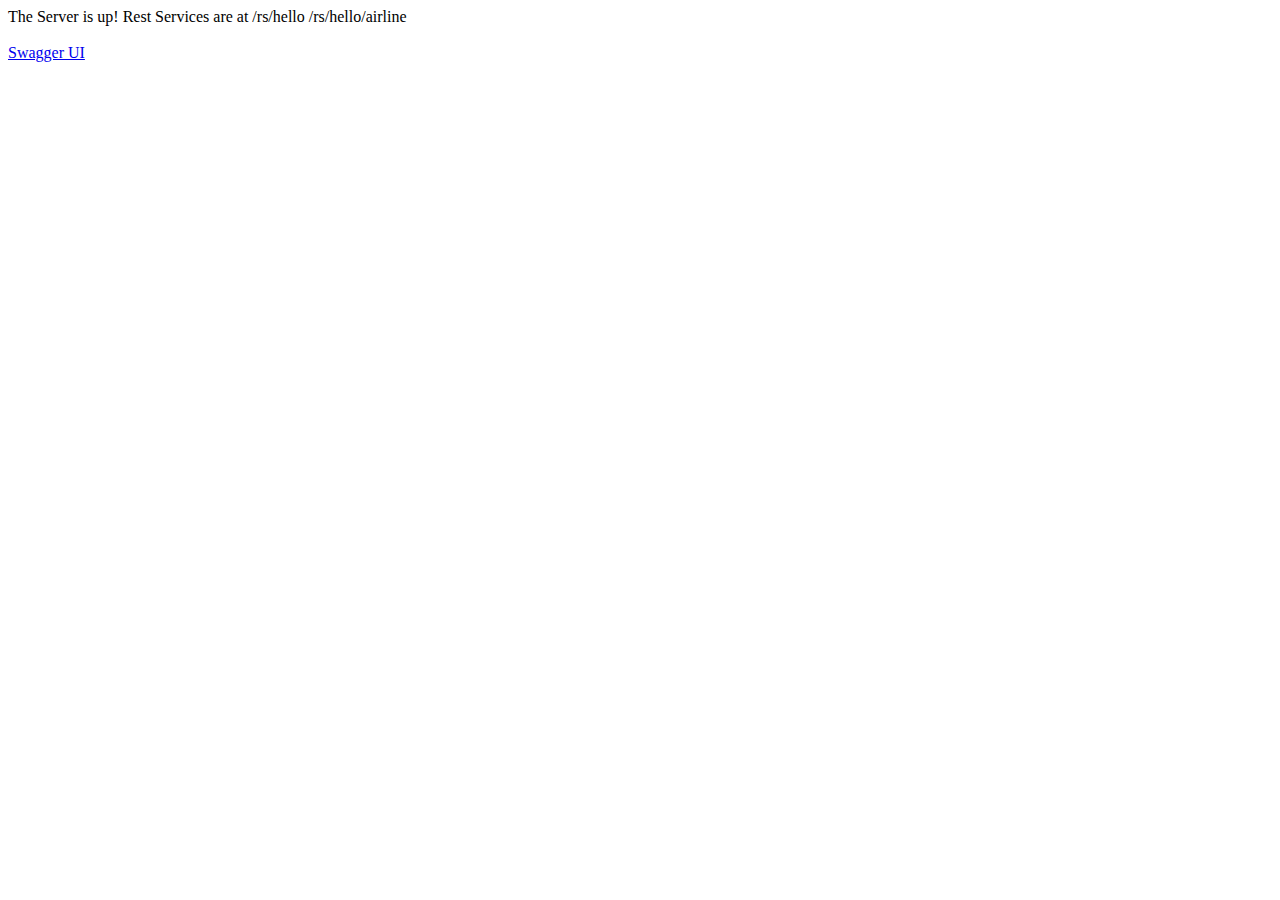
<file: airlinesWebApp/src/main/webapp/index.html>
<!DOCTYPE html>
<html>
<head>
<title>Web Service</title>
</head>

<body>
The Server is up!

Rest Services are at
/rs/hello
/rs/hello/airline

<br />
<br />

<a href="swagger/index.html">Swagger UI</a>

</body>

</html>
</file>
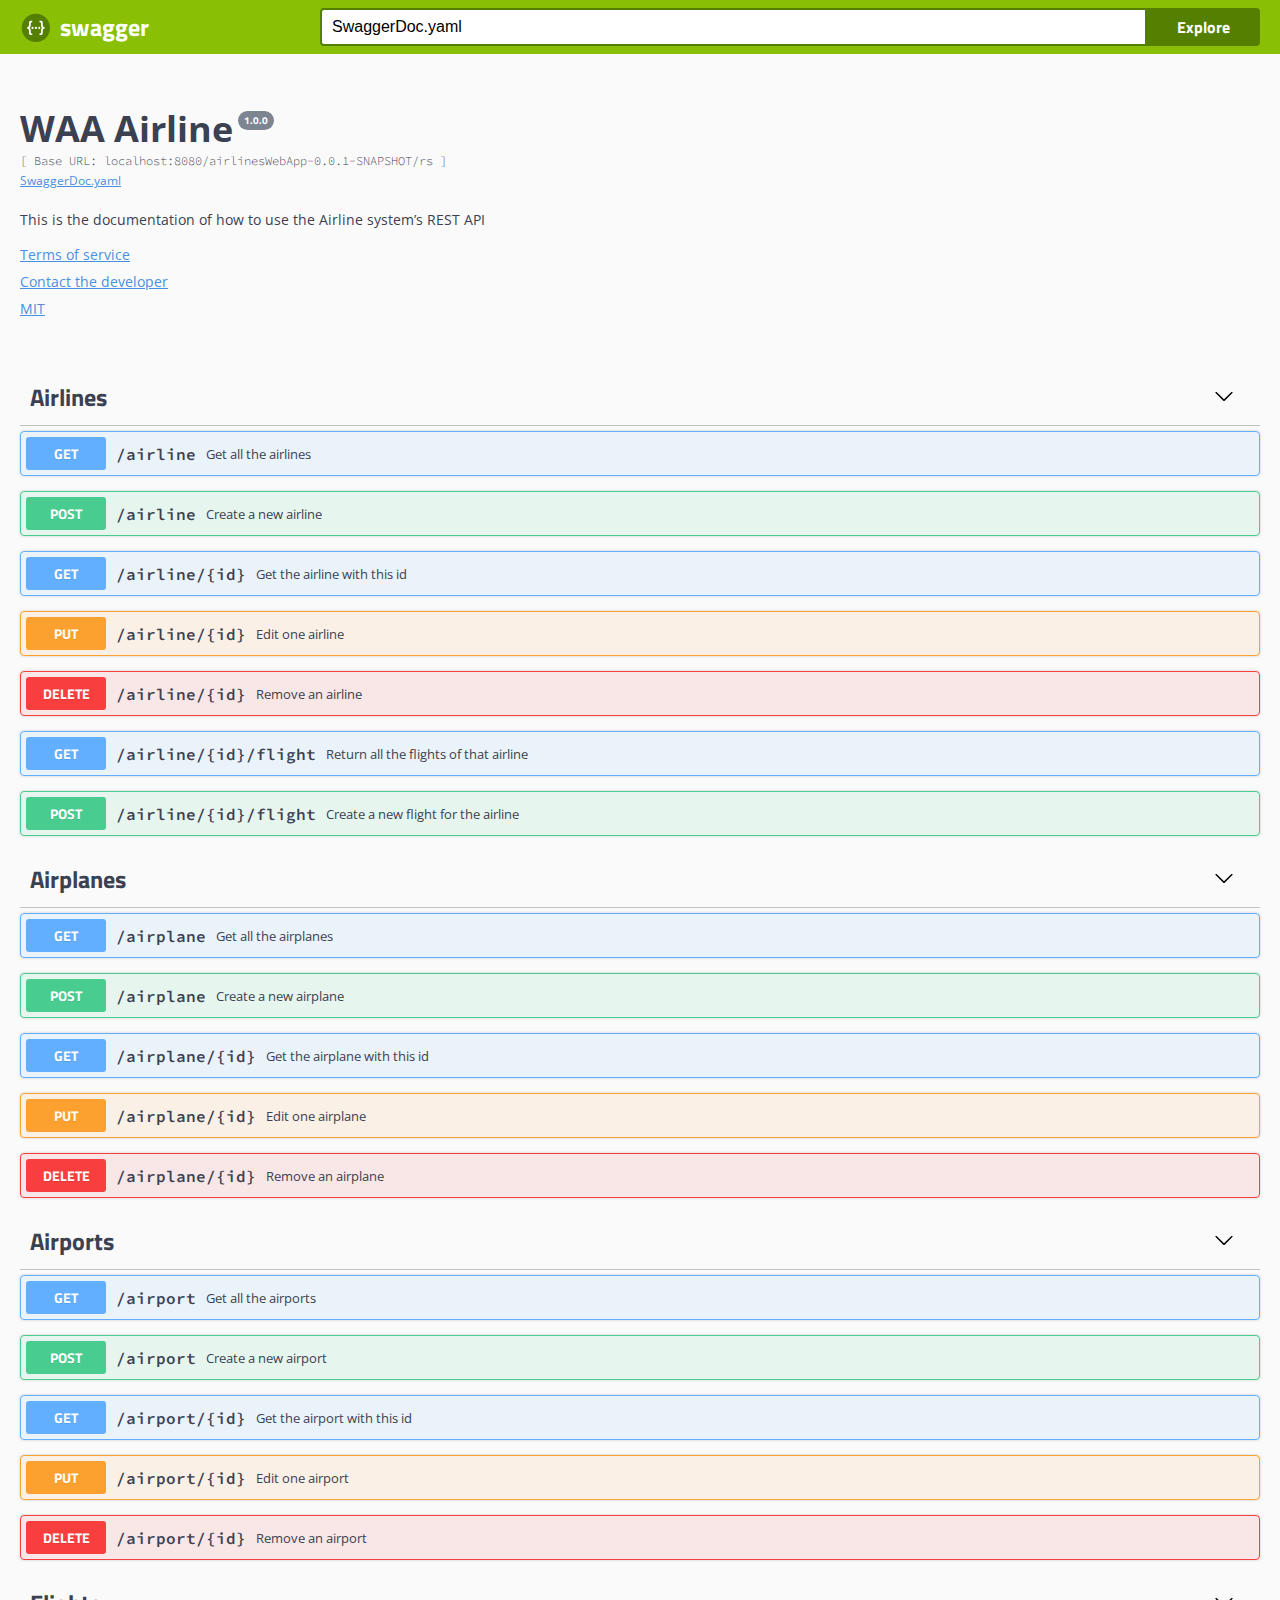
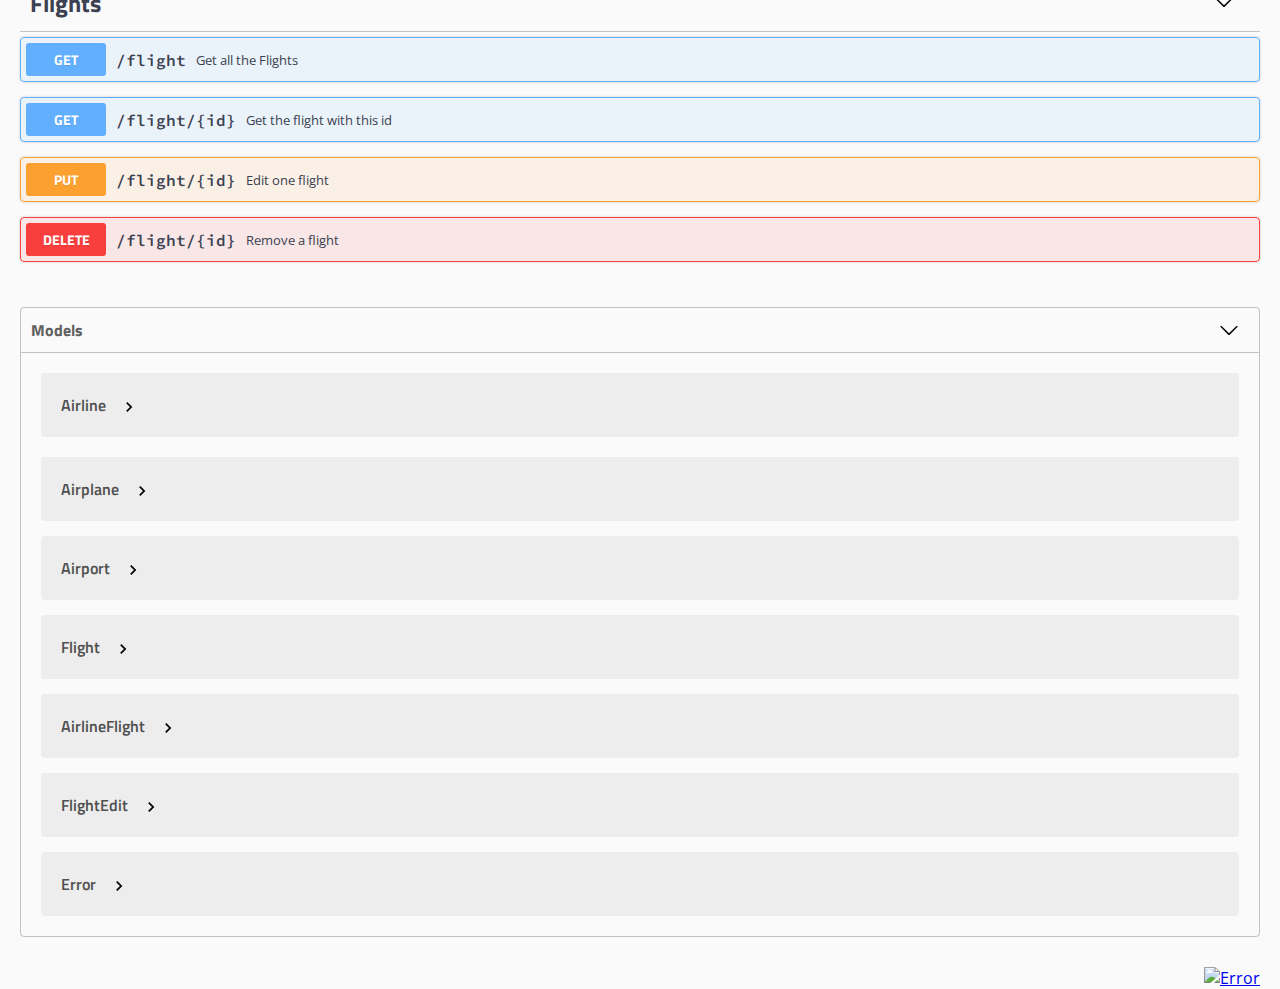
<file: airlinesWebApp/src/main/webapp/swagger/index.html>
<!-- HTML for static distribution bundle build -->
<!DOCTYPE html>
<html lang="en">
<head>
  <meta charset="UTF-8">
  <title>Swagger UI</title>
  <link href="https://fonts.googleapis.com/css?family=Open+Sans:400,700|Source+Code+Pro:300,600|Titillium+Web:400,600,700" rel="stylesheet">
  <link rel="stylesheet" type="text/css" href="./swagger-ui.css" >
  <link rel="icon" type="image/png" href="./favicon-32x32.png" sizes="32x32" />
  <link rel="icon" type="image/png" href="./favicon-16x16.png" sizes="16x16" />
  <style>
    html
    {
      box-sizing: border-box;
      overflow: -moz-scrollbars-vertical;
      overflow-y: scroll;
    }
    *,
    *:before,
    *:after
    {
      box-sizing: inherit;
    }

    body {
      margin:0;
      background: #fafafa;
    }
  </style>
</head>

<body>

<svg xmlns="http://www.w3.org/2000/svg" xmlns:xlink="http://www.w3.org/1999/xlink" style="position:absolute;width:0;height:0">
  <defs>
    <symbol viewBox="0 0 20 20" id="unlocked">
          <path d="M15.8 8H14V5.6C14 2.703 12.665 1 10 1 7.334 1 6 2.703 6 5.6V6h2v-.801C8 3.754 8.797 3 10 3c1.203 0 2 .754 2 2.199V8H4c-.553 0-1 .646-1 1.199V17c0 .549.428 1.139.951 1.307l1.197.387C5.672 18.861 6.55 19 7.1 19h5.8c.549 0 1.428-.139 1.951-.307l1.196-.387c.524-.167.953-.757.953-1.306V9.199C17 8.646 16.352 8 15.8 8z"></path>
    </symbol>

    <symbol viewBox="0 0 20 20" id="locked">
      <path d="M15.8 8H14V5.6C14 2.703 12.665 1 10 1 7.334 1 6 2.703 6 5.6V8H4c-.553 0-1 .646-1 1.199V17c0 .549.428 1.139.951 1.307l1.197.387C5.672 18.861 6.55 19 7.1 19h5.8c.549 0 1.428-.139 1.951-.307l1.196-.387c.524-.167.953-.757.953-1.306V9.199C17 8.646 16.352 8 15.8 8zM12 8H8V5.199C8 3.754 8.797 3 10 3c1.203 0 2 .754 2 2.199V8z"/>
    </symbol>

    <symbol viewBox="0 0 20 20" id="close">
      <path d="M14.348 14.849c-.469.469-1.229.469-1.697 0L10 11.819l-2.651 3.029c-.469.469-1.229.469-1.697 0-.469-.469-.469-1.229 0-1.697l2.758-3.15-2.759-3.152c-.469-.469-.469-1.228 0-1.697.469-.469 1.228-.469 1.697 0L10 8.183l2.651-3.031c.469-.469 1.228-.469 1.697 0 .469.469.469 1.229 0 1.697l-2.758 3.152 2.758 3.15c.469.469.469 1.229 0 1.698z"/>
    </symbol>

    <symbol viewBox="0 0 20 20" id="large-arrow">
      <path d="M13.25 10L6.109 2.58c-.268-.27-.268-.707 0-.979.268-.27.701-.27.969 0l7.83 7.908c.268.271.268.709 0 .979l-7.83 7.908c-.268.271-.701.27-.969 0-.268-.269-.268-.707 0-.979L13.25 10z"/>
    </symbol>

    <symbol viewBox="0 0 20 20" id="large-arrow-down">
      <path d="M17.418 6.109c.272-.268.709-.268.979 0s.271.701 0 .969l-7.908 7.83c-.27.268-.707.268-.979 0l-7.908-7.83c-.27-.268-.27-.701 0-.969.271-.268.709-.268.979 0L10 13.25l7.418-7.141z"/>
    </symbol>


    <symbol viewBox="0 0 24 24" id="jump-to">
      <path d="M19 7v4H5.83l3.58-3.59L8 6l-6 6 6 6 1.41-1.41L5.83 13H21V7z"/>
    </symbol>

    <symbol viewBox="0 0 24 24" id="expand">
      <path d="M10 18h4v-2h-4v2zM3 6v2h18V6H3zm3 7h12v-2H6v2z"/>
    </symbol>

  </defs>
</svg>

<div id="swagger-ui"></div>

<script src="./swagger-ui-bundle.js"> </script>
<script src="./swagger-ui-standalone-preset.js"> </script>
<script>
window.onload = function() {
  
  // Build a system
  const ui = SwaggerUIBundle({
    url: "SwaggerDoc.yaml",
    dom_id: '#swagger-ui',
    deepLinking: true,
    presets: [
      SwaggerUIBundle.presets.apis,
      SwaggerUIStandalonePreset
    ],
    plugins: [
      SwaggerUIBundle.plugins.DownloadUrl
    ],
    layout: "StandaloneLayout"
  })

  window.ui = ui
}
</script>
</body>

</html>
</file>
<file: airlinesWebApp/src/main/webapp/swagger/swagger-ui.css>
.swagger-ui{
  /*! normalize.css v7.0.0 | MIT License | github.com/necolas/normalize.css */font-family:Open Sans,sans-serif;color:#3b4151}.swagger-ui html{line-height:1.15;-ms-text-size-adjust:100%;-webkit-text-size-adjust:100%}.swagger-ui body{margin:0}.swagger-ui article,.swagger-ui aside,.swagger-ui footer,.swagger-ui header,.swagger-ui nav,.swagger-ui section{display:block}.swagger-ui h1{font-size:2em;margin:.67em 0}.swagger-ui figcaption,.swagger-ui figure,.swagger-ui main{display:block}.swagger-ui figure{margin:1em 40px}.swagger-ui hr{-webkit-box-sizing:content-box;box-sizing:content-box;height:0;overflow:visible}.swagger-ui pre{font-family:monospace,monospace;font-size:1em}.swagger-ui a{background-color:transparent;-webkit-text-decoration-skip:objects}.swagger-ui abbr[title]{border-bottom:none;text-decoration:underline;text-decoration:underline dotted}.swagger-ui b,.swagger-ui strong{font-weight:inherit;font-weight:bolder}.swagger-ui code,.swagger-ui kbd,.swagger-ui samp{font-family:monospace,monospace;font-size:1em}.swagger-ui dfn{font-style:italic}.swagger-ui mark{background-color:#ff0;color:#000}.swagger-ui small{font-size:80%}.swagger-ui sub,.swagger-ui sup{font-size:75%;line-height:0;position:relative;vertical-align:baseline}.swagger-ui sub{bottom:-.25em}.swagger-ui sup{top:-.5em}.swagger-ui audio,.swagger-ui video{display:inline-block}.swagger-ui audio:not([controls]){display:none;height:0}.swagger-ui img{border-style:none}.swagger-ui svg:not(:root){overflow:hidden}.swagger-ui button,.swagger-ui input,.swagger-ui optgroup,.swagger-ui select,.swagger-ui textarea{font-family:sans-serif;font-size:100%;line-height:1.15;margin:0}.swagger-ui button,.swagger-ui input{overflow:visible}.swagger-ui button,.swagger-ui select{text-transform:none}.swagger-ui [type=reset],.swagger-ui [type=submit],.swagger-ui button,.swagger-ui html [type=button]{-webkit-appearance:button}.swagger-ui [type=button]::-moz-focus-inner,.swagger-ui [type=reset]::-moz-focus-inner,.swagger-ui [type=submit]::-moz-focus-inner,.swagger-ui button::-moz-focus-inner{border-style:none;padding:0}.swagger-ui [type=button]:-moz-focusring,.swagger-ui [type=reset]:-moz-focusring,.swagger-ui [type=submit]:-moz-focusring,.swagger-ui button:-moz-focusring{outline:1px dotted ButtonText}.swagger-ui fieldset{padding:.35em .75em .625em}.swagger-ui legend{-webkit-box-sizing:border-box;box-sizing:border-box;color:inherit;display:table;max-width:100%;padding:0;white-space:normal}.swagger-ui progress{display:inline-block;vertical-align:baseline}.swagger-ui textarea{overflow:auto}.swagger-ui [type=checkbox],.swagger-ui [type=radio]{-webkit-box-sizing:border-box;box-sizing:border-box;padding:0}.swagger-ui [type=number]::-webkit-inner-spin-button,.swagger-ui [type=number]::-webkit-outer-spin-button{height:auto}.swagger-ui [type=search]{-webkit-appearance:textfield;outline-offset:-2px}.swagger-ui [type=search]::-webkit-search-cancel-button,.swagger-ui [type=search]::-webkit-search-decoration{-webkit-appearance:none}.swagger-ui ::-webkit-file-upload-button{-webkit-appearance:button;font:inherit}.swagger-ui details,.swagger-ui menu{display:block}.swagger-ui summary{display:list-item}.swagger-ui canvas{display:inline-block}.swagger-ui [hidden],.swagger-ui template{display:none}.swagger-ui .debug *{outline:1px solid gold}.swagger-ui .debug-white *{outline:1px solid #fff}.swagger-ui .debug-black *{outline:1px solid #000}.swagger-ui .debug-grid{background:transparent url([data-uri]) repeat 0 0}.swagger-ui .debug-grid-16{background:transparent url([data-uri]) repeat 0 0}.swagger-ui .debug-grid-8-solid{background:#fff url([data-uri]) repeat 0 0}.swagger-ui .debug-grid-16-solid{background:#fff url([data-uri]) repeat 0 0}.swagger-ui .border-box,.swagger-ui a,.swagger-ui article,.swagger-ui body,.swagger-ui code,.swagger-ui dd,.swagger-ui div,.swagger-ui dl,.swagger-ui dt,.swagger-ui fieldset,.swagger-ui footer,.swagger-ui form,.swagger-ui h1,.swagger-ui h2,.swagger-ui h3,.swagger-ui h4,.swagger-ui h5,.swagger-ui h6,.swagger-ui header,.swagger-ui html,.swagger-ui input[type=email],.swagger-ui input[type=number],.swagger-ui input[type=password],.swagger-ui input[type=tel],.swagger-ui input[type=text],.swagger-ui input[type=url],.swagger-ui legend,.swagger-ui li,.swagger-ui main,.swagger-ui ol,.swagger-ui p,.swagger-ui pre,.swagger-ui section,.swagger-ui table,.swagger-ui td,.swagger-ui textarea,.swagger-ui th,.swagger-ui tr,.swagger-ui ul{-webkit-box-sizing:border-box;box-sizing:border-box}.swagger-ui .aspect-ratio{height:0;position:relative}.swagger-ui .aspect-ratio--16x9{padding-bottom:56.25%}.swagger-ui .aspect-ratio--9x16{padding-bottom:177.77%}.swagger-ui .aspect-ratio--4x3{padding-bottom:75%}.swagger-ui .aspect-ratio--3x4{padding-bottom:133.33%}.swagger-ui .aspect-ratio--6x4{padding-bottom:66.6%}.swagger-ui .aspect-ratio--4x6{padding-bottom:150%}.swagger-ui .aspect-ratio--8x5{padding-bottom:62.5%}.swagger-ui .aspect-ratio--5x8{padding-bottom:160%}.swagger-ui .aspect-ratio--7x5{padding-bottom:71.42%}.swagger-ui .aspect-ratio--5x7{padding-bottom:140%}.swagger-ui .aspect-ratio--1x1{padding-bottom:100%}.swagger-ui .aspect-ratio--object{position:absolute;top:0;right:0;bottom:0;left:0;width:100%;height:100%;z-index:100}@media screen and (min-width:30em){.swagger-ui .aspect-ratio-ns{height:0;position:relative}.swagger-ui .aspect-ratio--16x9-ns{padding-bottom:56.25%}.swagger-ui .aspect-ratio--9x16-ns{padding-bottom:177.77%}.swagger-ui .aspect-ratio--4x3-ns{padding-bottom:75%}.swagger-ui .aspect-ratio--3x4-ns{padding-bottom:133.33%}.swagger-ui .aspect-ratio--6x4-ns{padding-bottom:66.6%}.swagger-ui .aspect-ratio--4x6-ns{padding-bottom:150%}.swagger-ui .aspect-ratio--8x5-ns{padding-bottom:62.5%}.swagger-ui .aspect-ratio--5x8-ns{padding-bottom:160%}.swagger-ui .aspect-ratio--7x5-ns{padding-bottom:71.42%}.swagger-ui .aspect-ratio--5x7-ns{padding-bottom:140%}.swagger-ui .aspect-ratio--1x1-ns{padding-bottom:100%}.swagger-ui .aspect-ratio--object-ns{position:absolute;top:0;right:0;bottom:0;left:0;width:100%;height:100%;z-index:100}}@media screen and (min-width:30em) and (max-width:60em){.swagger-ui .aspect-ratio-m{height:0;position:relative}.swagger-ui .aspect-ratio--16x9-m{padding-bottom:56.25%}.swagger-ui .aspect-ratio--9x16-m{padding-bottom:177.77%}.swagger-ui .aspect-ratio--4x3-m{padding-bottom:75%}.swagger-ui .aspect-ratio--3x4-m{padding-bottom:133.33%}.swagger-ui .aspect-ratio--6x4-m{padding-bottom:66.6%}.swagger-ui .aspect-ratio--4x6-m{padding-bottom:150%}.swagger-ui .aspect-ratio--8x5-m{padding-bottom:62.5%}.swagger-ui .aspect-ratio--5x8-m{padding-bottom:160%}.swagger-ui .aspect-ratio--7x5-m{padding-bottom:71.42%}.swagger-ui .aspect-ratio--5x7-m{padding-bottom:140%}.swagger-ui .aspect-ratio--1x1-m{padding-bottom:100%}.swagger-ui .aspect-ratio--object-m{position:absolute;top:0;right:0;bottom:0;left:0;width:100%;height:100%;z-index:100}}@media screen and (min-width:60em){.swagger-ui .aspect-ratio-l{height:0;position:relative}.swagger-ui .aspect-ratio--16x9-l{padding-bottom:56.25%}.swagger-ui .aspect-ratio--9x16-l{padding-bottom:177.77%}.swagger-ui .aspect-ratio--4x3-l{padding-bottom:75%}.swagger-ui .aspect-ratio--3x4-l{padding-bottom:133.33%}.swagger-ui .aspect-ratio--6x4-l{padding-bottom:66.6%}.swagger-ui .aspect-ratio--4x6-l{padding-bottom:150%}.swagger-ui .aspect-ratio--8x5-l{padding-bottom:62.5%}.swagger-ui .aspect-ratio--5x8-l{padding-bottom:160%}.swagger-ui .aspect-ratio--7x5-l{padding-bottom:71.42%}.swagger-ui .aspect-ratio--5x7-l{padding-bottom:140%}.swagger-ui .aspect-ratio--1x1-l{padding-bottom:100%}.swagger-ui .aspect-ratio--object-l{position:absolute;top:0;right:0;bottom:0;left:0;width:100%;height:100%;z-index:100}}.swagger-ui img{max-width:100%}.swagger-ui .cover{background-size:cover!important}.swagger-ui .contain{background-size:contain!important}@media screen and (min-width:30em){.swagger-ui .cover-ns{background-size:cover!important}.swagger-ui .contain-ns{background-size:contain!important}}@media screen and (min-width:30em) and (max-width:60em){.swagger-ui .cover-m{background-size:cover!important}.swagger-ui .contain-m{background-size:contain!important}}@media screen and (min-width:60em){.swagger-ui .cover-l{background-size:cover!important}.swagger-ui .contain-l{background-size:contain!important}}.swagger-ui .bg-center{background-repeat:no-repeat;background-position:50%}.swagger-ui .bg-top{background-repeat:no-repeat;background-position:top}.swagger-ui .bg-right{background-repeat:no-repeat;background-position:100%}.swagger-ui .bg-bottom{background-repeat:no-repeat;background-position:bottom}.swagger-ui .bg-left{background-repeat:no-repeat;background-position:0}@media screen and (min-width:30em){.swagger-ui .bg-center-ns{background-repeat:no-repeat;background-position:50%}.swagger-ui .bg-top-ns{background-repeat:no-repeat;background-position:top}.swagger-ui .bg-right-ns{background-repeat:no-repeat;background-position:100%}.swagger-ui .bg-bottom-ns{background-repeat:no-repeat;background-position:bottom}.swagger-ui .bg-left-ns{background-repeat:no-repeat;background-position:0}}@media screen and (min-width:30em) and (max-width:60em){.swagger-ui .bg-center-m{background-repeat:no-repeat;background-position:50%}.swagger-ui .bg-top-m{background-repeat:no-repeat;background-position:top}.swagger-ui .bg-right-m{background-repeat:no-repeat;background-position:100%}.swagger-ui .bg-bottom-m{background-repeat:no-repeat;background-position:bottom}.swagger-ui .bg-left-m{background-repeat:no-repeat;background-position:0}}@media screen and (min-width:60em){.swagger-ui .bg-center-l{background-repeat:no-repeat;background-position:50%}.swagger-ui .bg-top-l{background-repeat:no-repeat;background-position:top}.swagger-ui .bg-right-l{background-repeat:no-repeat;background-position:100%}.swagger-ui .bg-bottom-l{background-repeat:no-repeat;background-position:bottom}.swagger-ui .bg-left-l{background-repeat:no-repeat;background-position:0}}.swagger-ui .outline{outline:1px solid}.swagger-ui .outline-transparent{outline:1px solid transparent}.swagger-ui .outline-0{outline:0}@media screen and (min-width:30em){.swagger-ui .outline-ns{outline:1px solid}.swagger-ui .outline-transparent-ns{outline:1px solid transparent}.swagger-ui .outline-0-ns{outline:0}}@media screen and (min-width:30em) and (max-width:60em){.swagger-ui .outline-m{outline:1px solid}.swagger-ui .outline-transparent-m{outline:1px solid transparent}.swagger-ui .outline-0-m{outline:0}}@media screen and (min-width:60em){.swagger-ui .outline-l{outline:1px solid}.swagger-ui .outline-transparent-l{outline:1px solid transparent}.swagger-ui .outline-0-l{outline:0}}.swagger-ui .ba{border-style:solid;border-width:1px}.swagger-ui .bt{border-top-style:solid;border-top-width:1px}.swagger-ui .br{border-right-style:solid;border-right-width:1px}.swagger-ui .bb{border-bottom-style:solid;border-bottom-width:1px}.swagger-ui .bl{border-left-style:solid;border-left-width:1px}.swagger-ui .bn{border-style:none;border-width:0}@media screen and (min-width:30em){.swagger-ui .ba-ns{border-style:solid;border-width:1px}.swagger-ui .bt-ns{border-top-style:solid;border-top-width:1px}.swagger-ui .br-ns{border-right-style:solid;border-right-width:1px}.swagger-ui .bb-ns{border-bottom-style:solid;border-bottom-width:1px}.swagger-ui .bl-ns{border-left-style:solid;border-left-width:1px}.swagger-ui .bn-ns{border-style:none;border-width:0}}@media screen and (min-width:30em) and (max-width:60em){.swagger-ui .ba-m{border-style:solid;border-width:1px}.swagger-ui .bt-m{border-top-style:solid;border-top-width:1px}.swagger-ui .br-m{border-right-style:solid;border-right-width:1px}.swagger-ui .bb-m{border-bottom-style:solid;border-bottom-width:1px}.swagger-ui .bl-m{border-left-style:solid;border-left-width:1px}.swagger-ui .bn-m{border-style:none;border-width:0}}@media screen and (min-width:60em){.swagger-ui .ba-l{border-style:solid;border-width:1px}.swagger-ui .bt-l{border-top-style:solid;border-top-width:1px}.swagger-ui .br-l{border-right-style:solid;border-right-width:1px}.swagger-ui .bb-l{border-bottom-style:solid;border-bottom-width:1px}.swagger-ui .bl-l{border-left-style:solid;border-left-width:1px}.swagger-ui .bn-l{border-style:none;border-width:0}}.swagger-ui .b--black{border-color:#000}.swagger-ui .b--near-black{border-color:#111}.swagger-ui .b--dark-gray{border-color:#333}.swagger-ui .b--mid-gray{border-color:#555}.swagger-ui .b--gray{border-color:#777}.swagger-ui .b--silver{border-color:#999}.swagger-ui .b--light-silver{border-color:#aaa}.swagger-ui .b--moon-gray{border-color:#ccc}.swagger-ui .b--light-gray{border-color:#eee}.swagger-ui .b--near-white{border-color:#f4f4f4}.swagger-ui .b--white{border-color:#fff}.swagger-ui .b--white-90{border-color:hsla(0,0%,100%,.9)}.swagger-ui .b--white-80{border-color:hsla(0,0%,100%,.8)}.swagger-ui .b--white-70{border-color:hsla(0,0%,100%,.7)}.swagger-ui .b--white-60{border-color:hsla(0,0%,100%,.6)}.swagger-ui .b--white-50{border-color:hsla(0,0%,100%,.5)}.swagger-ui .b--white-40{border-color:hsla(0,0%,100%,.4)}.swagger-ui .b--white-30{border-color:hsla(0,0%,100%,.3)}.swagger-ui .b--white-20{border-color:hsla(0,0%,100%,.2)}.swagger-ui .b--white-10{border-color:hsla(0,0%,100%,.1)}.swagger-ui .b--white-05{border-color:hsla(0,0%,100%,.05)}.swagger-ui .b--white-025{border-color:hsla(0,0%,100%,.025)}.swagger-ui .b--white-0125{border-color:hsla(0,0%,100%,.0125)}.swagger-ui .b--black-90{border-color:rgba(0,0,0,.9)}.swagger-ui .b--black-80{border-color:rgba(0,0,0,.8)}.swagger-ui .b--black-70{border-color:rgba(0,0,0,.7)}.swagger-ui .b--black-60{border-color:rgba(0,0,0,.6)}.swagger-ui .b--black-50{border-color:rgba(0,0,0,.5)}.swagger-ui .b--black-40{border-color:rgba(0,0,0,.4)}.swagger-ui .b--black-30{border-color:rgba(0,0,0,.3)}.swagger-ui .b--black-20{border-color:rgba(0,0,0,.2)}.swagger-ui .b--black-10{border-color:rgba(0,0,0,.1)}.swagger-ui .b--black-05{border-color:rgba(0,0,0,.05)}.swagger-ui .b--black-025{border-color:rgba(0,0,0,.025)}.swagger-ui .b--black-0125{border-color:rgba(0,0,0,.0125)}.swagger-ui .b--dark-red{border-color:#e7040f}.swagger-ui .b--red{border-color:#ff4136}.swagger-ui .b--light-red{border-color:#ff725c}.swagger-ui .b--orange{border-color:#ff6300}.swagger-ui .b--gold{border-color:#ffb700}.swagger-ui .b--yellow{border-color:gold}.swagger-ui .b--light-yellow{border-color:#fbf1a9}.swagger-ui .b--purple{border-color:#5e2ca5}.swagger-ui .b--light-purple{border-color:#a463f2}.swagger-ui .b--dark-pink{border-color:#d5008f}.swagger-ui .b--hot-pink{border-color:#ff41b4}.swagger-ui .b--pink{border-color:#ff80cc}.swagger-ui .b--light-pink{border-color:#ffa3d7}.swagger-ui .b--dark-green{border-color:#137752}.swagger-ui .b--green{border-color:#19a974}.swagger-ui .b--light-green{border-color:#9eebcf}.swagger-ui .b--navy{border-color:#001b44}.swagger-ui .b--dark-blue{border-color:#00449e}.swagger-ui .b--blue{border-color:#357edd}.swagger-ui .b--light-blue{border-color:#96ccff}.swagger-ui .b--lightest-blue{border-color:#cdecff}.swagger-ui .b--washed-blue{border-color:#f6fffe}.swagger-ui .b--washed-green{border-color:#e8fdf5}.swagger-ui .b--washed-yellow{border-color:#fffceb}.swagger-ui .b--washed-red{border-color:#ffdfdf}.swagger-ui .b--transparent{border-color:transparent}.swagger-ui .b--inherit{border-color:inherit}.swagger-ui .br0{border-radius:0}.swagger-ui .br1{border-radius:.125rem}.swagger-ui .br2{border-radius:.25rem}.swagger-ui .br3{border-radius:.5rem}.swagger-ui .br4{border-radius:1rem}.swagger-ui .br-100{border-radius:100%}.swagger-ui .br-pill{border-radius:9999px}.swagger-ui .br--bottom{border-top-left-radius:0;border-top-right-radius:0}.swagger-ui .br--top{border-bottom-left-radius:0;border-bottom-right-radius:0}.swagger-ui .br--right{border-top-left-radius:0;border-bottom-left-radius:0}.swagger-ui .br--left{border-top-right-radius:0;border-bottom-right-radius:0}@media screen and (min-width:30em){.swagger-ui .br0-ns{border-radius:0}.swagger-ui .br1-ns{border-radius:.125rem}.swagger-ui .br2-ns{border-radius:.25rem}.swagger-ui .br3-ns{border-radius:.5rem}.swagger-ui .br4-ns{border-radius:1rem}.swagger-ui .br-100-ns{border-radius:100%}.swagger-ui .br-pill-ns{border-radius:9999px}.swagger-ui .br--bottom-ns{border-top-left-radius:0;border-top-right-radius:0}.swagger-ui .br--top-ns{border-bottom-left-radius:0;border-bottom-right-radius:0}.swagger-ui .br--right-ns{border-top-left-radius:0;border-bottom-left-radius:0}.swagger-ui .br--left-ns{border-top-right-radius:0;border-bottom-right-radius:0}}@media screen and (min-width:30em) and (max-width:60em){.swagger-ui .br0-m{border-radius:0}.swagger-ui .br1-m{border-radius:.125rem}.swagger-ui .br2-m{border-radius:.25rem}.swagger-ui .br3-m{border-radius:.5rem}.swagger-ui .br4-m{border-radius:1rem}.swagger-ui .br-100-m{border-radius:100%}.swagger-ui .br-pill-m{border-radius:9999px}.swagger-ui .br--bottom-m{border-top-left-radius:0;border-top-right-radius:0}.swagger-ui .br--top-m{border-bottom-left-radius:0;border-bottom-right-radius:0}.swagger-ui .br--right-m{border-top-left-radius:0;border-bottom-left-radius:0}.swagger-ui .br--left-m{border-top-right-radius:0;border-bottom-right-radius:0}}@media screen and (min-width:60em){.swagger-ui .br0-l{border-radius:0}.swagger-ui .br1-l{border-radius:.125rem}.swagger-ui .br2-l{border-radius:.25rem}.swagger-ui .br3-l{border-radius:.5rem}.swagger-ui .br4-l{border-radius:1rem}.swagger-ui .br-100-l{border-radius:100%}.swagger-ui .br-pill-l{border-radius:9999px}.swagger-ui .br--bottom-l{border-radius-top-left:0;border-radius-top-right:0}.swagger-ui .br--top-l{border-bottom-left-radius:0;border-bottom-right-radius:0}.swagger-ui .br--right-l{border-top-left-radius:0;border-bottom-left-radius:0}.swagger-ui .br--left-l{border-top-right-radius:0;border-bottom-right-radius:0}}.swagger-ui .b--dotted{border-style:dotted}.swagger-ui .b--dashed{border-style:dashed}.swagger-ui .b--solid{border-style:solid}.swagger-ui .b--none{border-style:none}@media screen and (min-width:30em){.swagger-ui .b--dotted-ns{border-style:dotted}.swagger-ui .b--dashed-ns{border-style:dashed}.swagger-ui .b--solid-ns{border-style:solid}.swagger-ui .b--none-ns{border-style:none}}@media screen and (min-width:30em) and (max-width:60em){.swagger-ui .b--dotted-m{border-style:dotted}.swagger-ui .b--dashed-m{border-style:dashed}.swagger-ui .b--solid-m{border-style:solid}.swagger-ui .b--none-m{border-style:none}}@media screen and (min-width:60em){.swagger-ui .b--dotted-l{border-style:dotted}.swagger-ui .b--dashed-l{border-style:dashed}.swagger-ui .b--solid-l{border-style:solid}.swagger-ui .b--none-l{border-style:none}}.swagger-ui .bw0{border-width:0}.swagger-ui .bw1{border-width:.125rem}.swagger-ui .bw2{border-width:.25rem}.swagger-ui .bw3{border-width:.5rem}.swagger-ui .bw4{border-width:1rem}.swagger-ui .bw5{border-width:2rem}.swagger-ui .bt-0{border-top-width:0}.swagger-ui .br-0{border-right-width:0}.swagger-ui .bb-0{border-bottom-width:0}.swagger-ui .bl-0{border-left-width:0}@media screen and (min-width:30em){.swagger-ui .bw0-ns{border-width:0}.swagger-ui .bw1-ns{border-width:.125rem}.swagger-ui .bw2-ns{border-width:.25rem}.swagger-ui .bw3-ns{border-width:.5rem}.swagger-ui .bw4-ns{border-width:1rem}.swagger-ui .bw5-ns{border-width:2rem}.swagger-ui .bt-0-ns{border-top-width:0}.swagger-ui .br-0-ns{border-right-width:0}.swagger-ui .bb-0-ns{border-bottom-width:0}.swagger-ui .bl-0-ns{border-left-width:0}}@media screen and (min-width:30em) and (max-width:60em){.swagger-ui .bw0-m{border-width:0}.swagger-ui .bw1-m{border-width:.125rem}.swagger-ui .bw2-m{border-width:.25rem}.swagger-ui .bw3-m{border-width:.5rem}.swagger-ui .bw4-m{border-width:1rem}.swagger-ui .bw5-m{border-width:2rem}.swagger-ui .bt-0-m{border-top-width:0}.swagger-ui .br-0-m{border-right-width:0}.swagger-ui .bb-0-m{border-bottom-width:0}.swagger-ui .bl-0-m{border-left-width:0}}@media screen and (min-width:60em){.swagger-ui .bw0-l{border-width:0}.swagger-ui .bw1-l{border-width:.125rem}.swagger-ui .bw2-l{border-width:.25rem}.swagger-ui .bw3-l{border-width:.5rem}.swagger-ui .bw4-l{border-width:1rem}.swagger-ui .bw5-l{border-width:2rem}.swagger-ui .bt-0-l{border-top-width:0}.swagger-ui .br-0-l{border-right-width:0}.swagger-ui .bb-0-l{border-bottom-width:0}.swagger-ui .bl-0-l{border-left-width:0}}.swagger-ui .shadow-1{-webkit-box-shadow:0 0 4px 2px rgba(0,0,0,.2);box-shadow:0 0 4px 2px rgba(0,0,0,.2)}.swagger-ui .shadow-2{-webkit-box-shadow:0 0 8px 2px rgba(0,0,0,.2);box-shadow:0 0 8px 2px rgba(0,0,0,.2)}.swagger-ui .shadow-3{-webkit-box-shadow:2px 2px 4px 2px rgba(0,0,0,.2);box-shadow:2px 2px 4px 2px rgba(0,0,0,.2)}.swagger-ui .shadow-4{-webkit-box-shadow:2px 2px 8px 0 rgba(0,0,0,.2);box-shadow:2px 2px 8px 0 rgba(0,0,0,.2)}.swagger-ui .shadow-5{-webkit-box-shadow:4px 4px 8px 0 rgba(0,0,0,.2);box-shadow:4px 4px 8px 0 rgba(0,0,0,.2)}@media screen and (min-width:30em){.swagger-ui .shadow-1-ns{-webkit-box-shadow:0 0 4px 2px rgba(0,0,0,.2);box-shadow:0 0 4px 2px rgba(0,0,0,.2)}.swagger-ui .shadow-2-ns{-webkit-box-shadow:0 0 8px 2px rgba(0,0,0,.2);box-shadow:0 0 8px 2px rgba(0,0,0,.2)}.swagger-ui .shadow-3-ns{-webkit-box-shadow:2px 2px 4px 2px rgba(0,0,0,.2);box-shadow:2px 2px 4px 2px rgba(0,0,0,.2)}.swagger-ui .shadow-4-ns{-webkit-box-shadow:2px 2px 8px 0 rgba(0,0,0,.2);box-shadow:2px 2px 8px 0 rgba(0,0,0,.2)}.swagger-ui .shadow-5-ns{-webkit-box-shadow:4px 4px 8px 0 rgba(0,0,0,.2);box-shadow:4px 4px 8px 0 rgba(0,0,0,.2)}}@media screen and (min-width:30em) and (max-width:60em){.swagger-ui .shadow-1-m{-webkit-box-shadow:0 0 4px 2px rgba(0,0,0,.2);box-shadow:0 0 4px 2px rgba(0,0,0,.2)}.swagger-ui .shadow-2-m{-webkit-box-shadow:0 0 8px 2px rgba(0,0,0,.2);box-shadow:0 0 8px 2px rgba(0,0,0,.2)}.swagger-ui .shadow-3-m{-webkit-box-shadow:2px 2px 4px 2px rgba(0,0,0,.2);box-shadow:2px 2px 4px 2px rgba(0,0,0,.2)}.swagger-ui .shadow-4-m{-webkit-box-shadow:2px 2px 8px 0 rgba(0,0,0,.2);box-shadow:2px 2px 8px 0 rgba(0,0,0,.2)}.swagger-ui .shadow-5-m{-webkit-box-shadow:4px 4px 8px 0 rgba(0,0,0,.2);box-shadow:4px 4px 8px 0 rgba(0,0,0,.2)}}@media screen and (min-width:60em){.swagger-ui .shadow-1-l{-webkit-box-shadow:0 0 4px 2px rgba(0,0,0,.2);box-shadow:0 0 4px 2px rgba(0,0,0,.2)}.swagger-ui .shadow-2-l{-webkit-box-shadow:0 0 8px 2px rgba(0,0,0,.2);box-shadow:0 0 8px 2px rgba(0,0,0,.2)}.swagger-ui .shadow-3-l{-webkit-box-shadow:2px 2px 4px 2px rgba(0,0,0,.2);box-shadow:2px 2px 4px 2px rgba(0,0,0,.2)}.swagger-ui .shadow-4-l{-webkit-box-shadow:2px 2px 8px 0 rgba(0,0,0,.2);box-shadow:2px 2px 8px 0 rgba(0,0,0,.2)}.swagger-ui .shadow-5-l{-webkit-box-shadow:4px 4px 8px 0 rgba(0,0,0,.2);box-shadow:4px 4px 8px 0 rgba(0,0,0,.2)}}.swagger-ui .pre{overflow-x:auto;overflow-y:hidden;overflow:scroll}.swagger-ui .top-0{top:0}.swagger-ui .right-0{right:0}.swagger-ui .bottom-0{bottom:0}.swagger-ui .left-0{left:0}.swagger-ui .top-1{top:1rem}.swagger-ui .right-1{right:1rem}.swagger-ui .bottom-1{bottom:1rem}.swagger-ui .left-1{left:1rem}.swagger-ui .top-2{top:2rem}.swagger-ui .right-2{right:2rem}.swagger-ui .bottom-2{bottom:2rem}.swagger-ui .left-2{left:2rem}.swagger-ui .top--1{top:-1rem}.swagger-ui .right--1{right:-1rem}.swagger-ui .bottom--1{bottom:-1rem}.swagger-ui .left--1{left:-1rem}.swagger-ui .top--2{top:-2rem}.swagger-ui .right--2{right:-2rem}.swagger-ui .bottom--2{bottom:-2rem}.swagger-ui .left--2{left:-2rem}.swagger-ui .absolute--fill{top:0;right:0;bottom:0;left:0}@media screen and (min-width:30em){.swagger-ui .top-0-ns{top:0}.swagger-ui .left-0-ns{left:0}.swagger-ui .right-0-ns{right:0}.swagger-ui .bottom-0-ns{bottom:0}.swagger-ui .top-1-ns{top:1rem}.swagger-ui .left-1-ns{left:1rem}.swagger-ui .right-1-ns{right:1rem}.swagger-ui .bottom-1-ns{bottom:1rem}.swagger-ui .top-2-ns{top:2rem}.swagger-ui .left-2-ns{left:2rem}.swagger-ui .right-2-ns{right:2rem}.swagger-ui .bottom-2-ns{bottom:2rem}.swagger-ui .top--1-ns{top:-1rem}.swagger-ui .right--1-ns{right:-1rem}.swagger-ui .bottom--1-ns{bottom:-1rem}.swagger-ui .left--1-ns{left:-1rem}.swagger-ui .top--2-ns{top:-2rem}.swagger-ui .right--2-ns{right:-2rem}.swagger-ui .bottom--2-ns{bottom:-2rem}.swagger-ui .left--2-ns{left:-2rem}.swagger-ui .absolute--fill-ns{top:0;right:0;bottom:0;left:0}}@media screen and (min-width:30em) and (max-width:60em){.swagger-ui .top-0-m{top:0}.swagger-ui .left-0-m{left:0}.swagger-ui .right-0-m{right:0}.swagger-ui .bottom-0-m{bottom:0}.swagger-ui .top-1-m{top:1rem}.swagger-ui .left-1-m{left:1rem}.swagger-ui .right-1-m{right:1rem}.swagger-ui .bottom-1-m{bottom:1rem}.swagger-ui .top-2-m{top:2rem}.swagger-ui .left-2-m{left:2rem}.swagger-ui .right-2-m{right:2rem}.swagger-ui .bottom-2-m{bottom:2rem}.swagger-ui .top--1-m{top:-1rem}.swagger-ui .right--1-m{right:-1rem}.swagger-ui .bottom--1-m{bottom:-1rem}.swagger-ui .left--1-m{left:-1rem}.swagger-ui .top--2-m{top:-2rem}.swagger-ui .right--2-m{right:-2rem}.swagger-ui .bottom--2-m{bottom:-2rem}.swagger-ui .left--2-m{left:-2rem}.swagger-ui .absolute--fill-m{top:0;right:0;bottom:0;left:0}}@media screen and (min-width:60em){.swagger-ui .top-0-l{top:0}.swagger-ui .left-0-l{left:0}.swagger-ui .right-0-l{right:0}.swagger-ui .bottom-0-l{bottom:0}.swagger-ui .top-1-l{top:1rem}.swagger-ui .left-1-l{left:1rem}.swagger-ui .right-1-l{right:1rem}.swagger-ui .bottom-1-l{bottom:1rem}.swagger-ui .top-2-l{top:2rem}.swagger-ui .left-2-l{left:2rem}.swagger-ui .right-2-l{right:2rem}.swagger-ui .bottom-2-l{bottom:2rem}.swagger-ui .top--1-l{top:-1rem}.swagger-ui .right--1-l{right:-1rem}.swagger-ui .bottom--1-l{bottom:-1rem}.swagger-ui .left--1-l{left:-1rem}.swagger-ui .top--2-l{top:-2rem}.swagger-ui .right--2-l{right:-2rem}.swagger-ui .bottom--2-l{bottom:-2rem}.swagger-ui .left--2-l{left:-2rem}.swagger-ui .absolute--fill-l{top:0;right:0;bottom:0;left:0}}.swagger-ui .cf:after,.swagger-ui .cf:before{content:" ";display:table}.swagger-ui .cf:after{clear:both}.swagger-ui .cf{*zoom:1}.swagger-ui .cl{clear:left}.swagger-ui .cr{clear:right}.swagger-ui .cb{clear:both}.swagger-ui .cn{clear:none}@media screen and (min-width:30em){.swagger-ui .cl-ns{clear:left}.swagger-ui .cr-ns{clear:right}.swagger-ui .cb-ns{clear:both}.swagger-ui .cn-ns{clear:none}}@media screen and (min-width:30em) and (max-width:60em){.swagger-ui .cl-m{clear:left}.swagger-ui .cr-m{clear:right}.swagger-ui .cb-m{clear:both}.swagger-ui .cn-m{clear:none}}@media screen and (min-width:60em){.swagger-ui .cl-l{clear:left}.swagger-ui .cr-l{clear:right}.swagger-ui .cb-l{clear:both}.swagger-ui .cn-l{clear:none}}.swagger-ui .dn{display:none}.swagger-ui .di{display:inline}.swagger-ui .db{display:block}.swagger-ui .dib{display:inline-block}.swagger-ui .dit{display:inline-table}.swagger-ui .dt{display:table}.swagger-ui .dtc{display:table-cell}.swagger-ui .dt-row{display:table-row}.swagger-ui .dt-row-group{display:table-row-group}.swagger-ui .dt-column{display:table-column}.swagger-ui .dt-column-group{display:table-column-group}.swagger-ui .dt--fixed{table-layout:fixed;width:100%}@media screen and (min-width:30em){.swagger-ui .dn-ns{display:none}.swagger-ui .di-ns{display:inline}.swagger-ui .db-ns{display:block}.swagger-ui .dib-ns{display:inline-block}.swagger-ui .dit-ns{display:inline-table}.swagger-ui .dt-ns{display:table}.swagger-ui .dtc-ns{display:table-cell}.swagger-ui .dt-row-ns{display:table-row}.swagger-ui .dt-row-group-ns{display:table-row-group}.swagger-ui .dt-column-ns{display:table-column}.swagger-ui .dt-column-group-ns{display:table-column-group}.swagger-ui .dt--fixed-ns{table-layout:fixed;width:100%}}@media screen and (min-width:30em) and (max-width:60em){.swagger-ui .dn-m{display:none}.swagger-ui .di-m{display:inline}.swagger-ui .db-m{display:block}.swagger-ui .dib-m{display:inline-block}.swagger-ui .dit-m{display:inline-table}.swagger-ui .dt-m{display:table}.swagger-ui .dtc-m{display:table-cell}.swagger-ui .dt-row-m{display:table-row}.swagger-ui .dt-row-group-m{display:table-row-group}.swagger-ui .dt-column-m{display:table-column}.swagger-ui .dt-column-group-m{display:table-column-group}.swagger-ui .dt--fixed-m{table-layout:fixed;width:100%}}@media screen and (min-width:60em){.swagger-ui .dn-l{display:none}.swagger-ui .di-l{display:inline}.swagger-ui .db-l{display:block}.swagger-ui .dib-l{display:inline-block}.swagger-ui .dit-l{display:inline-table}.swagger-ui .dt-l{display:table}.swagger-ui .dtc-l{display:table-cell}.swagger-ui .dt-row-l{display:table-row}.swagger-ui .dt-row-group-l{display:table-row-group}.swagger-ui .dt-column-l{display:table-column}.swagger-ui .dt-column-group-l{display:table-column-group}.swagger-ui .dt--fixed-l{table-layout:fixed;width:100%}}.swagger-ui .flex{display:-webkit-box;display:-ms-flexbox;display:flex}.swagger-ui .inline-flex{display:-webkit-inline-box;display:-ms-inline-flexbox;display:inline-flex}.swagger-ui .flex-auto{-webkit-box-flex:1;-ms-flex:1 1 auto;flex:1 1 auto;min-width:0;min-height:0}.swagger-ui .flex-none{-webkit-box-flex:0;-ms-flex:none;flex:none}.swagger-ui .flex-column{-webkit-box-orient:vertical;-webkit-box-direction:normal;-ms-flex-direction:column;flex-direction:column}.swagger-ui .flex-row{-webkit-box-orient:horizontal;-webkit-box-direction:normal;-ms-flex-direction:row;flex-direction:row}.swagger-ui .flex-wrap{-ms-flex-wrap:wrap;flex-wrap:wrap}.swagger-ui .flex-nowrap{-ms-flex-wrap:nowrap;flex-wrap:nowrap}.swagger-ui .flex-wrap-reverse{-ms-flex-wrap:wrap-reverse;flex-wrap:wrap-reverse}.swagger-ui .flex-column-reverse{-webkit-box-orient:vertical;-webkit-box-direction:reverse;-ms-flex-direction:column-reverse;flex-direction:column-reverse}.swagger-ui .flex-row-reverse{-webkit-box-orient:horizontal;-webkit-box-direction:reverse;-ms-flex-direction:row-reverse;flex-direction:row-reverse}.swagger-ui .items-start{-webkit-box-align:start;-ms-flex-align:start;align-items:flex-start}.swagger-ui .items-end{-webkit-box-align:end;-ms-flex-align:end;align-items:flex-end}.swagger-ui .items-center{-webkit-box-align:center;-ms-flex-align:center;align-items:center}.swagger-ui .items-baseline{-webkit-box-align:baseline;-ms-flex-align:baseline;align-items:baseline}.swagger-ui .items-stretch{-webkit-box-align:stretch;-ms-flex-align:stretch;align-items:stretch}.swagger-ui .self-start{-ms-flex-item-align:start;align-self:flex-start}.swagger-ui .self-end{-ms-flex-item-align:end;align-self:flex-end}.swagger-ui .self-center{-ms-flex-item-align:center;align-self:center}.swagger-ui .self-baseline{-ms-flex-item-align:baseline;align-self:baseline}.swagger-ui .self-stretch{-ms-flex-item-align:stretch;align-self:stretch}.swagger-ui .justify-start{-webkit-box-pack:start;-ms-flex-pack:start;justify-content:flex-start}.swagger-ui .justify-end{-webkit-box-pack:end;-ms-flex-pack:end;justify-content:flex-end}.swagger-ui .justify-center{-webkit-box-pack:center;-ms-flex-pack:center;justify-content:center}.swagger-ui .justify-between{-webkit-box-pack:justify;-ms-flex-pack:justify;justify-content:space-between}.swagger-ui .justify-around{-ms-flex-pack:distribute;justify-content:space-around}.swagger-ui .content-start{-ms-flex-line-pack:start;align-content:flex-start}.swagger-ui .content-end{-ms-flex-line-pack:end;align-content:flex-end}.swagger-ui .content-center{-ms-flex-line-pack:center;align-content:center}.swagger-ui .content-between{-ms-flex-line-pack:justify;align-content:space-between}.swagger-ui .content-around{-ms-flex-line-pack:distribute;align-content:space-around}.swagger-ui .content-stretch{-ms-flex-line-pack:stretch;align-content:stretch}.swagger-ui .order-0{-webkit-box-ordinal-group:1;-ms-flex-order:0;order:0}.swagger-ui .order-1{-webkit-box-ordinal-group:2;-ms-flex-order:1;order:1}.swagger-ui .order-2{-webkit-box-ordinal-group:3;-ms-flex-order:2;order:2}.swagger-ui .order-3{-webkit-box-ordinal-group:4;-ms-flex-order:3;order:3}.swagger-ui .order-4{-webkit-box-ordinal-group:5;-ms-flex-order:4;order:4}.swagger-ui .order-5{-webkit-box-ordinal-group:6;-ms-flex-order:5;order:5}.swagger-ui .order-6{-webkit-box-ordinal-group:7;-ms-flex-order:6;order:6}.swagger-ui .order-7{-webkit-box-ordinal-group:8;-ms-flex-order:7;order:7}.swagger-ui .order-8{-webkit-box-ordinal-group:9;-ms-flex-order:8;order:8}.swagger-ui .order-last{-webkit-box-ordinal-group:100000;-ms-flex-order:99999;order:99999}.swagger-ui .flex-grow-0{-webkit-box-flex:0;-ms-flex-positive:0;flex-grow:0}.swagger-ui .flex-grow-1{-webkit-box-flex:1;-ms-flex-positive:1;flex-grow:1}.swagger-ui .flex-shrink-0{-ms-flex-negative:0;flex-shrink:0}.swagger-ui .flex-shrink-1{-ms-flex-negative:1;flex-shrink:1}@media screen and (min-width:30em){.swagger-ui .flex-ns{display:-webkit-box;display:-ms-flexbox;display:flex}.swagger-ui .inline-flex-ns{display:-webkit-inline-box;display:-ms-inline-flexbox;display:inline-flex}.swagger-ui .flex-auto-ns{-webkit-box-flex:1;-ms-flex:1 1 auto;flex:1 1 auto;min-width:0;min-height:0}.swagger-ui .flex-none-ns{-webkit-box-flex:0;-ms-flex:none;flex:none}.swagger-ui .flex-column-ns{-webkit-box-orient:vertical;-webkit-box-direction:normal;-ms-flex-direction:column;flex-direction:column}.swagger-ui .flex-row-ns{-webkit-box-orient:horizontal;-webkit-box-direction:normal;-ms-flex-direction:row;flex-direction:row}.swagger-ui .flex-wrap-ns{-ms-flex-wrap:wrap;flex-wrap:wrap}.swagger-ui .flex-nowrap-ns{-ms-flex-wrap:nowrap;flex-wrap:nowrap}.swagger-ui .flex-wrap-reverse-ns{-ms-flex-wrap:wrap-reverse;flex-wrap:wrap-reverse}.swagger-ui .flex-column-reverse-ns{-webkit-box-orient:vertical;-webkit-box-direction:reverse;-ms-flex-direction:column-reverse;flex-direction:column-reverse}.swagger-ui .flex-row-reverse-ns{-webkit-box-orient:horizontal;-webkit-box-direction:reverse;-ms-flex-direction:row-reverse;flex-direction:row-reverse}.swagger-ui .items-start-ns{-webkit-box-align:start;-ms-flex-align:start;align-items:flex-start}.swagger-ui .items-end-ns{-webkit-box-align:end;-ms-flex-align:end;align-items:flex-end}.swagger-ui .items-center-ns{-webkit-box-align:center;-ms-flex-align:center;align-items:center}.swagger-ui .items-baseline-ns{-webkit-box-align:baseline;-ms-flex-align:baseline;align-items:baseline}.swagger-ui .items-stretch-ns{-webkit-box-align:stretch;-ms-flex-align:stretch;align-items:stretch}.swagger-ui .self-start-ns{-ms-flex-item-align:start;align-self:flex-start}.swagger-ui .self-end-ns{-ms-flex-item-align:end;align-self:flex-end}.swagger-ui .self-center-ns{-ms-flex-item-align:center;align-self:center}.swagger-ui .self-baseline-ns{-ms-flex-item-align:baseline;align-self:baseline}.swagger-ui .self-stretch-ns{-ms-flex-item-align:stretch;align-self:stretch}.swagger-ui .justify-start-ns{-webkit-box-pack:start;-ms-flex-pack:start;justify-content:flex-start}.swagger-ui .justify-end-ns{-webkit-box-pack:end;-ms-flex-pack:end;justify-content:flex-end}.swagger-ui .justify-center-ns{-webkit-box-pack:center;-ms-flex-pack:center;justify-content:center}.swagger-ui .justify-between-ns{-webkit-box-pack:justify;-ms-flex-pack:justify;justify-content:space-between}.swagger-ui .justify-around-ns{-ms-flex-pack:distribute;justify-content:space-around}.swagger-ui .content-start-ns{-ms-flex-line-pack:start;align-content:flex-start}.swagger-ui .content-end-ns{-ms-flex-line-pack:end;align-content:flex-end}.swagger-ui .content-center-ns{-ms-flex-line-pack:center;align-content:center}.swagger-ui .content-between-ns{-ms-flex-line-pack:justify;align-content:space-between}.swagger-ui .content-around-ns{-ms-flex-line-pack:distribute;align-content:space-around}.swagger-ui .content-stretch-ns{-ms-flex-line-pack:stretch;align-content:stretch}.swagger-ui .order-0-ns{-webkit-box-ordinal-group:1;-ms-flex-order:0;order:0}.swagger-ui .order-1-ns{-webkit-box-ordinal-group:2;-ms-flex-order:1;order:1}.swagger-ui .order-2-ns{-webkit-box-ordinal-group:3;-ms-flex-order:2;order:2}.swagger-ui .order-3-ns{-webkit-box-ordinal-group:4;-ms-flex-order:3;order:3}.swagger-ui .order-4-ns{-webkit-box-ordinal-group:5;-ms-flex-order:4;order:4}.swagger-ui .order-5-ns{-webkit-box-ordinal-group:6;-ms-flex-order:5;order:5}.swagger-ui .order-6-ns{-webkit-box-ordinal-group:7;-ms-flex-order:6;order:6}.swagger-ui .order-7-ns{-webkit-box-ordinal-group:8;-ms-flex-order:7;order:7}.swagger-ui .order-8-ns{-webkit-box-ordinal-group:9;-ms-flex-order:8;order:8}.swagger-ui .order-last-ns{-webkit-box-ordinal-group:100000;-ms-flex-order:99999;order:99999}.swagger-ui .flex-grow-0-ns{-webkit-box-flex:0;-ms-flex-positive:0;flex-grow:0}.swagger-ui .flex-grow-1-ns{-webkit-box-flex:1;-ms-flex-positive:1;flex-grow:1}.swagger-ui .flex-shrink-0-ns{-ms-flex-negative:0;flex-shrink:0}.swagger-ui .flex-shrink-1-ns{-ms-flex-negative:1;flex-shrink:1}}@media screen and (min-width:30em) and (max-width:60em){.swagger-ui .flex-m{display:-webkit-box;display:-ms-flexbox;display:flex}.swagger-ui .inline-flex-m{display:-webkit-inline-box;display:-ms-inline-flexbox;display:inline-flex}.swagger-ui .flex-auto-m{-webkit-box-flex:1;-ms-flex:1 1 auto;flex:1 1 auto;min-width:0;min-height:0}.swagger-ui .flex-none-m{-webkit-box-flex:0;-ms-flex:none;flex:none}.swagger-ui .flex-column-m{-webkit-box-orient:vertical;-webkit-box-direction:normal;-ms-flex-direction:column;flex-direction:column}.swagger-ui .flex-row-m{-webkit-box-orient:horizontal;-webkit-box-direction:normal;-ms-flex-direction:row;flex-direction:row}.swagger-ui .flex-wrap-m{-ms-flex-wrap:wrap;flex-wrap:wrap}.swagger-ui .flex-nowrap-m{-ms-flex-wrap:nowrap;flex-wrap:nowrap}.swagger-ui .flex-wrap-reverse-m{-ms-flex-wrap:wrap-reverse;flex-wrap:wrap-reverse}.swagger-ui .flex-column-reverse-m{-webkit-box-orient:vertical;-webkit-box-direction:reverse;-ms-flex-direction:column-reverse;flex-direction:column-reverse}.swagger-ui .flex-row-reverse-m{-webkit-box-orient:horizontal;-webkit-box-direction:reverse;-ms-flex-direction:row-reverse;flex-direction:row-reverse}.swagger-ui .items-start-m{-webkit-box-align:start;-ms-flex-align:start;align-items:flex-start}.swagger-ui .items-end-m{-webkit-box-align:end;-ms-flex-align:end;align-items:flex-end}.swagger-ui .items-center-m{-webkit-box-align:center;-ms-flex-align:center;align-items:center}.swagger-ui .items-baseline-m{-webkit-box-align:baseline;-ms-flex-align:baseline;align-items:baseline}.swagger-ui .items-stretch-m{-webkit-box-align:stretch;-ms-flex-align:stretch;align-items:stretch}.swagger-ui .self-start-m{-ms-flex-item-align:start;align-self:flex-start}.swagger-ui .self-end-m{-ms-flex-item-align:end;align-self:flex-end}.swagger-ui .self-center-m{-ms-flex-item-align:center;align-self:center}.swagger-ui .self-baseline-m{-ms-flex-item-align:baseline;align-self:baseline}.swagger-ui .self-stretch-m{-ms-flex-item-align:stretch;align-self:stretch}.swagger-ui .justify-start-m{-webkit-box-pack:start;-ms-flex-pack:start;justify-content:flex-start}.swagger-ui .justify-end-m{-webkit-box-pack:end;-ms-flex-pack:end;justify-content:flex-end}.swagger-ui .justify-center-m{-webkit-box-pack:center;-ms-flex-pack:center;justify-content:center}.swagger-ui .justify-between-m{-webkit-box-pack:justify;-ms-flex-pack:justify;justify-content:space-between}.swagger-ui .justify-around-m{-ms-flex-pack:distribute;justify-content:space-around}.swagger-ui .content-start-m{-ms-flex-line-pack:start;align-content:flex-start}.swagger-ui .content-end-m{-ms-flex-line-pack:end;align-content:flex-end}.swagger-ui .content-center-m{-ms-flex-line-pack:center;align-content:center}.swagger-ui .content-between-m{-ms-flex-line-pack:justify;align-content:space-between}.swagger-ui .content-around-m{-ms-flex-line-pack:distribute;align-content:space-around}.swagger-ui .content-stretch-m{-ms-flex-line-pack:stretch;align-content:stretch}.swagger-ui .order-0-m{-webkit-box-ordinal-group:1;-ms-flex-order:0;order:0}.swagger-ui .order-1-m{-webkit-box-ordinal-group:2;-ms-flex-order:1;order:1}.swagger-ui .order-2-m{-webkit-box-ordinal-group:3;-ms-flex-order:2;order:2}.swagger-ui .order-3-m{-webkit-box-ordinal-group:4;-ms-flex-order:3;order:3}.swagger-ui .order-4-m{-webkit-box-ordinal-group:5;-ms-flex-order:4;order:4}.swagger-ui .order-5-m{-webkit-box-ordinal-group:6;-ms-flex-order:5;order:5}.swagger-ui .order-6-m{-webkit-box-ordinal-group:7;-ms-flex-order:6;order:6}.swagger-ui .order-7-m{-webkit-box-ordinal-group:8;-ms-flex-order:7;order:7}.swagger-ui .order-8-m{-webkit-box-ordinal-group:9;-ms-flex-order:8;order:8}.swagger-ui .order-last-m{-webkit-box-ordinal-group:100000;-ms-flex-order:99999;order:99999}.swagger-ui .flex-grow-0-m{-webkit-box-flex:0;-ms-flex-positive:0;flex-grow:0}.swagger-ui .flex-grow-1-m{-webkit-box-flex:1;-ms-flex-positive:1;flex-grow:1}.swagger-ui .flex-shrink-0-m{-ms-flex-negative:0;flex-shrink:0}.swagger-ui .flex-shrink-1-m{-ms-flex-negative:1;flex-shrink:1}}@media screen and (min-width:60em){.swagger-ui .flex-l{display:-webkit-box;display:-ms-flexbox;display:flex}.swagger-ui .inline-flex-l{display:-webkit-inline-box;display:-ms-inline-flexbox;display:inline-flex}.swagger-ui .flex-auto-l{-webkit-box-flex:1;-ms-flex:1 1 auto;flex:1 1 auto;min-width:0;min-height:0}.swagger-ui .flex-none-l{-webkit-box-flex:0;-ms-flex:none;flex:none}.swagger-ui .flex-column-l{-webkit-box-orient:vertical;-webkit-box-direction:normal;-ms-flex-direction:column;flex-direction:column}.swagger-ui .flex-row-l{-webkit-box-orient:horizontal;-webkit-box-direction:normal;-ms-flex-direction:row;flex-direction:row}.swagger-ui .flex-wrap-l{-ms-flex-wrap:wrap;flex-wrap:wrap}.swagger-ui .flex-nowrap-l{-ms-flex-wrap:nowrap;flex-wrap:nowrap}.swagger-ui .flex-wrap-reverse-l{-ms-flex-wrap:wrap-reverse;flex-wrap:wrap-reverse}.swagger-ui .flex-column-reverse-l{-webkit-box-orient:vertical;-webkit-box-direction:reverse;-ms-flex-direction:column-reverse;flex-direction:column-reverse}.swagger-ui .flex-row-reverse-l{-webkit-box-orient:horizontal;-webkit-box-direction:reverse;-ms-flex-direction:row-reverse;flex-direction:row-reverse}.swagger-ui .items-start-l{-webkit-box-align:start;-ms-flex-align:start;align-items:flex-start}.swagger-ui .items-end-l{-webkit-box-align:end;-ms-flex-align:end;align-items:flex-end}.swagger-ui .items-center-l{-webkit-box-align:center;-ms-flex-align:center;align-items:center}.swagger-ui .items-baseline-l{-webkit-box-align:baseline;-ms-flex-align:baseline;align-items:baseline}.swagger-ui .items-stretch-l{-webkit-box-align:stretch;-ms-flex-align:stretch;align-items:stretch}.swagger-ui .self-start-l{-ms-flex-item-align:start;align-self:flex-start}.swagger-ui .self-end-l{-ms-flex-item-align:end;align-self:flex-end}.swagger-ui .self-center-l{-ms-flex-item-align:center;align-self:center}.swagger-ui .self-baseline-l{-ms-flex-item-align:baseline;align-self:baseline}.swagger-ui .self-stretch-l{-ms-flex-item-align:stretch;align-self:stretch}.swagger-ui .justify-start-l{-webkit-box-pack:start;-ms-flex-pack:start;justify-content:flex-start}.swagger-ui .justify-end-l{-webkit-box-pack:end;-ms-flex-pack:end;justify-content:flex-end}.swagger-ui .justify-center-l{-webkit-box-pack:center;-ms-flex-pack:center;justify-content:center}.swagger-ui .justify-between-l{-webkit-box-pack:justify;-ms-flex-pack:justify;justify-content:space-between}.swagger-ui .justify-around-l{-ms-flex-pack:distribute;justify-content:space-around}.swagger-ui .content-start-l{-ms-flex-line-pack:start;align-content:flex-start}.swagger-ui .content-end-l{-ms-flex-line-pack:end;align-content:flex-end}.swagger-ui .content-center-l{-ms-flex-line-pack:center;align-content:center}.swagger-ui .content-between-l{-ms-flex-line-pack:justify;align-content:space-between}.swagger-ui .content-around-l{-ms-flex-line-pack:distribute;align-content:space-around}.swagger-ui .content-stretch-l{-ms-flex-line-pack:stretch;align-content:stretch}.swagger-ui .order-0-l{-webkit-box-ordinal-group:1;-ms-flex-order:0;order:0}.swagger-ui .order-1-l{-webkit-box-ordinal-group:2;-ms-flex-order:1;order:1}.swagger-ui .order-2-l{-webkit-box-ordinal-group:3;-ms-flex-order:2;order:2}.swagger-ui .order-3-l{-webkit-box-ordinal-group:4;-ms-flex-order:3;order:3}.swagger-ui .order-4-l{-webkit-box-ordinal-group:5;-ms-flex-order:4;order:4}.swagger-ui .order-5-l{-webkit-box-ordinal-group:6;-ms-flex-order:5;order:5}.swagger-ui .order-6-l{-webkit-box-ordinal-group:7;-ms-flex-order:6;order:6}.swagger-ui .order-7-l{-webkit-box-ordinal-group:8;-ms-flex-order:7;order:7}.swagger-ui .order-8-l{-webkit-box-ordinal-group:9;-ms-flex-order:8;order:8}.swagger-ui .order-last-l{-webkit-box-ordinal-group:100000;-ms-flex-order:99999;order:99999}.swagger-ui .flex-grow-0-l{-webkit-box-flex:0;-ms-flex-positive:0;flex-grow:0}.swagger-ui .flex-grow-1-l{-webkit-box-flex:1;-ms-flex-positive:1;flex-grow:1}.swagger-ui .flex-shrink-0-l{-ms-flex-negative:0;flex-shrink:0}.swagger-ui .flex-shrink-1-l{-ms-flex-negative:1;flex-shrink:1}}.swagger-ui .fl{float:left;_display:inline}.swagger-ui .fr{float:right;_display:inline}.swagger-ui .fn{float:none}@media screen and (min-width:30em){.swagger-ui .fl-ns{float:left;_display:inline}.swagger-ui .fr-ns{float:right;_display:inline}.swagger-ui .fn-ns{float:none}}@media screen and (min-width:30em) and (max-width:60em){.swagger-ui .fl-m{float:left;_display:inline}.swagger-ui .fr-m{float:right;_display:inline}.swagger-ui .fn-m{float:none}}@media screen and (min-width:60em){.swagger-ui .fl-l{float:left;_display:inline}.swagger-ui .fr-l{float:right;_display:inline}.swagger-ui .fn-l{float:none}}.swagger-ui .sans-serif{font-family:-apple-system,BlinkMacSystemFont,avenir next,avenir,helvetica,helvetica neue,ubuntu,roboto,noto,segoe ui,arial,sans-serif}.swagger-ui .serif{font-family:georgia,serif}.swagger-ui .system-sans-serif{font-family:sans-serif}.swagger-ui .system-serif{font-family:serif}.swagger-ui .code,.swagger-ui code{font-family:Consolas,monaco,monospace}.swagger-ui .courier{font-family:Courier Next,courier,monospace}.swagger-ui .helvetica{font-family:helvetica neue,helvetica,sans-serif}.swagger-ui .avenir{font-family:avenir next,avenir,sans-serif}.swagger-ui .athelas{font-family:athelas,georgia,serif}.swagger-ui .georgia{font-family:georgia,serif}.swagger-ui .times{font-family:times,serif}.swagger-ui .bodoni{font-family:Bodoni MT,serif}.swagger-ui .calisto{font-family:Calisto MT,serif}.swagger-ui .garamond{font-family:garamond,serif}.swagger-ui .baskerville{font-family:baskerville,serif}.swagger-ui .i{font-style:italic}.swagger-ui .fs-normal{font-style:normal}@media screen and (min-width:30em){.swagger-ui .i-ns{font-style:italic}.swagger-ui .fs-normal-ns{font-style:normal}}@media screen and (min-width:30em) and (max-width:60em){.swagger-ui .i-m{font-style:italic}.swagger-ui .fs-normal-m{font-style:normal}}@media screen and (min-width:60em){.swagger-ui .i-l{font-style:italic}.swagger-ui .fs-normal-l{font-style:normal}}.swagger-ui .normal{font-weight:400}.swagger-ui .b{font-weight:700}.swagger-ui .fw1{font-weight:100}.swagger-ui .fw2{font-weight:200}.swagger-ui .fw3{font-weight:300}.swagger-ui .fw4{font-weight:400}.swagger-ui .fw5{font-weight:500}.swagger-ui .fw6{font-weight:600}.swagger-ui .fw7{font-weight:700}.swagger-ui .fw8{font-weight:800}.swagger-ui .fw9{font-weight:900}@media screen and (min-width:30em){.swagger-ui .normal-ns{font-weight:400}.swagger-ui .b-ns{font-weight:700}.swagger-ui .fw1-ns{font-weight:100}.swagger-ui .fw2-ns{font-weight:200}.swagger-ui .fw3-ns{font-weight:300}.swagger-ui .fw4-ns{font-weight:400}.swagger-ui .fw5-ns{font-weight:500}.swagger-ui .fw6-ns{font-weight:600}.swagger-ui .fw7-ns{font-weight:700}.swagger-ui .fw8-ns{font-weight:800}.swagger-ui .fw9-ns{font-weight:900}}@media screen and (min-width:30em) and (max-width:60em){.swagger-ui .normal-m{font-weight:400}.swagger-ui .b-m{font-weight:700}.swagger-ui .fw1-m{font-weight:100}.swagger-ui .fw2-m{font-weight:200}.swagger-ui .fw3-m{font-weight:300}.swagger-ui .fw4-m{font-weight:400}.swagger-ui .fw5-m{font-weight:500}.swagger-ui .fw6-m{font-weight:600}.swagger-ui .fw7-m{font-weight:700}.swagger-ui .fw8-m{font-weight:800}.swagger-ui .fw9-m{font-weight:900}}@media screen and (min-width:60em){.swagger-ui .normal-l{font-weight:400}.swagger-ui .b-l{font-weight:700}.swagger-ui .fw1-l{font-weight:100}.swagger-ui .fw2-l{font-weight:200}.swagger-ui .fw3-l{font-weight:300}.swagger-ui .fw4-l{font-weight:400}.swagger-ui .fw5-l{font-weight:500}.swagger-ui .fw6-l{font-weight:600}.swagger-ui .fw7-l{font-weight:700}.swagger-ui .fw8-l{font-weight:800}.swagger-ui .fw9-l{font-weight:900}}.swagger-ui .input-reset{-webkit-appearance:none;-moz-appearance:none}.swagger-ui .button-reset::-moz-focus-inner,.swagger-ui .input-reset::-moz-focus-inner{border:0;padding:0}.swagger-ui .h1{height:1rem}.swagger-ui .h2{height:2rem}.swagger-ui .h3{height:4rem}.swagger-ui .h4{height:8rem}.swagger-ui .h5{height:16rem}.swagger-ui .h-25{height:25%}.swagger-ui .h-50{height:50%}.swagger-ui .h-75{height:75%}.swagger-ui .h-100{height:100%}.swagger-ui .min-h-100{min-height:100%}.swagger-ui .vh-25{height:25vh}.swagger-ui .vh-50{height:50vh}.swagger-ui .vh-75{height:75vh}.swagger-ui .vh-100{height:100vh}.swagger-ui .min-vh-100{min-height:100vh}.swagger-ui .h-auto{height:auto}.swagger-ui .h-inherit{height:inherit}@media screen and (min-width:30em){.swagger-ui .h1-ns{height:1rem}.swagger-ui .h2-ns{height:2rem}.swagger-ui .h3-ns{height:4rem}.swagger-ui .h4-ns{height:8rem}.swagger-ui .h5-ns{height:16rem}.swagger-ui .h-25-ns{height:25%}.swagger-ui .h-50-ns{height:50%}.swagger-ui .h-75-ns{height:75%}.swagger-ui .h-100-ns{height:100%}.swagger-ui .min-h-100-ns{min-height:100%}.swagger-ui .vh-25-ns{height:25vh}.swagger-ui .vh-50-ns{height:50vh}.swagger-ui .vh-75-ns{height:75vh}.swagger-ui .vh-100-ns{height:100vh}.swagger-ui .min-vh-100-ns{min-height:100vh}.swagger-ui .h-auto-ns{height:auto}.swagger-ui .h-inherit-ns{height:inherit}}@media screen and (min-width:30em) and (max-width:60em){.swagger-ui .h1-m{height:1rem}.swagger-ui .h2-m{height:2rem}.swagger-ui .h3-m{height:4rem}.swagger-ui .h4-m{height:8rem}.swagger-ui .h5-m{height:16rem}.swagger-ui .h-25-m{height:25%}.swagger-ui .h-50-m{height:50%}.swagger-ui .h-75-m{height:75%}.swagger-ui .h-100-m{height:100%}.swagger-ui .min-h-100-m{min-height:100%}.swagger-ui .vh-25-m{height:25vh}.swagger-ui .vh-50-m{height:50vh}.swagger-ui .vh-75-m{height:75vh}.swagger-ui .vh-100-m{height:100vh}.swagger-ui .min-vh-100-m{min-height:100vh}.swagger-ui .h-auto-m{height:auto}.swagger-ui .h-inherit-m{height:inherit}}@media screen and (min-width:60em){.swagger-ui .h1-l{height:1rem}.swagger-ui .h2-l{height:2rem}.swagger-ui .h3-l{height:4rem}.swagger-ui .h4-l{height:8rem}.swagger-ui .h5-l{height:16rem}.swagger-ui .h-25-l{height:25%}.swagger-ui .h-50-l{height:50%}.swagger-ui .h-75-l{height:75%}.swagger-ui .h-100-l{height:100%}.swagger-ui .min-h-100-l{min-height:100%}.swagger-ui .vh-25-l{height:25vh}.swagger-ui .vh-50-l{height:50vh}.swagger-ui .vh-75-l{height:75vh}.swagger-ui .vh-100-l{height:100vh}.swagger-ui .min-vh-100-l{min-height:100vh}.swagger-ui .h-auto-l{height:auto}.swagger-ui .h-inherit-l{height:inherit}}.swagger-ui .tracked{letter-spacing:.1em}.swagger-ui .tracked-tight{letter-spacing:-.05em}.swagger-ui .tracked-mega{letter-spacing:.25em}@media screen and (min-width:30em){.swagger-ui .tracked-ns{letter-spacing:.1em}.swagger-ui .tracked-tight-ns{letter-spacing:-.05em}.swagger-ui .tracked-mega-ns{letter-spacing:.25em}}@media screen and (min-width:30em) and (max-width:60em){.swagger-ui .tracked-m{letter-spacing:.1em}.swagger-ui .tracked-tight-m{letter-spacing:-.05em}.swagger-ui .tracked-mega-m{letter-spacing:.25em}}@media screen and (min-width:60em){.swagger-ui .tracked-l{letter-spacing:.1em}.swagger-ui .tracked-tight-l{letter-spacing:-.05em}.swagger-ui .tracked-mega-l{letter-spacing:.25em}}.swagger-ui .lh-solid{line-height:1}.swagger-ui .lh-title{line-height:1.25}.swagger-ui .lh-copy{line-height:1.5}@media screen and (min-width:30em){.swagger-ui .lh-solid-ns{line-height:1}.swagger-ui .lh-title-ns{line-height:1.25}.swagger-ui .lh-copy-ns{line-height:1.5}}@media screen and (min-width:30em) and (max-width:60em){.swagger-ui .lh-solid-m{line-height:1}.swagger-ui .lh-title-m{line-height:1.25}.swagger-ui .lh-copy-m{line-height:1.5}}@media screen and (min-width:60em){.swagger-ui .lh-solid-l{line-height:1}.swagger-ui .lh-title-l{line-height:1.25}.swagger-ui .lh-copy-l{line-height:1.5}}.swagger-ui .link{text-decoration:none}.swagger-ui .link,.swagger-ui .link:active,.swagger-ui .link:focus,.swagger-ui .link:hover,.swagger-ui .link:link,.swagger-ui .link:visited{-webkit-transition:color .15s ease-in;transition:color .15s ease-in}.swagger-ui .link:focus{outline:1px dotted currentColor}.swagger-ui .list{list-style-type:none}.swagger-ui .mw-100{max-width:100%}.swagger-ui .mw1{max-width:1rem}.swagger-ui .mw2{max-width:2rem}.swagger-ui .mw3{max-width:4rem}.swagger-ui .mw4{max-width:8rem}.swagger-ui .mw5{max-width:16rem}.swagger-ui .mw6{max-width:32rem}.swagger-ui .mw7{max-width:48rem}.swagger-ui .mw8{max-width:64rem}.swagger-ui .mw9{max-width:96rem}.swagger-ui .mw-none{max-width:none}@media screen and (min-width:30em){.swagger-ui .mw-100-ns{max-width:100%}.swagger-ui .mw1-ns{max-width:1rem}.swagger-ui .mw2-ns{max-width:2rem}.swagger-ui .mw3-ns{max-width:4rem}.swagger-ui .mw4-ns{max-width:8rem}.swagger-ui .mw5-ns{max-width:16rem}.swagger-ui .mw6-ns{max-width:32rem}.swagger-ui .mw7-ns{max-width:48rem}.swagger-ui .mw8-ns{max-width:64rem}.swagger-ui .mw9-ns{max-width:96rem}.swagger-ui .mw-none-ns{max-width:none}}@media screen and (min-width:30em) and (max-width:60em){.swagger-ui .mw-100-m{max-width:100%}.swagger-ui .mw1-m{max-width:1rem}.swagger-ui .mw2-m{max-width:2rem}.swagger-ui .mw3-m{max-width:4rem}.swagger-ui .mw4-m{max-width:8rem}.swagger-ui .mw5-m{max-width:16rem}.swagger-ui .mw6-m{max-width:32rem}.swagger-ui .mw7-m{max-width:48rem}.swagger-ui .mw8-m{max-width:64rem}.swagger-ui .mw9-m{max-width:96rem}.swagger-ui .mw-none-m{max-width:none}}@media screen and (min-width:60em){.swagger-ui .mw-100-l{max-width:100%}.swagger-ui .mw1-l{max-width:1rem}.swagger-ui .mw2-l{max-width:2rem}.swagger-ui .mw3-l{max-width:4rem}.swagger-ui .mw4-l{max-width:8rem}.swagger-ui .mw5-l{max-width:16rem}.swagger-ui .mw6-l{max-width:32rem}.swagger-ui .mw7-l{max-width:48rem}.swagger-ui .mw8-l{max-width:64rem}.swagger-ui .mw9-l{max-width:96rem}.swagger-ui .mw-none-l{max-width:none}}.swagger-ui .w1{width:1rem}.swagger-ui .w2{width:2rem}.swagger-ui .w3{width:4rem}.swagger-ui .w4{width:8rem}.swagger-ui .w5{width:16rem}.swagger-ui .w-10{width:10%}.swagger-ui .w-20{width:20%}.swagger-ui .w-25{width:25%}.swagger-ui .w-30{width:30%}.swagger-ui .w-33{width:33%}.swagger-ui .w-34{width:34%}.swagger-ui .w-40{width:40%}.swagger-ui .w-50{width:50%}.swagger-ui .w-60{width:60%}.swagger-ui .w-70{width:70%}.swagger-ui .w-75{width:75%}.swagger-ui .w-80{width:80%}.swagger-ui .w-90{width:90%}.swagger-ui .w-100{width:100%}.swagger-ui .w-third{width:33.33333%}.swagger-ui .w-two-thirds{width:66.66667%}.swagger-ui .w-auto{width:auto}@media screen and (min-width:30em){.swagger-ui .w1-ns{width:1rem}.swagger-ui .w2-ns{width:2rem}.swagger-ui .w3-ns{width:4rem}.swagger-ui .w4-ns{width:8rem}.swagger-ui .w5-ns{width:16rem}.swagger-ui .w-10-ns{width:10%}.swagger-ui .w-20-ns{width:20%}.swagger-ui .w-25-ns{width:25%}.swagger-ui .w-30-ns{width:30%}.swagger-ui .w-33-ns{width:33%}.swagger-ui .w-34-ns{width:34%}.swagger-ui .w-40-ns{width:40%}.swagger-ui .w-50-ns{width:50%}.swagger-ui .w-60-ns{width:60%}.swagger-ui .w-70-ns{width:70%}.swagger-ui .w-75-ns{width:75%}.swagger-ui .w-80-ns{width:80%}.swagger-ui .w-90-ns{width:90%}.swagger-ui .w-100-ns{width:100%}.swagger-ui .w-third-ns{width:33.33333%}.swagger-ui .w-two-thirds-ns{width:66.66667%}.swagger-ui .w-auto-ns{width:auto}}@media screen and (min-width:30em) and (max-width:60em){.swagger-ui .w1-m{width:1rem}.swagger-ui .w2-m{width:2rem}.swagger-ui .w3-m{width:4rem}.swagger-ui .w4-m{width:8rem}.swagger-ui .w5-m{width:16rem}.swagger-ui .w-10-m{width:10%}.swagger-ui .w-20-m{width:20%}.swagger-ui .w-25-m{width:25%}.swagger-ui .w-30-m{width:30%}.swagger-ui .w-33-m{width:33%}.swagger-ui .w-34-m{width:34%}.swagger-ui .w-40-m{width:40%}.swagger-ui .w-50-m{width:50%}.swagger-ui .w-60-m{width:60%}.swagger-ui .w-70-m{width:70%}.swagger-ui .w-75-m{width:75%}.swagger-ui .w-80-m{width:80%}.swagger-ui .w-90-m{width:90%}.swagger-ui .w-100-m{width:100%}.swagger-ui .w-third-m{width:33.33333%}.swagger-ui .w-two-thirds-m{width:66.66667%}.swagger-ui .w-auto-m{width:auto}}@media screen and (min-width:60em){.swagger-ui .w1-l{width:1rem}.swagger-ui .w2-l{width:2rem}.swagger-ui .w3-l{width:4rem}.swagger-ui .w4-l{width:8rem}.swagger-ui .w5-l{width:16rem}.swagger-ui .w-10-l{width:10%}.swagger-ui .w-20-l{width:20%}.swagger-ui .w-25-l{width:25%}.swagger-ui .w-30-l{width:30%}.swagger-ui .w-33-l{width:33%}.swagger-ui .w-34-l{width:34%}.swagger-ui .w-40-l{width:40%}.swagger-ui .w-50-l{width:50%}.swagger-ui .w-60-l{width:60%}.swagger-ui .w-70-l{width:70%}.swagger-ui .w-75-l{width:75%}.swagger-ui .w-80-l{width:80%}.swagger-ui .w-90-l{width:90%}.swagger-ui .w-100-l{width:100%}.swagger-ui .w-third-l{width:33.33333%}.swagger-ui .w-two-thirds-l{width:66.66667%}.swagger-ui .w-auto-l{width:auto}}.swagger-ui .overflow-visible{overflow:visible}.swagger-ui .overflow-hidden{overflow:hidden}.swagger-ui .overflow-scroll{overflow:scroll}.swagger-ui .overflow-auto{overflow:auto}.swagger-ui .overflow-x-visible{overflow-x:visible}.swagger-ui .overflow-x-hidden{overflow-x:hidden}.swagger-ui .overflow-x-scroll{overflow-x:scroll}.swagger-ui .overflow-x-auto{overflow-x:auto}.swagger-ui .overflow-y-visible{overflow-y:visible}.swagger-ui .overflow-y-hidden{overflow-y:hidden}.swagger-ui .overflow-y-scroll{overflow-y:scroll}.swagger-ui .overflow-y-auto{overflow-y:auto}@media screen and (min-width:30em){.swagger-ui .overflow-visible-ns{overflow:visible}.swagger-ui .overflow-hidden-ns{overflow:hidden}.swagger-ui .overflow-scroll-ns{overflow:scroll}.swagger-ui .overflow-auto-ns{overflow:auto}.swagger-ui .overflow-x-visible-ns{overflow-x:visible}.swagger-ui .overflow-x-hidden-ns{overflow-x:hidden}.swagger-ui .overflow-x-scroll-ns{overflow-x:scroll}.swagger-ui .overflow-x-auto-ns{overflow-x:auto}.swagger-ui .overflow-y-visible-ns{overflow-y:visible}.swagger-ui .overflow-y-hidden-ns{overflow-y:hidden}.swagger-ui .overflow-y-scroll-ns{overflow-y:scroll}.swagger-ui .overflow-y-auto-ns{overflow-y:auto}}@media screen and (min-width:30em) and (max-width:60em){.swagger-ui .overflow-visible-m{overflow:visible}.swagger-ui .overflow-hidden-m{overflow:hidden}.swagger-ui .overflow-scroll-m{overflow:scroll}.swagger-ui .overflow-auto-m{overflow:auto}.swagger-ui .overflow-x-visible-m{overflow-x:visible}.swagger-ui .overflow-x-hidden-m{overflow-x:hidden}.swagger-ui .overflow-x-scroll-m{overflow-x:scroll}.swagger-ui .overflow-x-auto-m{overflow-x:auto}.swagger-ui .overflow-y-visible-m{overflow-y:visible}.swagger-ui .overflow-y-hidden-m{overflow-y:hidden}.swagger-ui .overflow-y-scroll-m{overflow-y:scroll}.swagger-ui .overflow-y-auto-m{overflow-y:auto}}@media screen and (min-width:60em){.swagger-ui .overflow-visible-l{overflow:visible}.swagger-ui .overflow-hidden-l{overflow:hidden}.swagger-ui .overflow-scroll-l{overflow:scroll}.swagger-ui .overflow-auto-l{overflow:auto}.swagger-ui .overflow-x-visible-l{overflow-x:visible}.swagger-ui .overflow-x-hidden-l{overflow-x:hidden}.swagger-ui .overflow-x-scroll-l{overflow-x:scroll}.swagger-ui .overflow-x-auto-l{overflow-x:auto}.swagger-ui .overflow-y-visible-l{overflow-y:visible}.swagger-ui .overflow-y-hidden-l{overflow-y:hidden}.swagger-ui .overflow-y-scroll-l{overflow-y:scroll}.swagger-ui .overflow-y-auto-l{overflow-y:auto}}.swagger-ui .static{position:static}.swagger-ui .relative{position:relative}.swagger-ui .absolute{position:absolute}.swagger-ui .fixed{position:fixed}@media screen and (min-width:30em){.swagger-ui .static-ns{position:static}.swagger-ui .relative-ns{position:relative}.swagger-ui .absolute-ns{position:absolute}.swagger-ui .fixed-ns{position:fixed}}@media screen and (min-width:30em) and (max-width:60em){.swagger-ui .static-m{position:static}.swagger-ui .relative-m{position:relative}.swagger-ui .absolute-m{position:absolute}.swagger-ui .fixed-m{position:fixed}}@media screen and (min-width:60em){.swagger-ui .static-l{position:static}.swagger-ui .relative-l{position:relative}.swagger-ui .absolute-l{position:absolute}.swagger-ui .fixed-l{position:fixed}}.swagger-ui .o-100{opacity:1}.swagger-ui .o-90{opacity:.9}.swagger-ui .o-80{opacity:.8}.swagger-ui .o-70{opacity:.7}.swagger-ui .o-60{opacity:.6}.swagger-ui .o-50{opacity:.5}.swagger-ui .o-40{opacity:.4}.swagger-ui .o-30{opacity:.3}.swagger-ui .o-20{opacity:.2}.swagger-ui .o-10{opacity:.1}.swagger-ui .o-05{opacity:.05}.swagger-ui .o-025{opacity:.025}.swagger-ui .o-0{opacity:0}.swagger-ui .rotate-45{-webkit-transform:rotate(45deg);transform:rotate(45deg)}.swagger-ui .rotate-90{-webkit-transform:rotate(90deg);transform:rotate(90deg)}.swagger-ui .rotate-135{-webkit-transform:rotate(135deg);transform:rotate(135deg)}.swagger-ui .rotate-180{-webkit-transform:rotate(180deg);transform:rotate(180deg)}.swagger-ui .rotate-225{-webkit-transform:rotate(225deg);transform:rotate(225deg)}.swagger-ui .rotate-270{-webkit-transform:rotate(270deg);transform:rotate(270deg)}.swagger-ui .rotate-315{-webkit-transform:rotate(315deg);transform:rotate(315deg)}@media screen and (min-width:30em){.swagger-ui .rotate-45-ns{-webkit-transform:rotate(45deg);transform:rotate(45deg)}.swagger-ui .rotate-90-ns{-webkit-transform:rotate(90deg);transform:rotate(90deg)}.swagger-ui .rotate-135-ns{-webkit-transform:rotate(135deg);transform:rotate(135deg)}.swagger-ui .rotate-180-ns{-webkit-transform:rotate(180deg);transform:rotate(180deg)}.swagger-ui .rotate-225-ns{-webkit-transform:rotate(225deg);transform:rotate(225deg)}.swagger-ui .rotate-270-ns{-webkit-transform:rotate(270deg);transform:rotate(270deg)}.swagger-ui .rotate-315-ns{-webkit-transform:rotate(315deg);transform:rotate(315deg)}}@media screen and (min-width:30em) and (max-width:60em){.swagger-ui .rotate-45-m{-webkit-transform:rotate(45deg);transform:rotate(45deg)}.swagger-ui .rotate-90-m{-webkit-transform:rotate(90deg);transform:rotate(90deg)}.swagger-ui .rotate-135-m{-webkit-transform:rotate(135deg);transform:rotate(135deg)}.swagger-ui .rotate-180-m{-webkit-transform:rotate(180deg);transform:rotate(180deg)}.swagger-ui .rotate-225-m{-webkit-transform:rotate(225deg);transform:rotate(225deg)}.swagger-ui .rotate-270-m{-webkit-transform:rotate(270deg);transform:rotate(270deg)}.swagger-ui .rotate-315-m{-webkit-transform:rotate(315deg);transform:rotate(315deg)}}@media screen and (min-width:60em){.swagger-ui .rotate-45-l{-webkit-transform:rotate(45deg);transform:rotate(45deg)}.swagger-ui .rotate-90-l{-webkit-transform:rotate(90deg);transform:rotate(90deg)}.swagger-ui .rotate-135-l{-webkit-transform:rotate(135deg);transform:rotate(135deg)}.swagger-ui .rotate-180-l{-webkit-transform:rotate(180deg);transform:rotate(180deg)}.swagger-ui .rotate-225-l{-webkit-transform:rotate(225deg);transform:rotate(225deg)}.swagger-ui .rotate-270-l{-webkit-transform:rotate(270deg);transform:rotate(270deg)}.swagger-ui .rotate-315-l{-webkit-transform:rotate(315deg);transform:rotate(315deg)}}.swagger-ui .black-90{color:rgba(0,0,0,.9)}.swagger-ui .black-80{color:rgba(0,0,0,.8)}.swagger-ui .black-70{color:rgba(0,0,0,.7)}.swagger-ui .black-60{color:rgba(0,0,0,.6)}.swagger-ui .black-50{color:rgba(0,0,0,.5)}.swagger-ui .black-40{color:rgba(0,0,0,.4)}.swagger-ui .black-30{color:rgba(0,0,0,.3)}.swagger-ui .black-20{color:rgba(0,0,0,.2)}.swagger-ui .black-10{color:rgba(0,0,0,.1)}.swagger-ui .black-05{color:rgba(0,0,0,.05)}.swagger-ui .white-90{color:hsla(0,0%,100%,.9)}.swagger-ui .white-80{color:hsla(0,0%,100%,.8)}.swagger-ui .white-70{color:hsla(0,0%,100%,.7)}.swagger-ui .white-60{color:hsla(0,0%,100%,.6)}.swagger-ui .white-50{color:hsla(0,0%,100%,.5)}.swagger-ui .white-40{color:hsla(0,0%,100%,.4)}.swagger-ui .white-30{color:hsla(0,0%,100%,.3)}.swagger-ui .white-20{color:hsla(0,0%,100%,.2)}.swagger-ui .white-10{color:hsla(0,0%,100%,.1)}.swagger-ui .black{color:#000}.swagger-ui .near-black{color:#111}.swagger-ui .dark-gray{color:#333}.swagger-ui .mid-gray{color:#555}.swagger-ui .gray{color:#777}.swagger-ui .silver{color:#999}.swagger-ui .light-silver{color:#aaa}.swagger-ui .moon-gray{color:#ccc}.swagger-ui .light-gray{color:#eee}.swagger-ui .near-white{color:#f4f4f4}.swagger-ui .white{color:#fff}.swagger-ui .dark-red{color:#e7040f}.swagger-ui .red{color:#ff4136}.swagger-ui .light-red{color:#ff725c}.swagger-ui .orange{color:#ff6300}.swagger-ui .gold{color:#ffb700}.swagger-ui .yellow{color:gold}.swagger-ui .light-yellow{color:#fbf1a9}.swagger-ui .purple{color:#5e2ca5}.swagger-ui .light-purple{color:#a463f2}.swagger-ui .dark-pink{color:#d5008f}.swagger-ui .hot-pink{color:#ff41b4}.swagger-ui .pink{color:#ff80cc}.swagger-ui .light-pink{color:#ffa3d7}.swagger-ui .dark-green{color:#137752}.swagger-ui .green{color:#19a974}.swagger-ui .light-green{color:#9eebcf}.swagger-ui .navy{color:#001b44}.swagger-ui .dark-blue{color:#00449e}.swagger-ui .blue{color:#357edd}.swagger-ui .light-blue{color:#96ccff}.swagger-ui .lightest-blue{color:#cdecff}.swagger-ui .washed-blue{color:#f6fffe}.swagger-ui .washed-green{color:#e8fdf5}.swagger-ui .washed-yellow{color:#fffceb}.swagger-ui .washed-red{color:#ffdfdf}.swagger-ui .color-inherit{color:inherit}.swagger-ui .bg-black-90{background-color:rgba(0,0,0,.9)}.swagger-ui .bg-black-80{background-color:rgba(0,0,0,.8)}.swagger-ui .bg-black-70{background-color:rgba(0,0,0,.7)}.swagger-ui .bg-black-60{background-color:rgba(0,0,0,.6)}.swagger-ui .bg-black-50{background-color:rgba(0,0,0,.5)}.swagger-ui .bg-black-40{background-color:rgba(0,0,0,.4)}.swagger-ui .bg-black-30{background-color:rgba(0,0,0,.3)}.swagger-ui .bg-black-20{background-color:rgba(0,0,0,.2)}.swagger-ui .bg-black-10{background-color:rgba(0,0,0,.1)}.swagger-ui .bg-black-05{background-color:rgba(0,0,0,.05)}.swagger-ui .bg-white-90{background-color:hsla(0,0%,100%,.9)}.swagger-ui .bg-white-80{background-color:hsla(0,0%,100%,.8)}.swagger-ui .bg-white-70{background-color:hsla(0,0%,100%,.7)}.swagger-ui .bg-white-60{background-color:hsla(0,0%,100%,.6)}.swagger-ui .bg-white-50{background-color:hsla(0,0%,100%,.5)}.swagger-ui .bg-white-40{background-color:hsla(0,0%,100%,.4)}.swagger-ui .bg-white-30{background-color:hsla(0,0%,100%,.3)}.swagger-ui .bg-white-20{background-color:hsla(0,0%,100%,.2)}.swagger-ui .bg-white-10{background-color:hsla(0,0%,100%,.1)}.swagger-ui .bg-black{background-color:#000}.swagger-ui .bg-near-black{background-color:#111}.swagger-ui .bg-dark-gray{background-color:#333}.swagger-ui .bg-mid-gray{background-color:#555}.swagger-ui .bg-gray{background-color:#777}.swagger-ui .bg-silver{background-color:#999}.swagger-ui .bg-light-silver{background-color:#aaa}.swagger-ui .bg-moon-gray{background-color:#ccc}.swagger-ui .bg-light-gray{background-color:#eee}.swagger-ui .bg-near-white{background-color:#f4f4f4}.swagger-ui .bg-white{background-color:#fff}.swagger-ui .bg-transparent{background-color:transparent}.swagger-ui .bg-dark-red{background-color:#e7040f}.swagger-ui .bg-red{background-color:#ff4136}.swagger-ui .bg-light-red{background-color:#ff725c}.swagger-ui .bg-orange{background-color:#ff6300}.swagger-ui .bg-gold{background-color:#ffb700}.swagger-ui .bg-yellow{background-color:gold}.swagger-ui .bg-light-yellow{background-color:#fbf1a9}.swagger-ui .bg-purple{background-color:#5e2ca5}.swagger-ui .bg-light-purple{background-color:#a463f2}.swagger-ui .bg-dark-pink{background-color:#d5008f}.swagger-ui .bg-hot-pink{background-color:#ff41b4}.swagger-ui .bg-pink{background-color:#ff80cc}.swagger-ui .bg-light-pink{background-color:#ffa3d7}.swagger-ui .bg-dark-green{background-color:#137752}.swagger-ui .bg-green{background-color:#19a974}.swagger-ui .bg-light-green{background-color:#9eebcf}.swagger-ui .bg-navy{background-color:#001b44}.swagger-ui .bg-dark-blue{background-color:#00449e}.swagger-ui .bg-blue{background-color:#357edd}.swagger-ui .bg-light-blue{background-color:#96ccff}.swagger-ui .bg-lightest-blue{background-color:#cdecff}.swagger-ui .bg-washed-blue{background-color:#f6fffe}.swagger-ui .bg-washed-green{background-color:#e8fdf5}.swagger-ui .bg-washed-yellow{background-color:#fffceb}.swagger-ui .bg-washed-red{background-color:#ffdfdf}.swagger-ui .bg-inherit{background-color:inherit}.swagger-ui .hover-black:focus,.swagger-ui .hover-black:hover{color:#000}.swagger-ui .hover-near-black:focus,.swagger-ui .hover-near-black:hover{color:#111}.swagger-ui .hover-dark-gray:focus,.swagger-ui .hover-dark-gray:hover{color:#333}.swagger-ui .hover-mid-gray:focus,.swagger-ui .hover-mid-gray:hover{color:#555}.swagger-ui .hover-gray:focus,.swagger-ui .hover-gray:hover{color:#777}.swagger-ui .hover-silver:focus,.swagger-ui .hover-silver:hover{color:#999}.swagger-ui .hover-light-silver:focus,.swagger-ui .hover-light-silver:hover{color:#aaa}.swagger-ui .hover-moon-gray:focus,.swagger-ui .hover-moon-gray:hover{color:#ccc}.swagger-ui .hover-light-gray:focus,.swagger-ui .hover-light-gray:hover{color:#eee}.swagger-ui .hover-near-white:focus,.swagger-ui .hover-near-white:hover{color:#f4f4f4}.swagger-ui .hover-white:focus,.swagger-ui .hover-white:hover{color:#fff}.swagger-ui .hover-black-90:focus,.swagger-ui .hover-black-90:hover{color:rgba(0,0,0,.9)}.swagger-ui .hover-black-80:focus,.swagger-ui .hover-black-80:hover{color:rgba(0,0,0,.8)}.swagger-ui .hover-black-70:focus,.swagger-ui .hover-black-70:hover{color:rgba(0,0,0,.7)}.swagger-ui .hover-black-60:focus,.swagger-ui .hover-black-60:hover{color:rgba(0,0,0,.6)}.swagger-ui .hover-black-50:focus,.swagger-ui .hover-black-50:hover{color:rgba(0,0,0,.5)}.swagger-ui .hover-black-40:focus,.swagger-ui .hover-black-40:hover{color:rgba(0,0,0,.4)}.swagger-ui .hover-black-30:focus,.swagger-ui .hover-black-30:hover{color:rgba(0,0,0,.3)}.swagger-ui .hover-black-20:focus,.swagger-ui .hover-black-20:hover{color:rgba(0,0,0,.2)}.swagger-ui .hover-black-10:focus,.swagger-ui .hover-black-10:hover{color:rgba(0,0,0,.1)}.swagger-ui .hover-white-90:focus,.swagger-ui .hover-white-90:hover{color:hsla(0,0%,100%,.9)}.swagger-ui .hover-white-80:focus,.swagger-ui .hover-white-80:hover{color:hsla(0,0%,100%,.8)}.swagger-ui .hover-white-70:focus,.swagger-ui .hover-white-70:hover{color:hsla(0,0%,100%,.7)}.swagger-ui .hover-white-60:focus,.swagger-ui .hover-white-60:hover{color:hsla(0,0%,100%,.6)}.swagger-ui .hover-white-50:focus,.swagger-ui .hover-white-50:hover{color:hsla(0,0%,100%,.5)}.swagger-ui .hover-white-40:focus,.swagger-ui .hover-white-40:hover{color:hsla(0,0%,100%,.4)}.swagger-ui .hover-white-30:focus,.swagger-ui .hover-white-30:hover{color:hsla(0,0%,100%,.3)}.swagger-ui .hover-white-20:focus,.swagger-ui .hover-white-20:hover{color:hsla(0,0%,100%,.2)}.swagger-ui .hover-white-10:focus,.swagger-ui .hover-white-10:hover{color:hsla(0,0%,100%,.1)}.swagger-ui .hover-inherit:focus,.swagger-ui .hover-inherit:hover{color:inherit}.swagger-ui .hover-bg-black:focus,.swagger-ui .hover-bg-black:hover{background-color:#000}.swagger-ui .hover-bg-near-black:focus,.swagger-ui .hover-bg-near-black:hover{background-color:#111}.swagger-ui .hover-bg-dark-gray:focus,.swagger-ui .hover-bg-dark-gray:hover{background-color:#333}.swagger-ui .hover-bg-mid-gray:focus,.swagger-ui .hover-bg-mid-gray:hover{background-color:#555}.swagger-ui .hover-bg-gray:focus,.swagger-ui .hover-bg-gray:hover{background-color:#777}.swagger-ui .hover-bg-silver:focus,.swagger-ui .hover-bg-silver:hover{background-color:#999}.swagger-ui .hover-bg-light-silver:focus,.swagger-ui .hover-bg-light-silver:hover{background-color:#aaa}.swagger-ui .hover-bg-moon-gray:focus,.swagger-ui .hover-bg-moon-gray:hover{background-color:#ccc}.swagger-ui .hover-bg-light-gray:focus,.swagger-ui .hover-bg-light-gray:hover{background-color:#eee}.swagger-ui .hover-bg-near-white:focus,.swagger-ui .hover-bg-near-white:hover{background-color:#f4f4f4}.swagger-ui .hover-bg-white:focus,.swagger-ui .hover-bg-white:hover{background-color:#fff}.swagger-ui .hover-bg-transparent:focus,.swagger-ui .hover-bg-transparent:hover{background-color:transparent}.swagger-ui .hover-bg-black-90:focus,.swagger-ui .hover-bg-black-90:hover{background-color:rgba(0,0,0,.9)}.swagger-ui .hover-bg-black-80:focus,.swagger-ui .hover-bg-black-80:hover{background-color:rgba(0,0,0,.8)}.swagger-ui .hover-bg-black-70:focus,.swagger-ui .hover-bg-black-70:hover{background-color:rgba(0,0,0,.7)}.swagger-ui .hover-bg-black-60:focus,.swagger-ui .hover-bg-black-60:hover{background-color:rgba(0,0,0,.6)}.swagger-ui .hover-bg-black-50:focus,.swagger-ui .hover-bg-black-50:hover{background-color:rgba(0,0,0,.5)}.swagger-ui .hover-bg-black-40:focus,.swagger-ui .hover-bg-black-40:hover{background-color:rgba(0,0,0,.4)}.swagger-ui .hover-bg-black-30:focus,.swagger-ui .hover-bg-black-30:hover{background-color:rgba(0,0,0,.3)}.swagger-ui .hover-bg-black-20:focus,.swagger-ui .hover-bg-black-20:hover{background-color:rgba(0,0,0,.2)}.swagger-ui .hover-bg-black-10:focus,.swagger-ui .hover-bg-black-10:hover{background-color:rgba(0,0,0,.1)}.swagger-ui .hover-bg-white-90:focus,.swagger-ui .hover-bg-white-90:hover{background-color:hsla(0,0%,100%,.9)}.swagger-ui .hover-bg-white-80:focus,.swagger-ui .hover-bg-white-80:hover{background-color:hsla(0,0%,100%,.8)}.swagger-ui .hover-bg-white-70:focus,.swagger-ui .hover-bg-white-70:hover{background-color:hsla(0,0%,100%,.7)}.swagger-ui .hover-bg-white-60:focus,.swagger-ui .hover-bg-white-60:hover{background-color:hsla(0,0%,100%,.6)}.swagger-ui .hover-bg-white-50:focus,.swagger-ui .hover-bg-white-50:hover{background-color:hsla(0,0%,100%,.5)}.swagger-ui .hover-bg-white-40:focus,.swagger-ui .hover-bg-white-40:hover{background-color:hsla(0,0%,100%,.4)}.swagger-ui .hover-bg-white-30:focus,.swagger-ui .hover-bg-white-30:hover{background-color:hsla(0,0%,100%,.3)}.swagger-ui .hover-bg-white-20:focus,.swagger-ui .hover-bg-white-20:hover{background-color:hsla(0,0%,100%,.2)}.swagger-ui .hover-bg-white-10:focus,.swagger-ui .hover-bg-white-10:hover{background-color:hsla(0,0%,100%,.1)}.swagger-ui .hover-dark-red:focus,.swagger-ui .hover-dark-red:hover{color:#e7040f}.swagger-ui .hover-red:focus,.swagger-ui .hover-red:hover{color:#ff4136}.swagger-ui .hover-light-red:focus,.swagger-ui .hover-light-red:hover{color:#ff725c}.swagger-ui .hover-orange:focus,.swagger-ui .hover-orange:hover{color:#ff6300}.swagger-ui .hover-gold:focus,.swagger-ui .hover-gold:hover{color:#ffb700}.swagger-ui .hover-yellow:focus,.swagger-ui .hover-yellow:hover{color:gold}.swagger-ui .hover-light-yellow:focus,.swagger-ui .hover-light-yellow:hover{color:#fbf1a9}.swagger-ui .hover-purple:focus,.swagger-ui .hover-purple:hover{color:#5e2ca5}.swagger-ui .hover-light-purple:focus,.swagger-ui .hover-light-purple:hover{color:#a463f2}.swagger-ui .hover-dark-pink:focus,.swagger-ui .hover-dark-pink:hover{color:#d5008f}.swagger-ui .hover-hot-pink:focus,.swagger-ui .hover-hot-pink:hover{color:#ff41b4}.swagger-ui .hover-pink:focus,.swagger-ui .hover-pink:hover{color:#ff80cc}.swagger-ui .hover-light-pink:focus,.swagger-ui .hover-light-pink:hover{color:#ffa3d7}.swagger-ui .hover-dark-green:focus,.swagger-ui .hover-dark-green:hover{color:#137752}.swagger-ui .hover-green:focus,.swagger-ui .hover-green:hover{color:#19a974}.swagger-ui .hover-light-green:focus,.swagger-ui .hover-light-green:hover{color:#9eebcf}.swagger-ui .hover-navy:focus,.swagger-ui .hover-navy:hover{color:#001b44}.swagger-ui .hover-dark-blue:focus,.swagger-ui .hover-dark-blue:hover{color:#00449e}.swagger-ui .hover-blue:focus,.swagger-ui .hover-blue:hover{color:#357edd}.swagger-ui .hover-light-blue:focus,.swagger-ui .hover-light-blue:hover{color:#96ccff}.swagger-ui .hover-lightest-blue:focus,.swagger-ui .hover-lightest-blue:hover{color:#cdecff}.swagger-ui .hover-washed-blue:focus,.swagger-ui .hover-washed-blue:hover{color:#f6fffe}.swagger-ui .hover-washed-green:focus,.swagger-ui .hover-washed-green:hover{color:#e8fdf5}.swagger-ui .hover-washed-yellow:focus,.swagger-ui .hover-washed-yellow:hover{color:#fffceb}.swagger-ui .hover-washed-red:focus,.swagger-ui .hover-washed-red:hover{color:#ffdfdf}.swagger-ui .hover-bg-dark-red:focus,.swagger-ui .hover-bg-dark-red:hover{background-color:#e7040f}.swagger-ui .hover-bg-red:focus,.swagger-ui .hover-bg-red:hover{background-color:#ff4136}.swagger-ui .hover-bg-light-red:focus,.swagger-ui .hover-bg-light-red:hover{background-color:#ff725c}.swagger-ui .hover-bg-orange:focus,.swagger-ui .hover-bg-orange:hover{background-color:#ff6300}.swagger-ui .hover-bg-gold:focus,.swagger-ui .hover-bg-gold:hover{background-color:#ffb700}.swagger-ui .hover-bg-yellow:focus,.swagger-ui .hover-bg-yellow:hover{background-color:gold}.swagger-ui .hover-bg-light-yellow:focus,.swagger-ui .hover-bg-light-yellow:hover{background-color:#fbf1a9}.swagger-ui .hover-bg-purple:focus,.swagger-ui .hover-bg-purple:hover{background-color:#5e2ca5}.swagger-ui .hover-bg-light-purple:focus,.swagger-ui .hover-bg-light-purple:hover{background-color:#a463f2}.swagger-ui .hover-bg-dark-pink:focus,.swagger-ui .hover-bg-dark-pink:hover{background-color:#d5008f}.swagger-ui .hover-bg-hot-pink:focus,.swagger-ui .hover-bg-hot-pink:hover{background-color:#ff41b4}.swagger-ui .hover-bg-pink:focus,.swagger-ui .hover-bg-pink:hover{background-color:#ff80cc}.swagger-ui .hover-bg-light-pink:focus,.swagger-ui .hover-bg-light-pink:hover{background-color:#ffa3d7}.swagger-ui .hover-bg-dark-green:focus,.swagger-ui .hover-bg-dark-green:hover{background-color:#137752}.swagger-ui .hover-bg-green:focus,.swagger-ui .hover-bg-green:hover{background-color:#19a974}.swagger-ui .hover-bg-light-green:focus,.swagger-ui .hover-bg-light-green:hover{background-color:#9eebcf}.swagger-ui .hover-bg-navy:focus,.swagger-ui .hover-bg-navy:hover{background-color:#001b44}.swagger-ui .hover-bg-dark-blue:focus,.swagger-ui .hover-bg-dark-blue:hover{background-color:#00449e}.swagger-ui .hover-bg-blue:focus,.swagger-ui .hover-bg-blue:hover{background-color:#357edd}.swagger-ui .hover-bg-light-blue:focus,.swagger-ui .hover-bg-light-blue:hover{background-color:#96ccff}.swagger-ui .hover-bg-lightest-blue:focus,.swagger-ui .hover-bg-lightest-blue:hover{background-color:#cdecff}.swagger-ui .hover-bg-washed-blue:focus,.swagger-ui .hover-bg-washed-blue:hover{background-color:#f6fffe}.swagger-ui .hover-bg-washed-green:focus,.swagger-ui .hover-bg-washed-green:hover{background-color:#e8fdf5}.swagger-ui .hover-bg-washed-yellow:focus,.swagger-ui .hover-bg-washed-yellow:hover{background-color:#fffceb}.swagger-ui .hover-bg-washed-red:focus,.swagger-ui .hover-bg-washed-red:hover{background-color:#ffdfdf}.swagger-ui .hover-bg-inherit:focus,.swagger-ui .hover-bg-inherit:hover{background-color:inherit}.swagger-ui .pa0{padding:0}.swagger-ui .pa1{padding:.25rem}.swagger-ui .pa2{padding:.5rem}.swagger-ui .pa3{padding:1rem}.swagger-ui .pa4{padding:2rem}.swagger-ui .pa5{padding:4rem}.swagger-ui .pa6{padding:8rem}.swagger-ui .pa7{padding:16rem}.swagger-ui .pl0{padding-left:0}.swagger-ui .pl1{padding-left:.25rem}.swagger-ui .pl2{padding-left:.5rem}.swagger-ui .pl3{padding-left:1rem}.swagger-ui .pl4{padding-left:2rem}.swagger-ui .pl5{padding-left:4rem}.swagger-ui .pl6{padding-left:8rem}.swagger-ui .pl7{padding-left:16rem}.swagger-ui .pr0{padding-right:0}.swagger-ui .pr1{padding-right:.25rem}.swagger-ui .pr2{padding-right:.5rem}.swagger-ui .pr3{padding-right:1rem}.swagger-ui .pr4{padding-right:2rem}.swagger-ui .pr5{padding-right:4rem}.swagger-ui .pr6{padding-right:8rem}.swagger-ui .pr7{padding-right:16rem}.swagger-ui .pb0{padding-bottom:0}.swagger-ui .pb1{padding-bottom:.25rem}.swagger-ui .pb2{padding-bottom:.5rem}.swagger-ui .pb3{padding-bottom:1rem}.swagger-ui .pb4{padding-bottom:2rem}.swagger-ui .pb5{padding-bottom:4rem}.swagger-ui .pb6{padding-bottom:8rem}.swagger-ui .pb7{padding-bottom:16rem}.swagger-ui .pt0{padding-top:0}.swagger-ui .pt1{padding-top:.25rem}.swagger-ui .pt2{padding-top:.5rem}.swagger-ui .pt3{padding-top:1rem}.swagger-ui .pt4{padding-top:2rem}.swagger-ui .pt5{padding-top:4rem}.swagger-ui .pt6{padding-top:8rem}.swagger-ui .pt7{padding-top:16rem}.swagger-ui .pv0{padding-top:0;padding-bottom:0}.swagger-ui .pv1{padding-top:.25rem;padding-bottom:.25rem}.swagger-ui .pv2{padding-top:.5rem;padding-bottom:.5rem}.swagger-ui .pv3{padding-top:1rem;padding-bottom:1rem}.swagger-ui .pv4{padding-top:2rem;padding-bottom:2rem}.swagger-ui .pv5{padding-top:4rem;padding-bottom:4rem}.swagger-ui .pv6{padding-top:8rem;padding-bottom:8rem}.swagger-ui .pv7{padding-top:16rem;padding-bottom:16rem}.swagger-ui .ph0{padding-left:0;padding-right:0}.swagger-ui .ph1{padding-left:.25rem;padding-right:.25rem}.swagger-ui .ph2{padding-left:.5rem;padding-right:.5rem}.swagger-ui .ph3{padding-left:1rem;padding-right:1rem}.swagger-ui .ph4{padding-left:2rem;padding-right:2rem}.swagger-ui .ph5{padding-left:4rem;padding-right:4rem}.swagger-ui .ph6{padding-left:8rem;padding-right:8rem}.swagger-ui .ph7{padding-left:16rem;padding-right:16rem}.swagger-ui .ma0{margin:0}.swagger-ui .ma1{margin:.25rem}.swagger-ui .ma2{margin:.5rem}.swagger-ui .ma3{margin:1rem}.swagger-ui .ma4{margin:2rem}.swagger-ui .ma5{margin:4rem}.swagger-ui .ma6{margin:8rem}.swagger-ui .ma7{margin:16rem}.swagger-ui .ml0{margin-left:0}.swagger-ui .ml1{margin-left:.25rem}.swagger-ui .ml2{margin-left:.5rem}.swagger-ui .ml3{margin-left:1rem}.swagger-ui .ml4{margin-left:2rem}.swagger-ui .ml5{margin-left:4rem}.swagger-ui .ml6{margin-left:8rem}.swagger-ui .ml7{margin-left:16rem}.swagger-ui .mr0{margin-right:0}.swagger-ui .mr1{margin-right:.25rem}.swagger-ui .mr2{margin-right:.5rem}.swagger-ui .mr3{margin-right:1rem}.swagger-ui .mr4{margin-right:2rem}.swagger-ui .mr5{margin-right:4rem}.swagger-ui .mr6{margin-right:8rem}.swagger-ui .mr7{margin-right:16rem}.swagger-ui .mb0{margin-bottom:0}.swagger-ui .mb1{margin-bottom:.25rem}.swagger-ui .mb2{margin-bottom:.5rem}.swagger-ui .mb3{margin-bottom:1rem}.swagger-ui .mb4{margin-bottom:2rem}.swagger-ui .mb5{margin-bottom:4rem}.swagger-ui .mb6{margin-bottom:8rem}.swagger-ui .mb7{margin-bottom:16rem}.swagger-ui .mt0{margin-top:0}.swagger-ui .mt1{margin-top:.25rem}.swagger-ui .mt2{margin-top:.5rem}.swagger-ui .mt3{margin-top:1rem}.swagger-ui .mt4{margin-top:2rem}.swagger-ui .mt5{margin-top:4rem}.swagger-ui .mt6{margin-top:8rem}.swagger-ui .mt7{margin-top:16rem}.swagger-ui .mv0{margin-top:0;margin-bottom:0}.swagger-ui .mv1{margin-top:.25rem;margin-bottom:.25rem}.swagger-ui .mv2{margin-top:.5rem;margin-bottom:.5rem}.swagger-ui .mv3{margin-top:1rem;margin-bottom:1rem}.swagger-ui .mv4{margin-top:2rem;margin-bottom:2rem}.swagger-ui .mv5{margin-top:4rem;margin-bottom:4rem}.swagger-ui .mv6{margin-top:8rem;margin-bottom:8rem}.swagger-ui .mv7{margin-top:16rem;margin-bottom:16rem}.swagger-ui .mh0{margin-left:0;margin-right:0}.swagger-ui .mh1{margin-left:.25rem;margin-right:.25rem}.swagger-ui .mh2{margin-left:.5rem;margin-right:.5rem}.swagger-ui .mh3{margin-left:1rem;margin-right:1rem}.swagger-ui .mh4{margin-left:2rem;margin-right:2rem}.swagger-ui .mh5{margin-left:4rem;margin-right:4rem}.swagger-ui .mh6{margin-left:8rem;margin-right:8rem}.swagger-ui .mh7{margin-left:16rem;margin-right:16rem}@media screen and (min-width:30em){.swagger-ui .pa0-ns{padding:0}.swagger-ui .pa1-ns{padding:.25rem}.swagger-ui .pa2-ns{padding:.5rem}.swagger-ui .pa3-ns{padding:1rem}.swagger-ui .pa4-ns{padding:2rem}.swagger-ui .pa5-ns{padding:4rem}.swagger-ui .pa6-ns{padding:8rem}.swagger-ui .pa7-ns{padding:16rem}.swagger-ui .pl0-ns{padding-left:0}.swagger-ui .pl1-ns{padding-left:.25rem}.swagger-ui .pl2-ns{padding-left:.5rem}.swagger-ui .pl3-ns{padding-left:1rem}.swagger-ui .pl4-ns{padding-left:2rem}.swagger-ui .pl5-ns{padding-left:4rem}.swagger-ui .pl6-ns{padding-left:8rem}.swagger-ui .pl7-ns{padding-left:16rem}.swagger-ui .pr0-ns{padding-right:0}.swagger-ui .pr1-ns{padding-right:.25rem}.swagger-ui .pr2-ns{padding-right:.5rem}.swagger-ui .pr3-ns{padding-right:1rem}.swagger-ui .pr4-ns{padding-right:2rem}.swagger-ui .pr5-ns{padding-right:4rem}.swagger-ui .pr6-ns{padding-right:8rem}.swagger-ui .pr7-ns{padding-right:16rem}.swagger-ui .pb0-ns{padding-bottom:0}.swagger-ui .pb1-ns{padding-bottom:.25rem}.swagger-ui .pb2-ns{padding-bottom:.5rem}.swagger-ui .pb3-ns{padding-bottom:1rem}.swagger-ui .pb4-ns{padding-bottom:2rem}.swagger-ui .pb5-ns{padding-bottom:4rem}.swagger-ui .pb6-ns{padding-bottom:8rem}.swagger-ui .pb7-ns{padding-bottom:16rem}.swagger-ui .pt0-ns{padding-top:0}.swagger-ui .pt1-ns{padding-top:.25rem}.swagger-ui .pt2-ns{padding-top:.5rem}.swagger-ui .pt3-ns{padding-top:1rem}.swagger-ui .pt4-ns{padding-top:2rem}.swagger-ui .pt5-ns{padding-top:4rem}.swagger-ui .pt6-ns{padding-top:8rem}.swagger-ui .pt7-ns{padding-top:16rem}.swagger-ui .pv0-ns{padding-top:0;padding-bottom:0}.swagger-ui .pv1-ns{padding-top:.25rem;padding-bottom:.25rem}.swagger-ui .pv2-ns{padding-top:.5rem;padding-bottom:.5rem}.swagger-ui .pv3-ns{padding-top:1rem;padding-bottom:1rem}.swagger-ui .pv4-ns{padding-top:2rem;padding-bottom:2rem}.swagger-ui .pv5-ns{padding-top:4rem;padding-bottom:4rem}.swagger-ui .pv6-ns{padding-top:8rem;padding-bottom:8rem}.swagger-ui .pv7-ns{padding-top:16rem;padding-bottom:16rem}.swagger-ui .ph0-ns{padding-left:0;padding-right:0}.swagger-ui .ph1-ns{padding-left:.25rem;padding-right:.25rem}.swagger-ui .ph2-ns{padding-left:.5rem;padding-right:.5rem}.swagger-ui .ph3-ns{padding-left:1rem;padding-right:1rem}.swagger-ui .ph4-ns{padding-left:2rem;padding-right:2rem}.swagger-ui .ph5-ns{padding-left:4rem;padding-right:4rem}.swagger-ui .ph6-ns{padding-left:8rem;padding-right:8rem}.swagger-ui .ph7-ns{padding-left:16rem;padding-right:16rem}.swagger-ui .ma0-ns{margin:0}.swagger-ui .ma1-ns{margin:.25rem}.swagger-ui .ma2-ns{margin:.5rem}.swagger-ui .ma3-ns{margin:1rem}.swagger-ui .ma4-ns{margin:2rem}.swagger-ui .ma5-ns{margin:4rem}.swagger-ui .ma6-ns{margin:8rem}.swagger-ui .ma7-ns{margin:16rem}.swagger-ui .ml0-ns{margin-left:0}.swagger-ui .ml1-ns{margin-left:.25rem}.swagger-ui .ml2-ns{margin-left:.5rem}.swagger-ui .ml3-ns{margin-left:1rem}.swagger-ui .ml4-ns{margin-left:2rem}.swagger-ui .ml5-ns{margin-left:4rem}.swagger-ui .ml6-ns{margin-left:8rem}.swagger-ui .ml7-ns{margin-left:16rem}.swagger-ui .mr0-ns{margin-right:0}.swagger-ui .mr1-ns{margin-right:.25rem}.swagger-ui .mr2-ns{margin-right:.5rem}.swagger-ui .mr3-ns{margin-right:1rem}.swagger-ui .mr4-ns{margin-right:2rem}.swagger-ui .mr5-ns{margin-right:4rem}.swagger-ui .mr6-ns{margin-right:8rem}.swagger-ui .mr7-ns{margin-right:16rem}.swagger-ui .mb0-ns{margin-bottom:0}.swagger-ui .mb1-ns{margin-bottom:.25rem}.swagger-ui .mb2-ns{margin-bottom:.5rem}.swagger-ui .mb3-ns{margin-bottom:1rem}.swagger-ui .mb4-ns{margin-bottom:2rem}.swagger-ui .mb5-ns{margin-bottom:4rem}.swagger-ui .mb6-ns{margin-bottom:8rem}.swagger-ui .mb7-ns{margin-bottom:16rem}.swagger-ui .mt0-ns{margin-top:0}.swagger-ui .mt1-ns{margin-top:.25rem}.swagger-ui .mt2-ns{margin-top:.5rem}.swagger-ui .mt3-ns{margin-top:1rem}.swagger-ui .mt4-ns{margin-top:2rem}.swagger-ui .mt5-ns{margin-top:4rem}.swagger-ui .mt6-ns{margin-top:8rem}.swagger-ui .mt7-ns{margin-top:16rem}.swagger-ui .mv0-ns{margin-top:0;margin-bottom:0}.swagger-ui .mv1-ns{margin-top:.25rem;margin-bottom:.25rem}.swagger-ui .mv2-ns{margin-top:.5rem;margin-bottom:.5rem}.swagger-ui .mv3-ns{margin-top:1rem;margin-bottom:1rem}.swagger-ui .mv4-ns{margin-top:2rem;margin-bottom:2rem}.swagger-ui .mv5-ns{margin-top:4rem;margin-bottom:4rem}.swagger-ui .mv6-ns{margin-top:8rem;margin-bottom:8rem}.swagger-ui .mv7-ns{margin-top:16rem;margin-bottom:16rem}.swagger-ui .mh0-ns{margin-left:0;margin-right:0}.swagger-ui .mh1-ns{margin-left:.25rem;margin-right:.25rem}.swagger-ui .mh2-ns{margin-left:.5rem;margin-right:.5rem}.swagger-ui .mh3-ns{margin-left:1rem;margin-right:1rem}.swagger-ui .mh4-ns{margin-left:2rem;margin-right:2rem}.swagger-ui .mh5-ns{margin-left:4rem;margin-right:4rem}.swagger-ui .mh6-ns{margin-left:8rem;margin-right:8rem}.swagger-ui .mh7-ns{margin-left:16rem;margin-right:16rem}}@media screen and (min-width:30em) and (max-width:60em){.swagger-ui .pa0-m{padding:0}.swagger-ui .pa1-m{padding:.25rem}.swagger-ui .pa2-m{padding:.5rem}.swagger-ui .pa3-m{padding:1rem}.swagger-ui .pa4-m{padding:2rem}.swagger-ui .pa5-m{padding:4rem}.swagger-ui .pa6-m{padding:8rem}.swagger-ui .pa7-m{padding:16rem}.swagger-ui .pl0-m{padding-left:0}.swagger-ui .pl1-m{padding-left:.25rem}.swagger-ui .pl2-m{padding-left:.5rem}.swagger-ui .pl3-m{padding-left:1rem}.swagger-ui .pl4-m{padding-left:2rem}.swagger-ui .pl5-m{padding-left:4rem}.swagger-ui .pl6-m{padding-left:8rem}.swagger-ui .pl7-m{padding-left:16rem}.swagger-ui .pr0-m{padding-right:0}.swagger-ui .pr1-m{padding-right:.25rem}.swagger-ui .pr2-m{padding-right:.5rem}.swagger-ui .pr3-m{padding-right:1rem}.swagger-ui .pr4-m{padding-right:2rem}.swagger-ui .pr5-m{padding-right:4rem}.swagger-ui .pr6-m{padding-right:8rem}.swagger-ui .pr7-m{padding-right:16rem}.swagger-ui .pb0-m{padding-bottom:0}.swagger-ui .pb1-m{padding-bottom:.25rem}.swagger-ui .pb2-m{padding-bottom:.5rem}.swagger-ui .pb3-m{padding-bottom:1rem}.swagger-ui .pb4-m{padding-bottom:2rem}.swagger-ui .pb5-m{padding-bottom:4rem}.swagger-ui .pb6-m{padding-bottom:8rem}.swagger-ui .pb7-m{padding-bottom:16rem}.swagger-ui .pt0-m{padding-top:0}.swagger-ui .pt1-m{padding-top:.25rem}.swagger-ui .pt2-m{padding-top:.5rem}.swagger-ui .pt3-m{padding-top:1rem}.swagger-ui .pt4-m{padding-top:2rem}.swagger-ui .pt5-m{padding-top:4rem}.swagger-ui .pt6-m{padding-top:8rem}.swagger-ui .pt7-m{padding-top:16rem}.swagger-ui .pv0-m{padding-top:0;padding-bottom:0}.swagger-ui .pv1-m{padding-top:.25rem;padding-bottom:.25rem}.swagger-ui .pv2-m{padding-top:.5rem;padding-bottom:.5rem}.swagger-ui .pv3-m{padding-top:1rem;padding-bottom:1rem}.swagger-ui .pv4-m{padding-top:2rem;padding-bottom:2rem}.swagger-ui .pv5-m{padding-top:4rem;padding-bottom:4rem}.swagger-ui .pv6-m{padding-top:8rem;padding-bottom:8rem}.swagger-ui .pv7-m{padding-top:16rem;padding-bottom:16rem}.swagger-ui .ph0-m{padding-left:0;padding-right:0}.swagger-ui .ph1-m{padding-left:.25rem;padding-right:.25rem}.swagger-ui .ph2-m{padding-left:.5rem;padding-right:.5rem}.swagger-ui .ph3-m{padding-left:1rem;padding-right:1rem}.swagger-ui .ph4-m{padding-left:2rem;padding-right:2rem}.swagger-ui .ph5-m{padding-left:4rem;padding-right:4rem}.swagger-ui .ph6-m{padding-left:8rem;padding-right:8rem}.swagger-ui .ph7-m{padding-left:16rem;padding-right:16rem}.swagger-ui .ma0-m{margin:0}.swagger-ui .ma1-m{margin:.25rem}.swagger-ui .ma2-m{margin:.5rem}.swagger-ui .ma3-m{margin:1rem}.swagger-ui .ma4-m{margin:2rem}.swagger-ui .ma5-m{margin:4rem}.swagger-ui .ma6-m{margin:8rem}.swagger-ui .ma7-m{margin:16rem}.swagger-ui .ml0-m{margin-left:0}.swagger-ui .ml1-m{margin-left:.25rem}.swagger-ui .ml2-m{margin-left:.5rem}.swagger-ui .ml3-m{margin-left:1rem}.swagger-ui .ml4-m{margin-left:2rem}.swagger-ui .ml5-m{margin-left:4rem}.swagger-ui .ml6-m{margin-left:8rem}.swagger-ui .ml7-m{margin-left:16rem}.swagger-ui .mr0-m{margin-right:0}.swagger-ui .mr1-m{margin-right:.25rem}.swagger-ui .mr2-m{margin-right:.5rem}.swagger-ui .mr3-m{margin-right:1rem}.swagger-ui .mr4-m{margin-right:2rem}.swagger-ui .mr5-m{margin-right:4rem}.swagger-ui .mr6-m{margin-right:8rem}.swagger-ui .mr7-m{margin-right:16rem}.swagger-ui .mb0-m{margin-bottom:0}.swagger-ui .mb1-m{margin-bottom:.25rem}.swagger-ui .mb2-m{margin-bottom:.5rem}.swagger-ui .mb3-m{margin-bottom:1rem}.swagger-ui .mb4-m{margin-bottom:2rem}.swagger-ui .mb5-m{margin-bottom:4rem}.swagger-ui .mb6-m{margin-bottom:8rem}.swagger-ui .mb7-m{margin-bottom:16rem}.swagger-ui .mt0-m{margin-top:0}.swagger-ui .mt1-m{margin-top:.25rem}.swagger-ui .mt2-m{margin-top:.5rem}.swagger-ui .mt3-m{margin-top:1rem}.swagger-ui .mt4-m{margin-top:2rem}.swagger-ui .mt5-m{margin-top:4rem}.swagger-ui .mt6-m{margin-top:8rem}.swagger-ui .mt7-m{margin-top:16rem}.swagger-ui .mv0-m{margin-top:0;margin-bottom:0}.swagger-ui .mv1-m{margin-top:.25rem;margin-bottom:.25rem}.swagger-ui .mv2-m{margin-top:.5rem;margin-bottom:.5rem}.swagger-ui .mv3-m{margin-top:1rem;margin-bottom:1rem}.swagger-ui .mv4-m{margin-top:2rem;margin-bottom:2rem}.swagger-ui .mv5-m{margin-top:4rem;margin-bottom:4rem}.swagger-ui .mv6-m{margin-top:8rem;margin-bottom:8rem}.swagger-ui .mv7-m{margin-top:16rem;margin-bottom:16rem}.swagger-ui .mh0-m{margin-left:0;margin-right:0}.swagger-ui .mh1-m{margin-left:.25rem;margin-right:.25rem}.swagger-ui .mh2-m{margin-left:.5rem;margin-right:.5rem}.swagger-ui .mh3-m{margin-left:1rem;margin-right:1rem}.swagger-ui .mh4-m{margin-left:2rem;margin-right:2rem}.swagger-ui .mh5-m{margin-left:4rem;margin-right:4rem}.swagger-ui .mh6-m{margin-left:8rem;margin-right:8rem}.swagger-ui .mh7-m{margin-left:16rem;margin-right:16rem}}@media screen and (min-width:60em){.swagger-ui .pa0-l{padding:0}.swagger-ui .pa1-l{padding:.25rem}.swagger-ui .pa2-l{padding:.5rem}.swagger-ui .pa3-l{padding:1rem}.swagger-ui .pa4-l{padding:2rem}.swagger-ui .pa5-l{padding:4rem}.swagger-ui .pa6-l{padding:8rem}.swagger-ui .pa7-l{padding:16rem}.swagger-ui .pl0-l{padding-left:0}.swagger-ui .pl1-l{padding-left:.25rem}.swagger-ui .pl2-l{padding-left:.5rem}.swagger-ui .pl3-l{padding-left:1rem}.swagger-ui .pl4-l{padding-left:2rem}.swagger-ui .pl5-l{padding-left:4rem}.swagger-ui .pl6-l{padding-left:8rem}.swagger-ui .pl7-l{padding-left:16rem}.swagger-ui .pr0-l{padding-right:0}.swagger-ui .pr1-l{padding-right:.25rem}.swagger-ui .pr2-l{padding-right:.5rem}.swagger-ui .pr3-l{padding-right:1rem}.swagger-ui .pr4-l{padding-right:2rem}.swagger-ui .pr5-l{padding-right:4rem}.swagger-ui .pr6-l{padding-right:8rem}.swagger-ui .pr7-l{padding-right:16rem}.swagger-ui .pb0-l{padding-bottom:0}.swagger-ui .pb1-l{padding-bottom:.25rem}.swagger-ui .pb2-l{padding-bottom:.5rem}.swagger-ui .pb3-l{padding-bottom:1rem}.swagger-ui .pb4-l{padding-bottom:2rem}.swagger-ui .pb5-l{padding-bottom:4rem}.swagger-ui .pb6-l{padding-bottom:8rem}.swagger-ui .pb7-l{padding-bottom:16rem}.swagger-ui .pt0-l{padding-top:0}.swagger-ui .pt1-l{padding-top:.25rem}.swagger-ui .pt2-l{padding-top:.5rem}.swagger-ui .pt3-l{padding-top:1rem}.swagger-ui .pt4-l{padding-top:2rem}.swagger-ui .pt5-l{padding-top:4rem}.swagger-ui .pt6-l{padding-top:8rem}.swagger-ui .pt7-l{padding-top:16rem}.swagger-ui .pv0-l{padding-top:0;padding-bottom:0}.swagger-ui .pv1-l{padding-top:.25rem;padding-bottom:.25rem}.swagger-ui .pv2-l{padding-top:.5rem;padding-bottom:.5rem}.swagger-ui .pv3-l{padding-top:1rem;padding-bottom:1rem}.swagger-ui .pv4-l{padding-top:2rem;padding-bottom:2rem}.swagger-ui .pv5-l{padding-top:4rem;padding-bottom:4rem}.swagger-ui .pv6-l{padding-top:8rem;padding-bottom:8rem}.swagger-ui .pv7-l{padding-top:16rem;padding-bottom:16rem}.swagger-ui .ph0-l{padding-left:0;padding-right:0}.swagger-ui .ph1-l{padding-left:.25rem;padding-right:.25rem}.swagger-ui .ph2-l{padding-left:.5rem;padding-right:.5rem}.swagger-ui .ph3-l{padding-left:1rem;padding-right:1rem}.swagger-ui .ph4-l{padding-left:2rem;padding-right:2rem}.swagger-ui .ph5-l{padding-left:4rem;padding-right:4rem}.swagger-ui .ph6-l{padding-left:8rem;padding-right:8rem}.swagger-ui .ph7-l{padding-left:16rem;padding-right:16rem}.swagger-ui .ma0-l{margin:0}.swagger-ui .ma1-l{margin:.25rem}.swagger-ui .ma2-l{margin:.5rem}.swagger-ui .ma3-l{margin:1rem}.swagger-ui .ma4-l{margin:2rem}.swagger-ui .ma5-l{margin:4rem}.swagger-ui .ma6-l{margin:8rem}.swagger-ui .ma7-l{margin:16rem}.swagger-ui .ml0-l{margin-left:0}.swagger-ui .ml1-l{margin-left:.25rem}.swagger-ui .ml2-l{margin-left:.5rem}.swagger-ui .ml3-l{margin-left:1rem}.swagger-ui .ml4-l{margin-left:2rem}.swagger-ui .ml5-l{margin-left:4rem}.swagger-ui .ml6-l{margin-left:8rem}.swagger-ui .ml7-l{margin-left:16rem}.swagger-ui .mr0-l{margin-right:0}.swagger-ui .mr1-l{margin-right:.25rem}.swagger-ui .mr2-l{margin-right:.5rem}.swagger-ui .mr3-l{margin-right:1rem}.swagger-ui .mr4-l{margin-right:2rem}.swagger-ui .mr5-l{margin-right:4rem}.swagger-ui .mr6-l{margin-right:8rem}.swagger-ui .mr7-l{margin-right:16rem}.swagger-ui .mb0-l{margin-bottom:0}.swagger-ui .mb1-l{margin-bottom:.25rem}.swagger-ui .mb2-l{margin-bottom:.5rem}.swagger-ui .mb3-l{margin-bottom:1rem}.swagger-ui .mb4-l{margin-bottom:2rem}.swagger-ui .mb5-l{margin-bottom:4rem}.swagger-ui .mb6-l{margin-bottom:8rem}.swagger-ui .mb7-l{margin-bottom:16rem}.swagger-ui .mt0-l{margin-top:0}.swagger-ui .mt1-l{margin-top:.25rem}.swagger-ui .mt2-l{margin-top:.5rem}.swagger-ui .mt3-l{margin-top:1rem}.swagger-ui .mt4-l{margin-top:2rem}.swagger-ui .mt5-l{margin-top:4rem}.swagger-ui .mt6-l{margin-top:8rem}.swagger-ui .mt7-l{margin-top:16rem}.swagger-ui .mv0-l{margin-top:0;margin-bottom:0}.swagger-ui .mv1-l{margin-top:.25rem;margin-bottom:.25rem}.swagger-ui .mv2-l{margin-top:.5rem;margin-bottom:.5rem}.swagger-ui .mv3-l{margin-top:1rem;margin-bottom:1rem}.swagger-ui .mv4-l{margin-top:2rem;margin-bottom:2rem}.swagger-ui .mv5-l{margin-top:4rem;margin-bottom:4rem}.swagger-ui .mv6-l{margin-top:8rem;margin-bottom:8rem}.swagger-ui .mv7-l{margin-top:16rem;margin-bottom:16rem}.swagger-ui .mh0-l{margin-left:0;margin-right:0}.swagger-ui .mh1-l{margin-left:.25rem;margin-right:.25rem}.swagger-ui .mh2-l{margin-left:.5rem;margin-right:.5rem}.swagger-ui .mh3-l{margin-left:1rem;margin-right:1rem}.swagger-ui .mh4-l{margin-left:2rem;margin-right:2rem}.swagger-ui .mh5-l{margin-left:4rem;margin-right:4rem}.swagger-ui .mh6-l{margin-left:8rem;margin-right:8rem}.swagger-ui .mh7-l{margin-left:16rem;margin-right:16rem}}.swagger-ui .na1{margin:-.25rem}.swagger-ui .na2{margin:-.5rem}.swagger-ui .na3{margin:-1rem}.swagger-ui .na4{margin:-2rem}.swagger-ui .na5{margin:-4rem}.swagger-ui .na6{margin:-8rem}.swagger-ui .na7{margin:-16rem}.swagger-ui .nl1{margin-left:-.25rem}.swagger-ui .nl2{margin-left:-.5rem}.swagger-ui .nl3{margin-left:-1rem}.swagger-ui .nl4{margin-left:-2rem}.swagger-ui .nl5{margin-left:-4rem}.swagger-ui .nl6{margin-left:-8rem}.swagger-ui .nl7{margin-left:-16rem}.swagger-ui .nr1{margin-right:-.25rem}.swagger-ui .nr2{margin-right:-.5rem}.swagger-ui .nr3{margin-right:-1rem}.swagger-ui .nr4{margin-right:-2rem}.swagger-ui .nr5{margin-right:-4rem}.swagger-ui .nr6{margin-right:-8rem}.swagger-ui .nr7{margin-right:-16rem}.swagger-ui .nb1{margin-bottom:-.25rem}.swagger-ui .nb2{margin-bottom:-.5rem}.swagger-ui .nb3{margin-bottom:-1rem}.swagger-ui .nb4{margin-bottom:-2rem}.swagger-ui .nb5{margin-bottom:-4rem}.swagger-ui .nb6{margin-bottom:-8rem}.swagger-ui .nb7{margin-bottom:-16rem}.swagger-ui .nt1{margin-top:-.25rem}.swagger-ui .nt2{margin-top:-.5rem}.swagger-ui .nt3{margin-top:-1rem}.swagger-ui .nt4{margin-top:-2rem}.swagger-ui .nt5{margin-top:-4rem}.swagger-ui .nt6{margin-top:-8rem}.swagger-ui .nt7{margin-top:-16rem}@media screen and (min-width:30em){.swagger-ui .na1-ns{margin:-.25rem}.swagger-ui .na2-ns{margin:-.5rem}.swagger-ui .na3-ns{margin:-1rem}.swagger-ui .na4-ns{margin:-2rem}.swagger-ui .na5-ns{margin:-4rem}.swagger-ui .na6-ns{margin:-8rem}.swagger-ui .na7-ns{margin:-16rem}.swagger-ui .nl1-ns{margin-left:-.25rem}.swagger-ui .nl2-ns{margin-left:-.5rem}.swagger-ui .nl3-ns{margin-left:-1rem}.swagger-ui .nl4-ns{margin-left:-2rem}.swagger-ui .nl5-ns{margin-left:-4rem}.swagger-ui .nl6-ns{margin-left:-8rem}.swagger-ui .nl7-ns{margin-left:-16rem}.swagger-ui .nr1-ns{margin-right:-.25rem}.swagger-ui .nr2-ns{margin-right:-.5rem}.swagger-ui .nr3-ns{margin-right:-1rem}.swagger-ui .nr4-ns{margin-right:-2rem}.swagger-ui .nr5-ns{margin-right:-4rem}.swagger-ui .nr6-ns{margin-right:-8rem}.swagger-ui .nr7-ns{margin-right:-16rem}.swagger-ui .nb1-ns{margin-bottom:-.25rem}.swagger-ui .nb2-ns{margin-bottom:-.5rem}.swagger-ui .nb3-ns{margin-bottom:-1rem}.swagger-ui .nb4-ns{margin-bottom:-2rem}.swagger-ui .nb5-ns{margin-bottom:-4rem}.swagger-ui .nb6-ns{margin-bottom:-8rem}.swagger-ui .nb7-ns{margin-bottom:-16rem}.swagger-ui .nt1-ns{margin-top:-.25rem}.swagger-ui .nt2-ns{margin-top:-.5rem}.swagger-ui .nt3-ns{margin-top:-1rem}.swagger-ui .nt4-ns{margin-top:-2rem}.swagger-ui .nt5-ns{margin-top:-4rem}.swagger-ui .nt6-ns{margin-top:-8rem}.swagger-ui .nt7-ns{margin-top:-16rem}}@media screen and (min-width:30em) and (max-width:60em){.swagger-ui .na1-m{margin:-.25rem}.swagger-ui .na2-m{margin:-.5rem}.swagger-ui .na3-m{margin:-1rem}.swagger-ui .na4-m{margin:-2rem}.swagger-ui .na5-m{margin:-4rem}.swagger-ui .na6-m{margin:-8rem}.swagger-ui .na7-m{margin:-16rem}.swagger-ui .nl1-m{margin-left:-.25rem}.swagger-ui .nl2-m{margin-left:-.5rem}.swagger-ui .nl3-m{margin-left:-1rem}.swagger-ui .nl4-m{margin-left:-2rem}.swagger-ui .nl5-m{margin-left:-4rem}.swagger-ui .nl6-m{margin-left:-8rem}.swagger-ui .nl7-m{margin-left:-16rem}.swagger-ui .nr1-m{margin-right:-.25rem}.swagger-ui .nr2-m{margin-right:-.5rem}.swagger-ui .nr3-m{margin-right:-1rem}.swagger-ui .nr4-m{margin-right:-2rem}.swagger-ui .nr5-m{margin-right:-4rem}.swagger-ui .nr6-m{margin-right:-8rem}.swagger-ui .nr7-m{margin-right:-16rem}.swagger-ui .nb1-m{margin-bottom:-.25rem}.swagger-ui .nb2-m{margin-bottom:-.5rem}.swagger-ui .nb3-m{margin-bottom:-1rem}.swagger-ui .nb4-m{margin-bottom:-2rem}.swagger-ui .nb5-m{margin-bottom:-4rem}.swagger-ui .nb6-m{margin-bottom:-8rem}.swagger-ui .nb7-m{margin-bottom:-16rem}.swagger-ui .nt1-m{margin-top:-.25rem}.swagger-ui .nt2-m{margin-top:-.5rem}.swagger-ui .nt3-m{margin-top:-1rem}.swagger-ui .nt4-m{margin-top:-2rem}.swagger-ui .nt5-m{margin-top:-4rem}.swagger-ui .nt6-m{margin-top:-8rem}.swagger-ui .nt7-m{margin-top:-16rem}}@media screen and (min-width:60em){.swagger-ui .na1-l{margin:-.25rem}.swagger-ui .na2-l{margin:-.5rem}.swagger-ui .na3-l{margin:-1rem}.swagger-ui .na4-l{margin:-2rem}.swagger-ui .na5-l{margin:-4rem}.swagger-ui .na6-l{margin:-8rem}.swagger-ui .na7-l{margin:-16rem}.swagger-ui .nl1-l{margin-left:-.25rem}.swagger-ui .nl2-l{margin-left:-.5rem}.swagger-ui .nl3-l{margin-left:-1rem}.swagger-ui .nl4-l{margin-left:-2rem}.swagger-ui .nl5-l{margin-left:-4rem}.swagger-ui .nl6-l{margin-left:-8rem}.swagger-ui .nl7-l{margin-left:-16rem}.swagger-ui .nr1-l{margin-right:-.25rem}.swagger-ui .nr2-l{margin-right:-.5rem}.swagger-ui .nr3-l{margin-right:-1rem}.swagger-ui .nr4-l{margin-right:-2rem}.swagger-ui .nr5-l{margin-right:-4rem}.swagger-ui .nr6-l{margin-right:-8rem}.swagger-ui .nr7-l{margin-right:-16rem}.swagger-ui .nb1-l{margin-bottom:-.25rem}.swagger-ui .nb2-l{margin-bottom:-.5rem}.swagger-ui .nb3-l{margin-bottom:-1rem}.swagger-ui .nb4-l{margin-bottom:-2rem}.swagger-ui .nb5-l{margin-bottom:-4rem}.swagger-ui .nb6-l{margin-bottom:-8rem}.swagger-ui .nb7-l{margin-bottom:-16rem}.swagger-ui .nt1-l{margin-top:-.25rem}.swagger-ui .nt2-l{margin-top:-.5rem}.swagger-ui .nt3-l{margin-top:-1rem}.swagger-ui .nt4-l{margin-top:-2rem}.swagger-ui .nt5-l{margin-top:-4rem}.swagger-ui .nt6-l{margin-top:-8rem}.swagger-ui .nt7-l{margin-top:-16rem}}.swagger-ui .collapse{border-collapse:collapse;border-spacing:0}.swagger-ui .striped--light-silver:nth-child(odd){background-color:#aaa}.swagger-ui .striped--moon-gray:nth-child(odd){background-color:#ccc}.swagger-ui .striped--light-gray:nth-child(odd){background-color:#eee}.swagger-ui .striped--near-white:nth-child(odd){background-color:#f4f4f4}.swagger-ui .stripe-light:nth-child(odd){background-color:hsla(0,0%,100%,.1)}.swagger-ui .stripe-dark:nth-child(odd){background-color:rgba(0,0,0,.1)}.swagger-ui .strike{text-decoration:line-through}.swagger-ui .underline{text-decoration:underline}.swagger-ui .no-underline{text-decoration:none}@media screen and (min-width:30em){.swagger-ui .strike-ns{text-decoration:line-through}.swagger-ui .underline-ns{text-decoration:underline}.swagger-ui .no-underline-ns{text-decoration:none}}@media screen and (min-width:30em) and (max-width:60em){.swagger-ui .strike-m{text-decoration:line-through}.swagger-ui .underline-m{text-decoration:underline}.swagger-ui .no-underline-m{text-decoration:none}}@media screen and (min-width:60em){.swagger-ui .strike-l{text-decoration:line-through}.swagger-ui .underline-l{text-decoration:underline}.swagger-ui .no-underline-l{text-decoration:none}}.swagger-ui .tl{text-align:left}.swagger-ui .tr{text-align:right}.swagger-ui .tc{text-align:center}@media screen and (min-width:30em){.swagger-ui .tl-ns{text-align:left}.swagger-ui .tr-ns{text-align:right}.swagger-ui .tc-ns{text-align:center}}@media screen and (min-width:30em) and (max-width:60em){.swagger-ui .tl-m{text-align:left}.swagger-ui .tr-m{text-align:right}.swagger-ui .tc-m{text-align:center}}@media screen and (min-width:60em){.swagger-ui .tl-l{text-align:left}.swagger-ui .tr-l{text-align:right}.swagger-ui .tc-l{text-align:center}}.swagger-ui .ttc{text-transform:capitalize}.swagger-ui .ttl{text-transform:lowercase}.swagger-ui .ttu{text-transform:uppercase}.swagger-ui .ttn{text-transform:none}@media screen and (min-width:30em){.swagger-ui .ttc-ns{text-transform:capitalize}.swagger-ui .ttl-ns{text-transform:lowercase}.swagger-ui .ttu-ns{text-transform:uppercase}.swagger-ui .ttn-ns{text-transform:none}}@media screen and (min-width:30em) and (max-width:60em){.swagger-ui .ttc-m{text-transform:capitalize}.swagger-ui .ttl-m{text-transform:lowercase}.swagger-ui .ttu-m{text-transform:uppercase}.swagger-ui .ttn-m{text-transform:none}}@media screen and (min-width:60em){.swagger-ui .ttc-l{text-transform:capitalize}.swagger-ui .ttl-l{text-transform:lowercase}.swagger-ui .ttu-l{text-transform:uppercase}.swagger-ui .ttn-l{text-transform:none}}.swagger-ui .f-6,.swagger-ui .f-headline{font-size:6rem}.swagger-ui .f-5,.swagger-ui .f-subheadline{font-size:5rem}.swagger-ui .f1{font-size:3rem}.swagger-ui .f2{font-size:2.25rem}.swagger-ui .f3{font-size:1.5rem}.swagger-ui .f4{font-size:1.25rem}.swagger-ui .f5{font-size:1rem}.swagger-ui .f6{font-size:.875rem}.swagger-ui .f7{font-size:.75rem}@media screen and (min-width:30em){.swagger-ui .f-6-ns,.swagger-ui .f-headline-ns{font-size:6rem}.swagger-ui .f-5-ns,.swagger-ui .f-subheadline-ns{font-size:5rem}.swagger-ui .f1-ns{font-size:3rem}.swagger-ui .f2-ns{font-size:2.25rem}.swagger-ui .f3-ns{font-size:1.5rem}.swagger-ui .f4-ns{font-size:1.25rem}.swagger-ui .f5-ns{font-size:1rem}.swagger-ui .f6-ns{font-size:.875rem}.swagger-ui .f7-ns{font-size:.75rem}}@media screen and (min-width:30em) and (max-width:60em){.swagger-ui .f-6-m,.swagger-ui .f-headline-m{font-size:6rem}.swagger-ui .f-5-m,.swagger-ui .f-subheadline-m{font-size:5rem}.swagger-ui .f1-m{font-size:3rem}.swagger-ui .f2-m{font-size:2.25rem}.swagger-ui .f3-m{font-size:1.5rem}.swagger-ui .f4-m{font-size:1.25rem}.swagger-ui .f5-m{font-size:1rem}.swagger-ui .f6-m{font-size:.875rem}.swagger-ui .f7-m{font-size:.75rem}}@media screen and (min-width:60em){.swagger-ui .f-6-l,.swagger-ui .f-headline-l{font-size:6rem}.swagger-ui .f-5-l,.swagger-ui .f-subheadline-l{font-size:5rem}.swagger-ui .f1-l{font-size:3rem}.swagger-ui .f2-l{font-size:2.25rem}.swagger-ui .f3-l{font-size:1.5rem}.swagger-ui .f4-l{font-size:1.25rem}.swagger-ui .f5-l{font-size:1rem}.swagger-ui .f6-l{font-size:.875rem}.swagger-ui .f7-l{font-size:.75rem}}.swagger-ui .measure{max-width:30em}.swagger-ui .measure-wide{max-width:34em}.swagger-ui .measure-narrow{max-width:20em}.swagger-ui .indent{text-indent:1em;margin-top:0;margin-bottom:0}.swagger-ui .small-caps{font-variant:small-caps}.swagger-ui .truncate{white-space:nowrap;overflow:hidden;text-overflow:ellipsis}@media screen and (min-width:30em){.swagger-ui .measure-ns{max-width:30em}.swagger-ui .measure-wide-ns{max-width:34em}.swagger-ui .measure-narrow-ns{max-width:20em}.swagger-ui .indent-ns{text-indent:1em;margin-top:0;margin-bottom:0}.swagger-ui .small-caps-ns{font-variant:small-caps}.swagger-ui .truncate-ns{white-space:nowrap;overflow:hidden;text-overflow:ellipsis}}@media screen and (min-width:30em) and (max-width:60em){.swagger-ui .measure-m{max-width:30em}.swagger-ui .measure-wide-m{max-width:34em}.swagger-ui .measure-narrow-m{max-width:20em}.swagger-ui .indent-m{text-indent:1em;margin-top:0;margin-bottom:0}.swagger-ui .small-caps-m{font-variant:small-caps}.swagger-ui .truncate-m{white-space:nowrap;overflow:hidden;text-overflow:ellipsis}}@media screen and (min-width:60em){.swagger-ui .measure-l{max-width:30em}.swagger-ui .measure-wide-l{max-width:34em}.swagger-ui .measure-narrow-l{max-width:20em}.swagger-ui .indent-l{text-indent:1em;margin-top:0;margin-bottom:0}.swagger-ui .small-caps-l{font-variant:small-caps}.swagger-ui .truncate-l{white-space:nowrap;overflow:hidden;text-overflow:ellipsis}}.swagger-ui .overflow-container{overflow-y:scroll}.swagger-ui .center{margin-right:auto;margin-left:auto}.swagger-ui .mr-auto{margin-right:auto}.swagger-ui .ml-auto{margin-left:auto}@media screen and (min-width:30em){.swagger-ui .center-ns{margin-right:auto;margin-left:auto}.swagger-ui .mr-auto-ns{margin-right:auto}.swagger-ui .ml-auto-ns{margin-left:auto}}@media screen and (min-width:30em) and (max-width:60em){.swagger-ui .center-m{margin-right:auto;margin-left:auto}.swagger-ui .mr-auto-m{margin-right:auto}.swagger-ui .ml-auto-m{margin-left:auto}}@media screen and (min-width:60em){.swagger-ui .center-l{margin-right:auto;margin-left:auto}.swagger-ui .mr-auto-l{margin-right:auto}.swagger-ui .ml-auto-l{margin-left:auto}}.swagger-ui .clip{position:fixed!important;_position:absolute!important;clip:rect(1px 1px 1px 1px);clip:rect(1px,1px,1px,1px)}@media screen and (min-width:30em){.swagger-ui .clip-ns{position:fixed!important;_position:absolute!important;clip:rect(1px 1px 1px 1px);clip:rect(1px,1px,1px,1px)}}@media screen and (min-width:30em) and (max-width:60em){.swagger-ui .clip-m{position:fixed!important;_position:absolute!important;clip:rect(1px 1px 1px 1px);clip:rect(1px,1px,1px,1px)}}@media screen and (min-width:60em){.swagger-ui .clip-l{position:fixed!important;_position:absolute!important;clip:rect(1px 1px 1px 1px);clip:rect(1px,1px,1px,1px)}}.swagger-ui .ws-normal{white-space:normal}.swagger-ui .nowrap{white-space:nowrap}.swagger-ui .pre{white-space:pre}@media screen and (min-width:30em){.swagger-ui .ws-normal-ns{white-space:normal}.swagger-ui .nowrap-ns{white-space:nowrap}.swagger-ui .pre-ns{white-space:pre}}@media screen and (min-width:30em) and (max-width:60em){.swagger-ui .ws-normal-m{white-space:normal}.swagger-ui .nowrap-m{white-space:nowrap}.swagger-ui .pre-m{white-space:pre}}@media screen and (min-width:60em){.swagger-ui .ws-normal-l{white-space:normal}.swagger-ui .nowrap-l{white-space:nowrap}.swagger-ui .pre-l{white-space:pre}}.swagger-ui .v-base{vertical-align:baseline}.swagger-ui .v-mid{vertical-align:middle}.swagger-ui .v-top{vertical-align:top}.swagger-ui .v-btm{vertical-align:bottom}@media screen and (min-width:30em){.swagger-ui .v-base-ns{vertical-align:baseline}.swagger-ui .v-mid-ns{vertical-align:middle}.swagger-ui .v-top-ns{vertical-align:top}.swagger-ui .v-btm-ns{vertical-align:bottom}}@media screen and (min-width:30em) and (max-width:60em){.swagger-ui .v-base-m{vertical-align:baseline}.swagger-ui .v-mid-m{vertical-align:middle}.swagger-ui .v-top-m{vertical-align:top}.swagger-ui .v-btm-m{vertical-align:bottom}}@media screen and (min-width:60em){.swagger-ui .v-base-l{vertical-align:baseline}.swagger-ui .v-mid-l{vertical-align:middle}.swagger-ui .v-top-l{vertical-align:top}.swagger-ui .v-btm-l{vertical-align:bottom}}.swagger-ui .dim{opacity:1}.swagger-ui .dim,.swagger-ui .dim:focus,.swagger-ui .dim:hover{-webkit-transition:opacity .15s ease-in;transition:opacity .15s ease-in}.swagger-ui .dim:focus,.swagger-ui .dim:hover{opacity:.5}.swagger-ui .dim:active{opacity:.8;-webkit-transition:opacity .15s ease-out;transition:opacity .15s ease-out}.swagger-ui .glow,.swagger-ui .glow:focus,.swagger-ui .glow:hover{-webkit-transition:opacity .15s ease-in;transition:opacity .15s ease-in}.swagger-ui .glow:focus,.swagger-ui .glow:hover{opacity:1}.swagger-ui .hide-child .child{opacity:0;-webkit-transition:opacity .15s ease-in;transition:opacity .15s ease-in}.swagger-ui .hide-child:active .child,.swagger-ui .hide-child:focus .child,.swagger-ui .hide-child:hover .child{opacity:1;-webkit-transition:opacity .15s ease-in;transition:opacity .15s ease-in}.swagger-ui .underline-hover:focus,.swagger-ui .underline-hover:hover{text-decoration:underline}.swagger-ui .grow{-moz-osx-font-smoothing:grayscale;-webkit-backface-visibility:hidden;backface-visibility:hidden;-webkit-transform:translateZ(0);transform:translateZ(0);-webkit-transition:-webkit-transform .25s ease-out;transition:-webkit-transform .25s ease-out;transition:transform .25s ease-out;transition:transform .25s ease-out,-webkit-transform .25s ease-out}.swagger-ui .grow:focus,.swagger-ui .grow:hover{-webkit-transform:scale(1.05);transform:scale(1.05)}.swagger-ui .grow:active{-webkit-transform:scale(.9);transform:scale(.9)}.swagger-ui .grow-large{-moz-osx-font-smoothing:grayscale;-webkit-backface-visibility:hidden;backface-visibility:hidden;-webkit-transform:translateZ(0);transform:translateZ(0);-webkit-transition:-webkit-transform .25s ease-in-out;transition:-webkit-transform .25s ease-in-out;transition:transform .25s ease-in-out;transition:transform .25s ease-in-out,-webkit-transform .25s ease-in-out}.swagger-ui .grow-large:focus,.swagger-ui .grow-large:hover{-webkit-transform:scale(1.2);transform:scale(1.2)}.swagger-ui .grow-large:active{-webkit-transform:scale(.95);transform:scale(.95)}.swagger-ui .pointer:hover{cursor:pointer}.swagger-ui .shadow-hover{cursor:pointer;position:relative;-webkit-transition:all .5s cubic-bezier(.165,.84,.44,1);transition:all .5s cubic-bezier(.165,.84,.44,1)}.swagger-ui .shadow-hover:after{content:"";-webkit-box-shadow:0 0 16px 2px rgba(0,0,0,.2);box-shadow:0 0 16px 2px rgba(0,0,0,.2);border-radius:inherit;opacity:0;position:absolute;top:0;left:0;width:100%;height:100%;z-index:-1;-webkit-transition:opacity .5s cubic-bezier(.165,.84,.44,1);transition:opacity .5s cubic-bezier(.165,.84,.44,1)}.swagger-ui .shadow-hover:focus:after,.swagger-ui .shadow-hover:hover:after{opacity:1}.swagger-ui .bg-animate,.swagger-ui .bg-animate:focus,.swagger-ui .bg-animate:hover{-webkit-transition:background-color .15s ease-in-out;transition:background-color .15s ease-in-out}.swagger-ui .z-0{z-index:0}.swagger-ui .z-1{z-index:1}.swagger-ui .z-2{z-index:2}.swagger-ui .z-3{z-index:3}.swagger-ui .z-4{z-index:4}.swagger-ui .z-5{z-index:5}.swagger-ui .z-999{z-index:999}.swagger-ui .z-9999{z-index:9999}.swagger-ui .z-max{z-index:2147483647}.swagger-ui .z-inherit{z-index:inherit}.swagger-ui .z-initial{z-index:auto}.swagger-ui .z-unset{z-index:unset}.swagger-ui .nested-copy-line-height ol,.swagger-ui .nested-copy-line-height p,.swagger-ui .nested-copy-line-height ul{line-height:1.5}.swagger-ui .nested-headline-line-height h1,.swagger-ui .nested-headline-line-height h2,.swagger-ui .nested-headline-line-height h3,.swagger-ui .nested-headline-line-height h4,.swagger-ui .nested-headline-line-height h5,.swagger-ui .nested-headline-line-height h6{line-height:1.25rem}.swagger-ui .nested-list-reset ol,.swagger-ui .nested-list-reset ul{padding-left:0;margin-left:0;list-style-type:none}.swagger-ui .nested-copy-indent p+p{text-indent:.1em;margin-top:0;margin-bottom:0}.swagger-ui .nested-copy-seperator p+p{margin-top:1.5em}.swagger-ui .nested-img img{width:100%;max-width:100%;display:block}.swagger-ui .nested-links a{color:#357edd;-webkit-transition:color .15s ease-in;transition:color .15s ease-in}.swagger-ui .nested-links a:focus,.swagger-ui .nested-links a:hover{color:#96ccff;-webkit-transition:color .15s ease-in;transition:color .15s ease-in}.swagger-ui .wrapper{width:100%;max-width:1460px;margin:0 auto;padding:0 20px;-webkit-box-sizing:border-box;box-sizing:border-box}.swagger-ui .opblock-tag-section{display:-webkit-box;display:-ms-flexbox;display:flex;-webkit-box-orient:vertical;-webkit-box-direction:normal;-ms-flex-direction:column;flex-direction:column}.swagger-ui .opblock-tag{display:-webkit-box;display:-ms-flexbox;display:flex;-webkit-box-align:center;-ms-flex-align:center;align-items:center;padding:10px 20px 10px 10px;cursor:pointer;-webkit-transition:all .2s;transition:all .2s;border-bottom:1px solid rgba(59,65,81,.3)}.swagger-ui .opblock-tag:hover{background:rgba(0,0,0,.02)}.swagger-ui .opblock-tag{font-size:24px;margin:0 0 5px;font-family:Titillium Web,sans-serif;color:#3b4151}.swagger-ui .opblock-tag.no-desc span{-webkit-box-flex:1;-ms-flex:1;flex:1}.swagger-ui .opblock-tag svg{-webkit-transition:all .4s;transition:all .4s}.swagger-ui .opblock-tag small{font-size:14px;font-weight:400;-webkit-box-flex:1;-ms-flex:1;flex:1;padding:0 10px;font-family:Open Sans,sans-serif;color:#3b4151}.swagger-ui .parameter__type{font-size:12px;padding:5px 0;font-family:Source Code Pro,monospace;font-weight:600;color:#3b4151}.swagger-ui .view-line-link{position:relative;top:3px;width:20px;margin:0 5px;cursor:pointer;-webkit-transition:all .5s;transition:all .5s}.swagger-ui .opblock{margin:0 0 15px;border:1px solid #000;border-radius:4px;-webkit-box-shadow:0 0 3px rgba(0,0,0,.19);box-shadow:0 0 3px rgba(0,0,0,.19)}.swagger-ui .opblock .tab-header{display:-webkit-box;display:-ms-flexbox;display:flex;-webkit-box-flex:1;-ms-flex:1;flex:1}.swagger-ui .opblock .tab-header .tab-item{padding:0 40px;cursor:pointer}.swagger-ui .opblock .tab-header .tab-item:first-of-type{padding:0 40px 0 0}.swagger-ui .opblock .tab-header .tab-item.active h4 span{position:relative}.swagger-ui .opblock .tab-header .tab-item.active h4 span:after{position:absolute;bottom:-15px;left:50%;width:120%;height:4px;content:"";-webkit-transform:translateX(-50%);transform:translateX(-50%);background:gray}.swagger-ui .opblock.is-open .opblock-summary{border-bottom:1px solid #000}.swagger-ui .opblock .opblock-section-header{padding:8px 20px;min-height:50px;background:hsla(0,0%,100%,.8);-webkit-box-shadow:0 1px 2px rgba(0,0,0,.1);box-shadow:0 1px 2px rgba(0,0,0,.1)}.swagger-ui .opblock .opblock-section-header,.swagger-ui .opblock .opblock-section-header label{display:-webkit-box;display:-ms-flexbox;display:flex;-webkit-box-align:center;-ms-flex-align:center;align-items:center}.swagger-ui .opblock .opblock-section-header label{font-size:12px;font-weight:700;margin:0;margin-left:auto;font-family:Titillium Web,sans-serif;color:#3b4151}.swagger-ui .opblock .opblock-section-header label span{padding:0 10px 0 0}.swagger-ui .opblock .opblock-section-header h4{font-size:14px;-webkit-box-flex:1;-ms-flex:1;flex:1;margin:0;font-family:Titillium Web,sans-serif;color:#3b4151}.swagger-ui .opblock .opblock-summary-method{font-size:14px;font-weight:700;min-width:80px;padding:6px 15px;text-align:center;border-radius:3px;background:#000;text-shadow:0 1px 0 rgba(0,0,0,.1);font-family:Titillium Web,sans-serif;color:#fff}.swagger-ui .opblock .opblock-summary-operation-id,.swagger-ui .opblock .opblock-summary-path,.swagger-ui .opblock .opblock-summary-path__deprecated{font-size:16px;display:-webkit-box;display:-ms-flexbox;display:flex;-webkit-box-flex:0;-ms-flex:0 3 auto;flex:0 3 auto;-webkit-box-align:center;-ms-flex-align:center;align-items:center;word-break:break-all;padding:0 10px;font-family:Source Code Pro,monospace;font-weight:600;color:#3b4151}@media (max-width:768px){.swagger-ui .opblock .opblock-summary-operation-id,.swagger-ui .opblock .opblock-summary-path,.swagger-ui .opblock .opblock-summary-path__deprecated{font-size:12px}}.swagger-ui .opblock .opblock-summary-operation-id .view-line-link,.swagger-ui .opblock .opblock-summary-path .view-line-link,.swagger-ui .opblock .opblock-summary-path__deprecated .view-line-link{position:relative;top:2px;width:0;margin:0;cursor:pointer;-webkit-transition:all .5s;transition:all .5s}.swagger-ui .opblock .opblock-summary-operation-id:hover .view-line-link,.swagger-ui .opblock .opblock-summary-path:hover .view-line-link,.swagger-ui .opblock .opblock-summary-path__deprecated:hover .view-line-link{width:18px;margin:0 5px}.swagger-ui .opblock .opblock-summary-path__deprecated{text-decoration:line-through}.swagger-ui .opblock .opblock-summary-operation-id{font-size:14px}.swagger-ui .opblock .opblock-summary-description{font-size:13px;-webkit-box-flex:1;-ms-flex:1;flex:1;font-family:Open Sans,sans-serif;color:#3b4151}.swagger-ui .opblock .opblock-summary{display:-webkit-box;display:-ms-flexbox;display:flex;-webkit-box-align:center;-ms-flex-align:center;align-items:center;padding:5px;cursor:pointer}.swagger-ui .opblock.opblock-post{border-color:#49cc90;background:rgba(73,204,144,.1)}.swagger-ui .opblock.opblock-post .opblock-summary-method{background:#49cc90}.swagger-ui .opblock.opblock-post .opblock-summary{border-color:#49cc90}.swagger-ui .opblock.opblock-post .tab-header .tab-item.active h4 span:after{background:#49cc90}.swagger-ui .opblock.opblock-put{border-color:#fca130;background:rgba(252,161,48,.1)}.swagger-ui .opblock.opblock-put .opblock-summary-method{background:#fca130}.swagger-ui .opblock.opblock-put .opblock-summary{border-color:#fca130}.swagger-ui .opblock.opblock-put .tab-header .tab-item.active h4 span:after{background:#fca130}.swagger-ui .opblock.opblock-delete{border-color:#f93e3e;background:rgba(249,62,62,.1)}.swagger-ui .opblock.opblock-delete .opblock-summary-method{background:#f93e3e}.swagger-ui .opblock.opblock-delete .opblock-summary{border-color:#f93e3e}.swagger-ui .opblock.opblock-delete .tab-header .tab-item.active h4 span:after{background:#f93e3e}.swagger-ui .opblock.opblock-get{border-color:#61affe;background:rgba(97,175,254,.1)}.swagger-ui .opblock.opblock-get .opblock-summary-method{background:#61affe}.swagger-ui .opblock.opblock-get .opblock-summary{border-color:#61affe}.swagger-ui .opblock.opblock-get .tab-header .tab-item.active h4 span:after{background:#61affe}.swagger-ui .opblock.opblock-patch{border-color:#50e3c2;background:rgba(80,227,194,.1)}.swagger-ui .opblock.opblock-patch .opblock-summary-method{background:#50e3c2}.swagger-ui .opblock.opblock-patch .opblock-summary{border-color:#50e3c2}.swagger-ui .opblock.opblock-patch .tab-header .tab-item.active h4 span:after{background:#50e3c2}.swagger-ui .opblock.opblock-head{border-color:#9012fe;background:rgba(144,18,254,.1)}.swagger-ui .opblock.opblock-head .opblock-summary-method{background:#9012fe}.swagger-ui .opblock.opblock-head .opblock-summary{border-color:#9012fe}.swagger-ui .opblock.opblock-head .tab-header .tab-item.active h4 span:after{background:#9012fe}.swagger-ui .opblock.opblock-options{border-color:#0d5aa7;background:rgba(13,90,167,.1)}.swagger-ui .opblock.opblock-options .opblock-summary-method{background:#0d5aa7}.swagger-ui .opblock.opblock-options .opblock-summary{border-color:#0d5aa7}.swagger-ui .opblock.opblock-options .tab-header .tab-item.active h4 span:after{background:#0d5aa7}.swagger-ui .opblock.opblock-deprecated{opacity:.6;border-color:#ebebeb;background:hsla(0,0%,92%,.1)}.swagger-ui .opblock.opblock-deprecated .opblock-summary-method{background:#ebebeb}.swagger-ui .opblock.opblock-deprecated .opblock-summary{border-color:#ebebeb}.swagger-ui .opblock.opblock-deprecated .tab-header .tab-item.active h4 span:after{background:#ebebeb}.swagger-ui .opblock .opblock-schemes{padding:8px 20px}.swagger-ui .opblock .opblock-schemes .schemes-title{padding:0 10px 0 0}.swagger-ui .filter .operation-filter-input{width:100%;margin:20px 0;padding:10px;border:2px solid #d8dde7}.swagger-ui .tab{display:-webkit-box;display:-ms-flexbox;display:flex;margin:20px 0 10px;padding:0;list-style:none}.swagger-ui .tab li{font-size:12px;min-width:100px;min-width:90px;padding:0;cursor:pointer;font-family:Titillium Web,sans-serif;color:#3b4151}.swagger-ui .tab li:first-of-type{position:relative;padding-left:0}.swagger-ui .tab li:first-of-type:after{position:absolute;top:0;right:6px;width:1px;height:100%;content:"";background:rgba(0,0,0,.2)}.swagger-ui .tab li.active{font-weight:700}.swagger-ui .opblock-description-wrapper,.swagger-ui .opblock-external-docs-wrapper,.swagger-ui .opblock-title_normal{font-size:12px;margin:0 0 5px;padding:15px 20px;font-family:Open Sans,sans-serif;color:#3b4151}.swagger-ui .opblock-description-wrapper h4,.swagger-ui .opblock-external-docs-wrapper h4,.swagger-ui .opblock-title_normal h4{font-size:12px;margin:0 0 5px;font-family:Open Sans,sans-serif;color:#3b4151}.swagger-ui .opblock-description-wrapper p,.swagger-ui .opblock-external-docs-wrapper p,.swagger-ui .opblock-title_normal p{font-size:14px;margin:0;font-family:Open Sans,sans-serif;color:#3b4151}.swagger-ui .opblock-external-docs-wrapper h4{padding-left:0}.swagger-ui .execute-wrapper{padding:20px;text-align:right}.swagger-ui .execute-wrapper .btn{width:100%;padding:8px 40px}.swagger-ui .body-param-options{display:-webkit-box;display:-ms-flexbox;display:flex;-webkit-box-orient:vertical;-webkit-box-direction:normal;-ms-flex-direction:column;flex-direction:column}.swagger-ui .body-param-options .body-param-edit{padding:10px 0}.swagger-ui .body-param-options label{padding:8px 0}.swagger-ui .body-param-options label select{margin:3px 0 0}.swagger-ui .responses-inner{padding:20px}.swagger-ui .responses-inner h4,.swagger-ui .responses-inner h5{font-size:12px;margin:10px 0 5px;font-family:Open Sans,sans-serif;color:#3b4151}.swagger-ui .response-col_status{font-size:14px;font-family:Open Sans,sans-serif;color:#3b4151}.swagger-ui .response-col_status .response-undocumented{font-size:11px;font-family:Source Code Pro,monospace;font-weight:600;color:#909090}.swagger-ui .response-col_links{padding-left:2em;max-width:40em;font-size:14px;font-family:Open Sans,sans-serif;color:#3b4151}.swagger-ui .response-col_links .response-undocumented{font-size:11px;font-family:Source Code Pro,monospace;font-weight:600;color:#909090}.swagger-ui .response-col_description__inner div.markdown,.swagger-ui .response-col_description__inner div.renderedMarkdown{font-size:12px;font-style:italic;display:block;margin:0;padding:10px;border-radius:4px;background:#41444e;font-family:Source Code Pro,monospace;font-weight:600;color:#fff}.swagger-ui .response-col_description__inner div.markdown p,.swagger-ui .response-col_description__inner div.renderedMarkdown p{margin:0;font-family:Source Code Pro,monospace;font-weight:600;color:#fff}.swagger-ui .response-col_description__inner div.markdown a,.swagger-ui .response-col_description__inner div.renderedMarkdown a{font-family:Source Code Pro,monospace;font-weight:600;color:#89bf04;text-decoration:underline}.swagger-ui .response-col_description__inner div.markdown a:hover,.swagger-ui .response-col_description__inner div.renderedMarkdown a:hover{color:#81b10c}.swagger-ui .response-col_description__inner div.markdown th,.swagger-ui .response-col_description__inner div.renderedMarkdown th{font-family:Source Code Pro,monospace;font-weight:600;color:#fff;border-bottom:1px solid #fff}.swagger-ui .opblock-body .opblock-loading-animation{display:block;margin:3em;margin-left:auto;margin-right:auto}.swagger-ui .opblock-body pre{font-size:12px;margin:0;padding:10px;white-space:pre-wrap;word-wrap:break-word;word-break:break-all;word-break:break-word;-webkit-hyphens:auto;-ms-hyphens:auto;hyphens:auto;border-radius:4px;background:#41444e;overflow-wrap:break-word;font-family:Source Code Pro,monospace;font-weight:600;color:#fff}.swagger-ui .opblock-body pre span{color:#fff!important}.swagger-ui .opblock-body pre .headerline{display:block}.swagger-ui .scheme-container{margin:0 0 20px;padding:30px 0;background:#fff;-webkit-box-shadow:0 1px 2px 0 rgba(0,0,0,.15);box-shadow:0 1px 2px 0 rgba(0,0,0,.15)}.swagger-ui .scheme-container .schemes{display:-webkit-box;display:-ms-flexbox;display:flex;-webkit-box-align:center;-ms-flex-align:center;align-items:center}.swagger-ui .scheme-container .schemes>label{font-size:12px;font-weight:700;display:-webkit-box;display:-ms-flexbox;display:flex;-webkit-box-orient:vertical;-webkit-box-direction:normal;-ms-flex-direction:column;flex-direction:column;margin:-20px 15px 0 0;font-family:Titillium Web,sans-serif;color:#3b4151}.swagger-ui .scheme-container .schemes>label select{min-width:130px;text-transform:uppercase}.swagger-ui .loading-container{padding:40px 0 60px;margin-top:1em;min-height:1px;display:-webkit-box;display:-ms-flexbox;display:flex;-webkit-box-pack:center;-ms-flex-pack:center;justify-content:center;-webkit-box-align:center;-ms-flex-align:center;align-items:center;-webkit-box-orient:vertical;-webkit-box-direction:normal;-ms-flex-direction:column;flex-direction:column}.swagger-ui .loading-container .loading{position:relative}.swagger-ui .loading-container .loading:after{font-size:10px;font-weight:700;position:absolute;top:50%;left:50%;content:"loading";-webkit-transform:translate(-50%,-50%);transform:translate(-50%,-50%);text-transform:uppercase;font-family:Titillium Web,sans-serif;color:#3b4151}.swagger-ui .loading-container .loading:before{position:absolute;top:50%;left:50%;display:block;width:60px;height:60px;margin:-30px;content:"";-webkit-animation:rotation 1s infinite linear,opacity .5s;animation:rotation 1s infinite linear,opacity .5s;opacity:1;border:2px solid rgba(85,85,85,.1);border-top-color:rgba(0,0,0,.6);border-radius:100%;-webkit-backface-visibility:hidden;backface-visibility:hidden}@-webkit-keyframes rotation{to{-webkit-transform:rotate(1turn);transform:rotate(1turn)}}@keyframes rotation{to{-webkit-transform:rotate(1turn);transform:rotate(1turn)}}.swagger-ui .response-content-type{padding-top:1em}.swagger-ui .response-content-type.controls-accept-header select{border-color:green}.swagger-ui .response-content-type.controls-accept-header small{color:green;font-size:.7em}@-webkit-keyframes blinker{50%{opacity:0}}@keyframes blinker{50%{opacity:0}}.swagger-ui section h3{font-family:Titillium Web,sans-serif;color:#3b4151}.swagger-ui a.nostyle{display:inline}.swagger-ui a.nostyle,.swagger-ui a.nostyle:visited{text-decoration:inherit;color:inherit;cursor:pointer}.swagger-ui .btn{font-size:14px;font-weight:700;padding:5px 23px;-webkit-transition:all .3s;transition:all .3s;border:2px solid gray;border-radius:4px;background:transparent;-webkit-box-shadow:0 1px 2px rgba(0,0,0,.1);box-shadow:0 1px 2px rgba(0,0,0,.1);font-family:Titillium Web,sans-serif;color:#3b4151}.swagger-ui .btn.btn-sm{font-size:12px;padding:4px 23px}.swagger-ui .btn[disabled]{cursor:not-allowed;opacity:.3}.swagger-ui .btn:hover{-webkit-box-shadow:0 0 5px rgba(0,0,0,.3);box-shadow:0 0 5px rgba(0,0,0,.3)}.swagger-ui .btn.cancel{border-color:#ff6060;background-color:transparent;font-family:Titillium Web,sans-serif;color:#ff6060}.swagger-ui .btn.authorize{line-height:1;display:inline;color:#49cc90;border-color:#49cc90;background-color:transparent}.swagger-ui .btn.authorize span{float:left;padding:4px 20px 0 0}.swagger-ui .btn.authorize svg{fill:#49cc90}.swagger-ui .btn.execute{background-color:#4990e2;color:#fff;border-color:#4990e2}.swagger-ui .btn-group{display:-webkit-box;display:-ms-flexbox;display:flex;padding:30px}.swagger-ui .btn-group .btn{-webkit-box-flex:1;-ms-flex:1;flex:1}.swagger-ui .btn-group .btn:first-child{border-radius:4px 0 0 4px}.swagger-ui .btn-group .btn:last-child{border-radius:0 4px 4px 0}.swagger-ui .authorization__btn{padding:0 10px;border:none;background:none}.swagger-ui .authorization__btn.locked{opacity:1}.swagger-ui .authorization__btn.unlocked{opacity:.4}.swagger-ui .expand-methods,.swagger-ui .expand-operation{border:none;background:none}.swagger-ui .expand-methods svg,.swagger-ui .expand-operation svg{width:20px;height:20px}.swagger-ui .expand-methods{padding:0 10px}.swagger-ui .expand-methods:hover svg{fill:#404040}.swagger-ui .expand-methods svg{-webkit-transition:all .3s;transition:all .3s;fill:#707070}.swagger-ui button{cursor:pointer;outline:none}.swagger-ui button.invalid{-webkit-animation:shake .4s 1;animation:shake .4s 1;border-color:#f93e3e;background:#feebeb}.swagger-ui select{font-size:14px;font-weight:700;padding:5px 40px 5px 10px;border:2px solid #41444e;border-radius:4px;background:#f7f7f7 url([data-uri]) right 10px center no-repeat;background-size:20px;-webkit-box-shadow:0 1px 2px 0 rgba(0,0,0,.25);box-shadow:0 1px 2px 0 rgba(0,0,0,.25);font-family:Titillium Web,sans-serif;color:#3b4151;-webkit-appearance:none;-moz-appearance:none;appearance:none}.swagger-ui select[multiple]{margin:5px 0;padding:5px;background:#f7f7f7}.swagger-ui select.invalid{-webkit-animation:shake .4s 1;animation:shake .4s 1;border-color:#f93e3e;background:#feebeb}.swagger-ui .opblock-body select{min-width:230px}@media (max-width:768px){.swagger-ui .opblock-body select{min-width:180px}}.swagger-ui label{font-size:12px;font-weight:700;margin:0 0 5px;font-family:Titillium Web,sans-serif;color:#3b4151}.swagger-ui input[type=email],.swagger-ui input[type=file],.swagger-ui input[type=password],.swagger-ui input[type=search],.swagger-ui input[type=text]{min-width:100px;margin:5px 0;padding:8px 10px;border:1px solid #d9d9d9;border-radius:4px;background:#fff}@media (max-width:768px){.swagger-ui input[type=email],.swagger-ui input[type=file],.swagger-ui input[type=password],.swagger-ui input[type=search],.swagger-ui input[type=text]{max-width:175px}}.swagger-ui input[type=email].invalid,.swagger-ui input[type=file].invalid,.swagger-ui input[type=password].invalid,.swagger-ui input[type=search].invalid,.swagger-ui input[type=text].invalid{-webkit-animation:shake .4s 1;animation:shake .4s 1;border-color:#f93e3e;background:#feebeb}@-webkit-keyframes shake{10%,90%{-webkit-transform:translate3d(-1px,0,0);transform:translate3d(-1px,0,0)}20%,80%{-webkit-transform:translate3d(2px,0,0);transform:translate3d(2px,0,0)}30%,50%,70%{-webkit-transform:translate3d(-4px,0,0);transform:translate3d(-4px,0,0)}40%,60%{-webkit-transform:translate3d(4px,0,0);transform:translate3d(4px,0,0)}}@keyframes shake{10%,90%{-webkit-transform:translate3d(-1px,0,0);transform:translate3d(-1px,0,0)}20%,80%{-webkit-transform:translate3d(2px,0,0);transform:translate3d(2px,0,0)}30%,50%,70%{-webkit-transform:translate3d(-4px,0,0);transform:translate3d(-4px,0,0)}40%,60%{-webkit-transform:translate3d(4px,0,0);transform:translate3d(4px,0,0)}}.swagger-ui textarea{font-size:12px;width:100%;min-height:280px;padding:10px;border:none;border-radius:4px;outline:none;background:hsla(0,0%,100%,.8);font-family:Source Code Pro,monospace;font-weight:600;color:#3b4151}.swagger-ui textarea:focus{border:2px solid #61affe}.swagger-ui textarea.curl{font-size:12px;min-height:100px;margin:0;padding:10px;resize:none;border-radius:4px;background:#41444e;font-family:Source Code Pro,monospace;font-weight:600;color:#fff}.swagger-ui .checkbox{padding:5px 0 10px;-webkit-transition:opacity .5s;transition:opacity .5s;color:#303030}.swagger-ui .checkbox label{display:-webkit-box;display:-ms-flexbox;display:flex}.swagger-ui .checkbox p{font-weight:400!important;font-style:italic;margin:0!important;font-family:Source Code Pro,monospace;font-weight:600;color:#3b4151}.swagger-ui .checkbox input[type=checkbox]{display:none}.swagger-ui .checkbox input[type=checkbox]+label>.item{position:relative;top:3px;display:inline-block;width:16px;height:16px;margin:0 8px 0 0;padding:5px;cursor:pointer;border-radius:1px;background:#e8e8e8;-webkit-box-shadow:0 0 0 2px #e8e8e8;box-shadow:0 0 0 2px #e8e8e8;-webkit-box-flex:0;-ms-flex:none;flex:none}.swagger-ui .checkbox input[type=checkbox]+label>.item:active{-webkit-transform:scale(.9);transform:scale(.9)}.swagger-ui .checkbox input[type=checkbox]:checked+label>.item{background:#e8e8e8 url("data:image/svg+xml;charset=utf-8,%3Csvg width='10' height='8' viewBox='3 7 10 8' xmlns='http://www.w3.org/2000/svg'%3E%3Cpath fill='%2341474E' fill-rule='evenodd' d='M6.333 15L3 11.667l1.333-1.334 2 2L11.667 7 13 8.333z'/%3E%3C/svg%3E") 50% no-repeat}.swagger-ui .dialog-ux{position:fixed;z-index:9999;top:0;right:0;bottom:0;left:0}.swagger-ui .dialog-ux .backdrop-ux{position:fixed;top:0;right:0;bottom:0;left:0;background:rgba(0,0,0,.8)}.swagger-ui .dialog-ux .modal-ux{position:absolute;z-index:9999;top:50%;left:50%;width:100%;min-width:300px;max-width:650px;-webkit-transform:translate(-50%,-50%);transform:translate(-50%,-50%);border:1px solid #ebebeb;border-radius:4px;background:#fff;-webkit-box-shadow:0 10px 30px 0 rgba(0,0,0,.2);box-shadow:0 10px 30px 0 rgba(0,0,0,.2)}.swagger-ui .dialog-ux .modal-ux-content{overflow-y:auto;max-height:540px;padding:20px}.swagger-ui .dialog-ux .modal-ux-content p{font-size:12px;margin:0 0 5px;color:#41444e;font-family:Open Sans,sans-serif;color:#3b4151}.swagger-ui .dialog-ux .modal-ux-content h4{font-size:18px;font-weight:600;margin:15px 0 0;font-family:Titillium Web,sans-serif;color:#3b4151}.swagger-ui .dialog-ux .modal-ux-header{display:-webkit-box;display:-ms-flexbox;display:flex;padding:12px 0;border-bottom:1px solid #ebebeb;-webkit-box-align:center;-ms-flex-align:center;align-items:center}.swagger-ui .dialog-ux .modal-ux-header .close-modal{padding:0 10px;border:none;background:none;-webkit-appearance:none;-moz-appearance:none;appearance:none}.swagger-ui .dialog-ux .modal-ux-header h3{font-size:20px;font-weight:600;margin:0;padding:0 20px;-webkit-box-flex:1;-ms-flex:1;flex:1;font-family:Titillium Web,sans-serif;color:#3b4151}.swagger-ui .model{font-size:12px;font-weight:300;font-family:Source Code Pro,monospace;font-weight:600;color:#3b4151}.swagger-ui .model .deprecated span,.swagger-ui .model .deprecated td{color:#a0a0a0!important}.swagger-ui .model .deprecated>td:first-of-type{text-decoration:line-through}.swagger-ui .model-toggle{font-size:10px;position:relative;top:6px;display:inline-block;margin:auto .3em;cursor:pointer;-webkit-transition:-webkit-transform .15s ease-in;transition:-webkit-transform .15s ease-in;transition:transform .15s ease-in;transition:transform .15s ease-in,-webkit-transform .15s ease-in;-webkit-transform:rotate(90deg);transform:rotate(90deg);-webkit-transform-origin:50% 50%;transform-origin:50% 50%}.swagger-ui .model-toggle.collapsed{-webkit-transform:rotate(0deg);transform:rotate(0deg)}.swagger-ui .model-toggle:after{display:block;width:20px;height:20px;content:"";background:url("data:image/svg+xml;charset=utf-8,%3Csvg xmlns='http://www.w3.org/2000/svg' width='24' height='24' viewBox='0 0 24 24'%3E%3Cpath d='M10 6L8.59 7.41 13.17 12l-4.58 4.59L10 18l6-6z'/%3E%3C/svg%3E") 50% no-repeat;background-size:100%}.swagger-ui .model-jump-to-path{position:relative;cursor:pointer}.swagger-ui .model-jump-to-path .view-line-link{position:absolute;top:-.4em;cursor:pointer}.swagger-ui .model-title{position:relative}.swagger-ui .model-title:hover .model-hint{visibility:visible}.swagger-ui .model-hint{position:absolute;top:-1.8em;visibility:hidden;padding:.1em .5em;white-space:nowrap;color:#ebebeb;border-radius:4px;background:rgba(0,0,0,.7)}.swagger-ui .model p{margin:0 0 1em}.swagger-ui section.models{margin:30px 0;border:1px solid rgba(59,65,81,.3);border-radius:4px}.swagger-ui section.models.is-open{padding:0 0 20px}.swagger-ui section.models.is-open h4{margin:0 0 5px;border-bottom:1px solid rgba(59,65,81,.3)}.swagger-ui section.models h4{font-size:16px;display:-webkit-box;display:-ms-flexbox;display:flex;-webkit-box-align:center;-ms-flex-align:center;align-items:center;margin:0;padding:10px 20px 10px 10px;cursor:pointer;-webkit-transition:all .2s;transition:all .2s;font-family:Titillium Web,sans-serif;color:#606060}.swagger-ui section.models h4 svg{-webkit-transition:all .4s;transition:all .4s}.swagger-ui section.models h4 span{-webkit-box-flex:1;-ms-flex:1;flex:1}.swagger-ui section.models h4:hover{background:rgba(0,0,0,.02)}.swagger-ui section.models h5{font-size:16px;margin:0 0 10px;font-family:Titillium Web,sans-serif;color:#707070}.swagger-ui section.models .model-jump-to-path{position:relative;top:5px}.swagger-ui section.models .model-container{margin:0 20px 15px;-webkit-transition:all .5s;transition:all .5s;border-radius:4px;background:rgba(0,0,0,.05)}.swagger-ui section.models .model-container:hover{background:rgba(0,0,0,.07)}.swagger-ui section.models .model-container:first-of-type{margin:20px}.swagger-ui section.models .model-container:last-of-type{margin:0 20px}.swagger-ui section.models .model-box{background:none}.swagger-ui .model-box{padding:10px;display:inline-block;border-radius:4px;background:rgba(0,0,0,.1)}.swagger-ui .model-box .model-jump-to-path{position:relative;top:4px}.swagger-ui .model-box.deprecated{opacity:.5}.swagger-ui .model-title{font-size:16px;font-family:Titillium Web,sans-serif;color:#505050}.swagger-ui .model-deprecated-warning{font-size:16px;font-weight:600;margin-right:1em;font-family:Titillium Web,sans-serif;color:#f93e3e}.swagger-ui span>span.model .brace-close{padding:0 0 0 10px}.swagger-ui .prop-name{display:inline-block;margin-right:1em}.swagger-ui .prop-type{color:#55a}.swagger-ui .prop-enum{display:block}.swagger-ui .prop-format{color:#606060}.swagger-ui .servers>label{font-size:12px;margin:-20px 15px 0 0;font-family:Titillium Web,sans-serif;color:#3b4151}.swagger-ui .servers>label select{min-width:130px;max-width:100%}.swagger-ui .servers h4.message{padding-bottom:2em}.swagger-ui .servers table tr{width:30em}.swagger-ui .servers table td{display:inline-block;max-width:15em;vertical-align:middle;padding-top:10px;padding-bottom:10px}.swagger-ui .servers table td:first-of-type{padding-right:2em}.swagger-ui .servers table td input{width:100%;height:100%}.swagger-ui .servers .computed-url{margin:2em 0}.swagger-ui .servers .computed-url code{display:inline-block;padding:4px;font-size:16px;margin:0 1em}.swagger-ui .global-server-container{margin:0 0 20px;padding:30px 0;background:#fff;-webkit-box-shadow:0 1px 2px 0 rgba(0,0,0,.15);box-shadow:0 1px 2px 0 rgba(0,0,0,.15)}.swagger-ui .global-server-container .servers-title{line-height:2em;font-weight:700}.swagger-ui .operation-servers h4.message{margin-bottom:2em}.swagger-ui table{width:100%;padding:0 10px;border-collapse:collapse}.swagger-ui table.model tbody tr td{padding:0;vertical-align:top}.swagger-ui table.model tbody tr td:first-of-type{width:174px;padding:0 0 0 2em}.swagger-ui table.headers td{font-size:12px;font-weight:300;vertical-align:middle;font-family:Source Code Pro,monospace;font-weight:600;color:#3b4151}.swagger-ui table tbody tr td{padding:10px 0 0;vertical-align:top}.swagger-ui table tbody tr td:first-of-type{max-width:20%;min-width:6em;padding:10px 0}.swagger-ui table thead tr td,.swagger-ui table thead tr th{font-size:12px;font-weight:700;padding:12px 0;text-align:left;border-bottom:1px solid rgba(59,65,81,.2);font-family:Open Sans,sans-serif;color:#3b4151}.swagger-ui .parameters-col_description input[type=text]{width:100%;max-width:340px}.swagger-ui .parameters-col_description select{border-width:1px}.swagger-ui .parameter__name{font-size:16px;font-weight:400;font-family:Titillium Web,sans-serif;color:#3b4151}.swagger-ui .parameter__name.required{font-weight:700}.swagger-ui .parameter__name.required:after{font-size:10px;position:relative;top:-6px;padding:5px;content:"required";color:rgba(255,0,0,.6)}.swagger-ui .parameter__extension,.swagger-ui .parameter__in{font-size:12px;font-style:italic;font-family:Source Code Pro,monospace;font-weight:600;color:gray}.swagger-ui .parameter__deprecated{font-size:12px;font-style:italic;font-family:Source Code Pro,monospace;font-weight:600;color:red}.swagger-ui .table-container{padding:20px}.swagger-ui .topbar{padding:8px 0;background-color:#89bf04}.swagger-ui .topbar .topbar-wrapper,.swagger-ui .topbar a{display:-webkit-box;display:-ms-flexbox;display:flex;-webkit-box-align:center;-ms-flex-align:center;align-items:center}.swagger-ui .topbar a{font-size:1.5em;font-weight:700;-webkit-box-flex:1;-ms-flex:1;flex:1;max-width:300px;text-decoration:none;font-family:Titillium Web,sans-serif;color:#fff}.swagger-ui .topbar a span{margin:0;padding:0 10px}.swagger-ui .topbar .download-url-wrapper{display:-webkit-box;display:-ms-flexbox;display:flex;-webkit-box-flex:3;-ms-flex:3;flex:3;-webkit-box-pack:end;-ms-flex-pack:end;justify-content:flex-end}.swagger-ui .topbar .download-url-wrapper input[type=text]{width:100%;margin:0;border:2px solid #547f00;border-radius:4px 0 0 4px;outline:none}.swagger-ui .topbar .download-url-wrapper .select-label{display:-webkit-box;display:-ms-flexbox;display:flex;-webkit-box-align:center;-ms-flex-align:center;align-items:center;width:100%;max-width:600px;margin:0}.swagger-ui .topbar .download-url-wrapper .select-label span{font-size:16px;-webkit-box-flex:1;-ms-flex:1;flex:1;padding:0 10px 0 0;text-align:right}.swagger-ui .topbar .download-url-wrapper .select-label select{-webkit-box-flex:2;-ms-flex:2;flex:2;width:100%;border:2px solid #547f00;outline:none;-webkit-box-shadow:none;box-shadow:none}.swagger-ui .topbar .download-url-wrapper .download-url-button{font-size:16px;font-weight:700;padding:4px 30px;border:none;border-radius:0 4px 4px 0;background:#547f00;font-family:Titillium Web,sans-serif;color:#fff}.swagger-ui .info{margin:50px 0}.swagger-ui .info hgroup.main{margin:0 0 20px}.swagger-ui .info hgroup.main a{font-size:12px}.swagger-ui .info li,.swagger-ui .info p,.swagger-ui .info table{font-size:14px;font-family:Open Sans,sans-serif;color:#3b4151}.swagger-ui .info h1,.swagger-ui .info h2,.swagger-ui .info h3,.swagger-ui .info h4,.swagger-ui .info h5{font-family:Open Sans,sans-serif;color:#3b4151}.swagger-ui .info code{padding:3px 5px;border-radius:4px;background:rgba(0,0,0,.05);font-family:Source Code Pro,monospace;font-weight:600;color:#9012fe}.swagger-ui .info a{font-size:14px;-webkit-transition:all .4s;transition:all .4s;font-family:Open Sans,sans-serif;color:#4990e2}.swagger-ui .info a:hover{color:#1f69c0}.swagger-ui .info>div{margin:0 0 5px}.swagger-ui .info .base-url{font-size:12px;font-weight:300!important;margin:0;font-family:Source Code Pro,monospace;font-weight:600;color:#3b4151}.swagger-ui .info .title{font-size:36px;margin:0;font-family:Open Sans,sans-serif;color:#3b4151}.swagger-ui .info .title small{font-size:10px;position:relative;top:-5px;display:inline-block;margin:0 0 0 5px;padding:2px 4px;vertical-align:super;border-radius:57px;background:#7d8492}.swagger-ui .info .title small pre{margin:0;font-family:Titillium Web,sans-serif;color:#fff}.swagger-ui .auth-btn-wrapper{display:-webkit-box;display:-ms-flexbox;display:flex;padding:10px 0;-webkit-box-pack:center;-ms-flex-pack:center;justify-content:center}.swagger-ui .auth-btn-wrapper .btn-done{margin-right:1em}.swagger-ui .auth-wrapper{display:-webkit-box;display:-ms-flexbox;display:flex;-webkit-box-flex:1;-ms-flex:1;flex:1;-webkit-box-pack:end;-ms-flex-pack:end;justify-content:flex-end}.swagger-ui .auth-wrapper .authorize{padding-right:20px;margin-right:10px}.swagger-ui .auth-container{margin:0 0 10px;padding:10px 20px;border-bottom:1px solid #ebebeb}.swagger-ui .auth-container:last-of-type{margin:0;padding:10px 20px;border:0}.swagger-ui .auth-container h4{margin:5px 0 15px!important}.swagger-ui .auth-container .wrapper{margin:0;padding:0}.swagger-ui .auth-container input[type=password],.swagger-ui .auth-container input[type=text]{min-width:230px}.swagger-ui .auth-container .errors{font-size:12px;padding:10px;border-radius:4px;font-family:Source Code Pro,monospace;font-weight:600;color:#3b4151}.swagger-ui .scopes h2{font-size:14px;font-family:Titillium Web,sans-serif;color:#3b4151}.swagger-ui .scope-def{padding:0 0 20px}.swagger-ui .errors-wrapper{margin:20px;padding:10px 20px;-webkit-animation:scaleUp .5s;animation:scaleUp .5s;border:2px solid #f93e3e;border-radius:4px;background:rgba(249,62,62,.1)}.swagger-ui .errors-wrapper .error-wrapper{margin:0 0 10px}.swagger-ui .errors-wrapper .errors h4{font-size:14px;margin:0;font-family:Source Code Pro,monospace;font-weight:600;color:#3b4151}.swagger-ui .errors-wrapper .errors small{color:#606060}.swagger-ui .errors-wrapper hgroup{display:-webkit-box;display:-ms-flexbox;display:flex;-webkit-box-align:center;-ms-flex-align:center;align-items:center}.swagger-ui .errors-wrapper hgroup h4{font-size:20px;margin:0;-webkit-box-flex:1;-ms-flex:1;flex:1;font-family:Titillium Web,sans-serif;color:#3b4151}@-webkit-keyframes scaleUp{0%{-webkit-transform:scale(.8);transform:scale(.8);opacity:0}to{-webkit-transform:scale(1);transform:scale(1);opacity:1}}@keyframes scaleUp{0%{-webkit-transform:scale(.8);transform:scale(.8);opacity:0}to{-webkit-transform:scale(1);transform:scale(1);opacity:1}}.swagger-ui .Resizer.vertical.disabled{display:none}
/*# sourceMappingURL=swagger-ui.css.map*/
</file>
